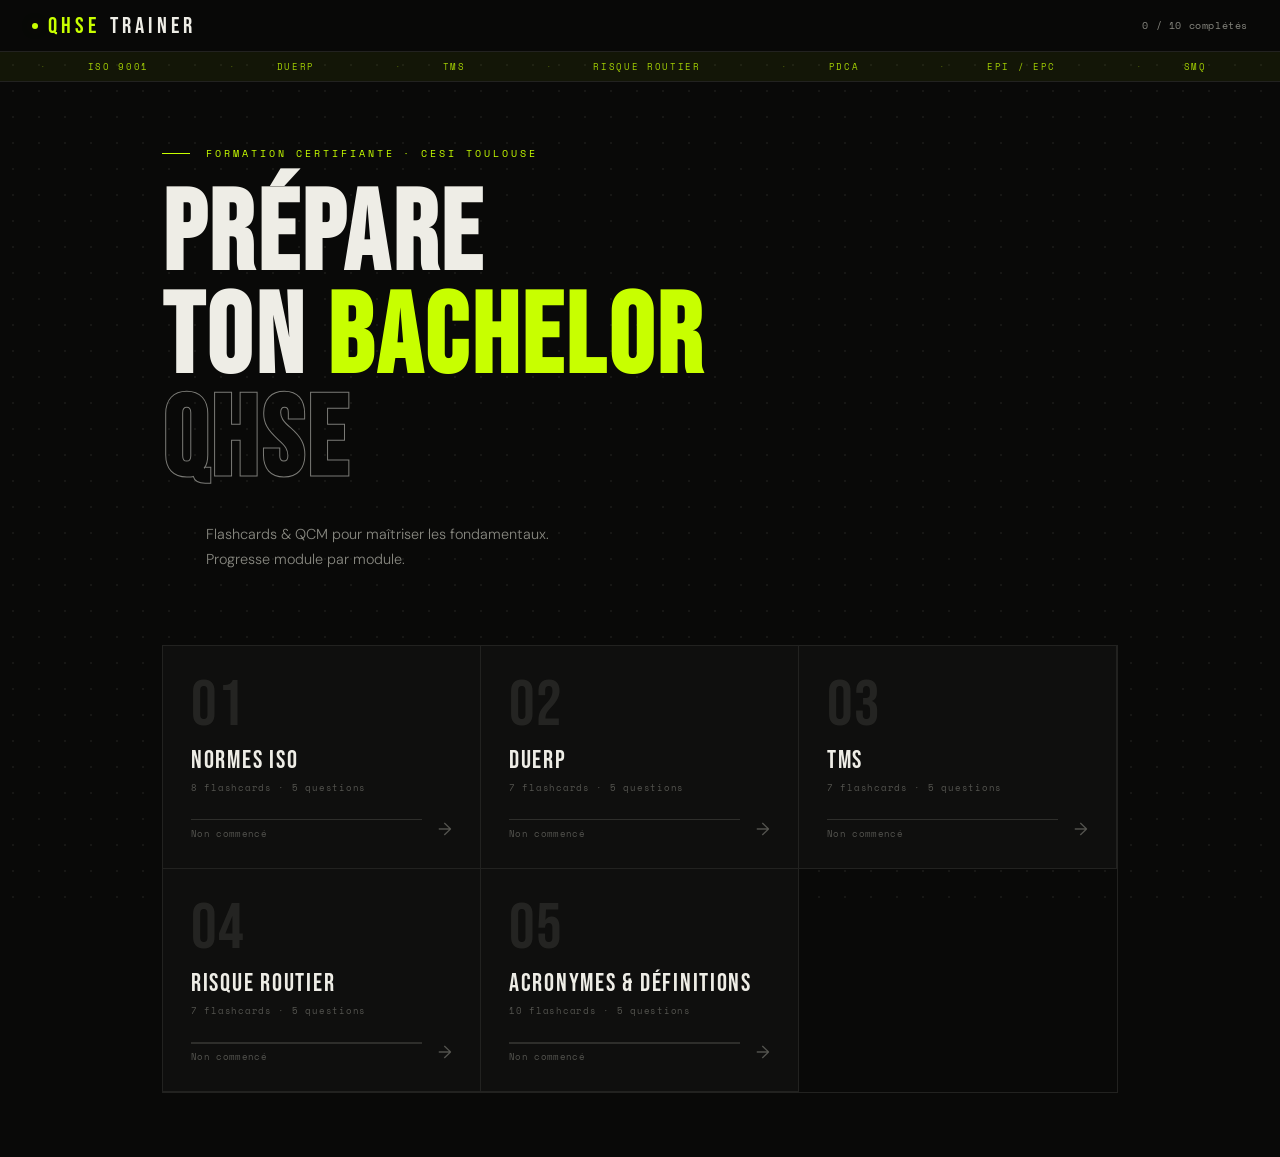
<file: index.html>
<!DOCTYPE html>
<html lang="fr">
<head>
<meta charset="UTF-8">
<meta name="viewport" content="width=device-width, initial-scale=1.0">
<title>QHSE Trainer</title>
<link rel="preconnect" href="https://fonts.googleapis.com">
<link href="https://fonts.googleapis.com/css2?family=Bebas+Neue&family=Space+Mono:ital,wght@0,400;0,700;1,400&family=DM+Sans:opsz,wght@9..40,300;9..40,400;9..40,500&display=swap" rel="stylesheet">
<style>
:root {
  --bg: #090908;
  --surface: #0F0F0E;
  --surface2: #161614;
  --border: #222220;
  --border2: #2E2E2B;
  --lime: #C8FF00;
  --lime-dim: rgba(200,255,0,0.055);
  --lime-glow: 0 0 24px rgba(200,255,0,0.18);
  --white: #EEEDE6;
  --gray: #555550;
  --gray2: #888880;
  --success: #00FF88;
  --error: #FF4422;
}

* { margin:0; padding:0; box-sizing:border-box; }

body {
  font-family:'DM Sans',sans-serif;
  background:var(--bg);
  color:var(--white);
  min-height:100vh;
  position:relative;
}

body::before {
  content:'';
  position:fixed;
  inset:0;
  background-image:radial-gradient(circle, #222220 1px, transparent 1px);
  background-size:26px 26px;
  pointer-events:none;
  z-index:0;
  opacity:0.55;
}

/* ── HEADER ── */
header {
  position:sticky;
  top:0;
  height:52px;
  padding:0 2rem;
  border-bottom:1px solid var(--border);
  display:flex;
  align-items:center;
  justify-content:space-between;
  background:rgba(9,9,8,0.94);
  backdrop-filter:blur(16px);
  z-index:200;
}

.logo {
  font-family:'Bebas Neue',sans-serif;
  font-size:1.45rem;
  letter-spacing:0.18em;
  color:var(--lime);
  display:flex;
  align-items:center;
  gap:0.6rem;
}
.logo::before {
  content:'';
  width:6px;
  height:6px;
  background:var(--lime);
  border-radius:50%;
  box-shadow:var(--lime-glow);
}
.logo span { color:var(--white); }

.header-stats {
  font-family:'Space Mono',monospace;
  font-size:0.62rem;
  color:var(--gray2);
  letter-spacing:0.06em;
}

/* ── TICKER ── */
.ticker-wrap {
  position:relative;
  z-index:1;
  overflow:hidden;
  height:30px;
  display:flex;
  align-items:center;
  border-bottom:1px solid var(--border);
  background:var(--lime-dim);
}

.ticker {
  display:flex;
  gap:0;
  animation:ticker 30s linear infinite;
  white-space:nowrap;
}

.ticker-item {
  font-family:'Space Mono',monospace;
  font-size:0.58rem;
  letter-spacing:0.18em;
  color:var(--lime);
  text-transform:uppercase;
  padding:0 2.5rem;
  opacity:0.8;
}

.ticker-item::before {
  content:'·';
  margin-right:2.5rem;
  opacity:0.4;
}

@keyframes ticker {
  from { transform:translateX(0); }
  to { transform:translateX(-50%); }
}

/* ── HOME ── */
.home {
  position:relative;
  z-index:1;
  max-width:1020px;
  margin:0 auto;
  padding:4rem 2rem;
}

.home-hero {
  margin-bottom:4.5rem;
}

.home-hero-eyebrow {
  font-family:'Space Mono',monospace;
  font-size:0.62rem;
  letter-spacing:0.3em;
  color:var(--lime);
  text-transform:uppercase;
  margin-bottom:1.5rem;
  display:flex;
  align-items:center;
  gap:1rem;
}
.home-hero-eyebrow::before {
  content:'';
  display:block;
  width:28px;
  height:1px;
  background:var(--lime);
}

.home-hero h1 {
  font-family:'Bebas Neue',sans-serif;
  font-size:clamp(3.8rem,9.5vw,7rem);
  line-height:0.92;
  letter-spacing:0.03em;
  margin-bottom:1.75rem;
}
.home-hero h1 em {
  font-style:normal;
  color:var(--lime);
}
.home-hero h1 .stroke {
  -webkit-text-stroke:1px rgba(238,237,230,0.5);
  color:transparent;
}

.home-hero p {
  font-size:0.9rem;
  color:var(--gray2);
  font-weight:300;
  line-height:1.75;
  max-width:360px;
  margin-left:calc(28px + 1rem);
}

/* ── MODULE GRID ── */
.modules-grid {
  display:grid;
  grid-template-columns:repeat(auto-fill, minmax(290px, 1fr));
  border:1px solid var(--border);
}

.module-card {
  background:var(--surface);
  padding:1.75rem;
  cursor:pointer;
  position:relative;
  overflow:hidden;
  border-right:1px solid var(--border);
  border-bottom:1px solid var(--border);
  transition:background 0.22s;
  animation:cardReveal 0.5s ease both;
}

@keyframes cardReveal {
  from { opacity:0; transform:translateY(14px); }
  to { opacity:1; transform:translateY(0); }
}

.module-card:nth-child(1){ animation-delay:0.04s; }
.module-card:nth-child(2){ animation-delay:0.09s; }
.module-card:nth-child(3){ animation-delay:0.14s; }
.module-card:nth-child(4){ animation-delay:0.19s; }
.module-card:nth-child(5){ animation-delay:0.24s; }

.module-card:hover { background:var(--surface2); }
.module-card:hover .module-num { color:var(--lime); opacity:1; }
.module-card:hover .card-go { color:var(--lime); transform:translateX(5px); }

.module-num {
  font-family:'Bebas Neue',sans-serif;
  font-size:4rem;
  line-height:1;
  color:var(--border2);
  opacity:0.7;
  margin-bottom:0.6rem;
  letter-spacing:0.02em;
  transition:color 0.22s, opacity 0.22s;
}

.module-title {
  font-family:'Bebas Neue',sans-serif;
  font-size:1.55rem;
  letter-spacing:0.07em;
  color:var(--white);
  margin-bottom:0.4rem;
  line-height:1.1;
}

.module-meta {
  font-family:'Space Mono',monospace;
  font-size:0.57rem;
  color:var(--gray);
  letter-spacing:0.08em;
  margin-bottom:1.5rem;
}

.module-bottom {
  display:flex;
  align-items:flex-end;
  justify-content:space-between;
}

.module-progress-wrap { flex:1; margin-right:1rem; }

.module-progress {
  height:1.5px;
  background:var(--border2);
  overflow:hidden;
  margin-bottom:0.4rem;
}

.module-progress-bar {
  height:100%;
  background:var(--lime);
  transition:width 0.9s cubic-bezier(0.4,0,0.2,1);
}

.module-score {
  font-family:'Space Mono',monospace;
  font-size:0.54rem;
  color:var(--gray);
  letter-spacing:0.04em;
}

.card-go {
  font-size:1.1rem;
  color:var(--gray);
  transition:color 0.22s, transform 0.22s;
}

/* ── CONTENT WRAPPER ── */
.content-wrap {
  position:relative;
  z-index:1;
  max-width:720px;
  margin:0 auto;
  padding:2.5rem 2rem;
}

/* ── BACK BTN ── */
.back-btn {
  font-family:'Space Mono',monospace;
  font-size:0.62rem;
  letter-spacing:0.18em;
  text-transform:uppercase;
  color:var(--gray2);
  background:none;
  border:none;
  cursor:pointer;
  padding:0;
  margin-bottom:2.75rem;
  display:flex;
  align-items:center;
  gap:0.6rem;
  transition:color 0.15s;
}
.back-btn:hover { color:var(--lime); }

/* ── MODULE HEADER ── */
.module-header {
  padding-bottom:2rem;
  margin-bottom:2.5rem;
  border-bottom:1px solid var(--border);
}

.eyebrow {
  font-family:'Space Mono',monospace;
  font-size:0.58rem;
  letter-spacing:0.28em;
  color:var(--lime);
  text-transform:uppercase;
  margin-bottom:0.75rem;
}

.module-header h2 {
  font-family:'Bebas Neue',sans-serif;
  font-size:2.8rem;
  letter-spacing:0.06em;
  line-height:1;
}

/* ── MODE SELECTOR ── */
.mode-selector {
  display:grid;
  grid-template-columns:1fr 1fr;
  border:1px solid var(--border);
}

.mode-btn {
  background:var(--surface);
  border:none;
  border-right:1px solid var(--border);
  padding:2rem 1.75rem;
  cursor:pointer;
  text-align:left;
  color:var(--white);
  transition:background 0.2s, box-shadow 0.2s;
  position:relative;
  overflow:hidden;
}
.mode-btn:last-child { border-right:none; }

.mode-btn:hover {
  background:var(--surface2);
  box-shadow:inset 0 0 0 1px var(--lime);
}
.mode-btn:hover .mode-arrow { opacity:1; transform:translateX(4px); color:var(--lime); }

.mode-btn-icon { font-size:1.4rem; margin-bottom:1rem; }

.mode-btn h3 {
  font-family:'Bebas Neue',sans-serif;
  font-size:1.45rem;
  letter-spacing:0.08em;
  margin-bottom:0.5rem;
}

.mode-btn p {
  font-size:0.82rem;
  color:var(--gray2);
  font-weight:300;
  line-height:1.55;
}

.mode-arrow {
  position:absolute;
  bottom:1.5rem;
  right:1.5rem;
  font-size:1rem;
  color:var(--lime);
  opacity:0;
  transition:opacity 0.2s, transform 0.2s, color 0.2s;
}

/* ── FLASHCARD ── */
.flashcard-container {
  perspective:1200px;
  margin-bottom:1.75rem;
}

.flashcard {
  width:100%;
  min-height:330px;
  position:relative;
  transform-style:preserve-3d;
  transition:transform 0.58s cubic-bezier(0.4,0,0.2,1);
  cursor:pointer;
}

.flashcard.flipped { transform:rotateY(180deg); }

.flashcard-front, .flashcard-back {
  position:absolute;
  width:100%;
  min-height:330px;
  backface-visibility:hidden;
  -webkit-backface-visibility:hidden;
  padding:2.75rem;
  display:flex;
  flex-direction:column;
  justify-content:center;
  align-items:center;
  text-align:center;
  border:1px solid var(--border);
}

.flashcard-front { background:var(--surface); }

.flashcard-back {
  background:#0C1200;
  border-color:var(--lime);
  transform:rotateY(180deg);
}

.card-label {
  font-family:'Space Mono',monospace;
  font-size:0.58rem;
  letter-spacing:0.28em;
  text-transform:uppercase;
  color:var(--gray);
  margin-bottom:1.5rem;
}
.flashcard-back .card-label { color:var(--lime); }

.card-question {
  font-family:'Bebas Neue',sans-serif;
  font-size:1.65rem;
  letter-spacing:0.04em;
  line-height:1.2;
  color:var(--white);
  max-width:500px;
}

.card-answer {
  font-size:0.88rem;
  line-height:1.85;
  color:var(--white);
  white-space:pre-line;
  text-align:left;
  max-width:480px;
  font-weight:300;
}

.card-hint {
  font-family:'Space Mono',monospace;
  font-size:0.56rem;
  color:var(--border2);
  margin-top:1.5rem;
  letter-spacing:0.12em;
  animation:blink 3s ease-in-out infinite;
}

@keyframes blink {
  0%,100% { opacity:0.35; }
  50% { opacity:0.9; }
}

/* ── FLASHCARD NAV ── */
.flashcard-nav {
  display:flex;
  align-items:center;
  justify-content:space-between;
  gap:1rem;
}

.nav-btn {
  background:var(--surface);
  border:1px solid var(--border);
  color:var(--white);
  padding:0.6rem 1.2rem;
  cursor:pointer;
  font-family:'Space Mono',monospace;
  font-size:0.62rem;
  letter-spacing:0.12em;
  text-transform:uppercase;
  transition:border-color 0.15s, color 0.15s;
}
.nav-btn:hover:not(:disabled) { border-color:var(--lime); color:var(--lime); }
.nav-btn:disabled { opacity:0.18; cursor:not-allowed; }

.card-counter {
  font-family:'Space Mono',monospace;
  font-size:0.72rem;
  color:var(--gray2);
  letter-spacing:0.06em;
}

/* ── QUIZ ── */
.quiz-progress-bar {
  height:2px;
  background:var(--border2);
  margin-bottom:2.5rem;
  overflow:hidden;
}

.quiz-progress-fill {
  height:100%;
  background:var(--lime);
  transition:width 0.5s cubic-bezier(0.4,0,0.2,1);
  box-shadow:0 0 10px rgba(200,255,0,0.5);
}

.quiz-question-text {
  font-family:'Bebas Neue',sans-serif;
  font-size:1.65rem;
  letter-spacing:0.04em;
  line-height:1.22;
  padding:1.75rem;
  background:var(--surface);
  border:1px solid var(--border);
  margin-bottom:1.25rem;
}

.quiz-q-label {
  font-family:'Space Mono',monospace;
  font-size:0.58rem;
  letter-spacing:0.22em;
  color:var(--lime);
  text-transform:uppercase;
  margin-bottom:0.75rem;
}

.quiz-choices { display:grid; gap:0.45rem; margin-bottom:1.5rem; }

.choice-btn {
  background:var(--surface);
  border:1px solid var(--border);
  padding:1rem 1.25rem;
  cursor:pointer;
  text-align:left;
  color:var(--white);
  font-size:0.88rem;
  font-family:'DM Sans',sans-serif;
  font-weight:400;
  transition:border-color 0.15s, background 0.15s;
  display:flex;
  align-items:center;
  gap:1rem;
}
.choice-btn:hover:not(:disabled) {
  border-color:var(--lime);
  background:var(--lime-dim);
}
.choice-btn:disabled { cursor:default; }
.choice-btn.correct { border-color:var(--success); background:rgba(0,255,136,0.06); color:var(--success); }
.choice-btn.wrong { border-color:var(--error); background:rgba(255,68,34,0.06); color:var(--error); }

.choice-letter {
  font-family:'Space Mono',monospace;
  font-size:0.58rem;
  width:22px; height:22px;
  border:1px solid var(--border2);
  display:flex; align-items:center; justify-content:center;
  flex-shrink:0;
  letter-spacing:0;
}
.choice-btn.correct .choice-letter { border-color:var(--success); }
.choice-btn.wrong .choice-letter { border-color:var(--error); }

/* ── RESULT ── */
.quiz-result {
  text-align:center;
  padding:3.5rem 1rem;
}

.result-score {
  font-family:'Bebas Neue',sans-serif;
  font-size:clamp(5rem,18vw,9rem);
  color:var(--lime);
  line-height:1;
  letter-spacing:0.02em;
  text-shadow:0 0 80px rgba(200,255,0,0.25), 0 0 30px rgba(200,255,0,0.18);
  margin-bottom:0.25rem;
}

.result-total {
  font-family:'Space Mono',monospace;
  font-size:0.68rem;
  color:var(--gray2);
  letter-spacing:0.12em;
  margin-bottom:1.25rem;
}

.result-message {
  font-size:0.95rem;
  color:var(--white);
  font-weight:300;
  margin-bottom:2.75rem;
}

.result-btns { display:flex; gap:0.75rem; justify-content:center; flex-wrap:wrap; }

.btn-primary {
  background:var(--lime);
  color:#090908;
  border:none;
  padding:0.9rem 2.25rem;
  cursor:pointer;
  font-family:'Bebas Neue',sans-serif;
  font-size:1.1rem;
  letter-spacing:0.14em;
  transition:box-shadow 0.2s, opacity 0.2s;
}
.btn-primary:hover { box-shadow:0 0 24px rgba(200,255,0,0.4); opacity:0.9; }

.btn-secondary {
  background:none;
  color:var(--white);
  border:1px solid var(--border2);
  padding:0.9rem 2.25rem;
  cursor:pointer;
  font-family:'Bebas Neue',sans-serif;
  font-size:1.1rem;
  letter-spacing:0.14em;
  transition:border-color 0.15s, color 0.15s;
}
.btn-secondary:hover { border-color:var(--gray2); }

/* ── UTILS ── */
@keyframes fadeUp {
  from { opacity:0; transform:translateY(10px); }
  to { opacity:1; transform:translateY(0); }
}
.fade-in { animation:fadeUp 0.3s ease both; }

.view { display:none; }
.view.active { display:block; }

/* ── RESPONSIVE ── */
@media(max-width:600px){
  header { padding:0 1rem; }
  .home { padding:2.25rem 1rem; }
  .content-wrap { padding:1.75rem 1rem; }
  .home-hero h1 { font-size:3.5rem; }
  .mode-selector { grid-template-columns:1fr; }
  .mode-btn { border-right:none; border-bottom:1px solid var(--border); }
  .mode-btn:last-child { border-bottom:none; }
  .flashcard-front,.flashcard-back { padding:2rem; min-height:280px; }
  .card-question { font-size:1.4rem; }
  .quiz-question-text { font-size:1.4rem; padding:1.25rem; }
  .result-score { font-size:5.5rem; }
}
</style>
</head>
<body>

<header>
  <div class="logo">QHSE<span>TRAINER</span></div>
  <div class="header-stats" id="headerStats">—</div>
</header>

<div class="ticker-wrap">
  <div class="ticker" id="ticker"></div>
</div>

<!-- HOME -->
<div id="homeView" class="view active">
  <div class="home">
    <div class="home-hero">
      <div class="home-hero-eyebrow">Formation certifiante · CESI Toulouse</div>
      <h1>Prépare<br>ton <em>Bachelor</em><br><span class="stroke">QHSE</span></h1>
      <p>Flashcards &amp; QCM pour maîtriser les fondamentaux. Progresse module par module.</p>
    </div>
    <div class="modules-grid" id="modulesGrid"></div>
  </div>
</div>

<!-- MODULE -->
<div id="moduleView" class="view">
  <div class="content-wrap">
    <button class="back-btn" onclick="goHome()">← Accueil</button>
    <div class="module-header">
      <div class="eyebrow">Module</div>
      <h2 id="moduleTitle"></h2>
    </div>
    <div class="mode-selector">
      <button class="mode-btn" onclick="startMode('flashcard')">
        <div class="mode-btn-icon">🃏</div>
        <h3>Flashcards</h3>
        <p>Révise les concepts clés. Clique pour révéler la réponse.</p>
        <span class="mode-arrow">→</span>
      </button>
      <button class="mode-btn" onclick="startMode('quiz')">
        <div class="mode-btn-icon">✅</div>
        <h3>Quiz QCM</h3>
        <p>Teste tes connaissances avec 4 choix possibles.</p>
        <span class="mode-arrow">→</span>
      </button>
    </div>
  </div>
</div>

<!-- FLASHCARD -->
<div id="flashcardView" class="view">
  <div class="content-wrap">
    <button class="back-btn" onclick="goModule()">← Module</button>
    <div class="flashcard-container">
      <div class="flashcard" id="flashcard" onclick="flipCard()">
        <div class="flashcard-front">
          <div class="card-label">Question</div>
          <div class="card-question" id="cardQuestion"></div>
          <div class="card-hint">· cliquer pour révéler ·</div>
        </div>
        <div class="flashcard-back">
          <div class="card-label">Réponse</div>
          <div class="card-answer" id="cardAnswer"></div>
        </div>
      </div>
    </div>
    <div class="flashcard-nav">
      <button class="nav-btn" id="prevBtn" onclick="prevCard()">← Préc.</button>
      <span class="card-counter" id="cardCounter"></span>
      <button class="nav-btn" id="nextBtn" onclick="nextCard()">Suiv. →</button>
    </div>
  </div>
</div>

<!-- QUIZ -->
<div id="quizView" class="view">
  <div class="content-wrap">
    <button class="back-btn" onclick="goModule()">← Module</button>
    <div class="quiz-progress-bar"><div class="quiz-progress-fill" id="quizProgressFill"></div></div>
    <div id="quizContent"></div>
  </div>
</div>

<script>
const TICKER_TERMS = ['ISO 9001','DUERP','TMS','Risque Routier','PDCA','EPI / EPC','SMQ','ISO 45001','ISO 14001','Amélioration Continue','Bachelor QHSE · CESI','OHSAS 18001','5S','ATEX','ICPE','KPI','AT / MP','CSE','CARSAT','INRS'];

// Build ticker (double for seamless loop)
const tickerEl = document.getElementById('ticker');
const tickerItems = [...TICKER_TERMS, ...TICKER_TERMS].map(t => `<span class="ticker-item">${t}</span>`).join('');
tickerEl.innerHTML = tickerItems;

const modules = [
  {
    id:'iso', title:'Normes ISO', icon:'📋',
    flashcards:[
      {q:"Qu'est-ce que la norme ISO 9001 ?",a:"Norme internationale de management de la qualité. Elle définit les exigences pour un SMQ basé sur l'amélioration continue et la satisfaction client."},
      {q:"Quels sont les 7 principes du management de la qualité ?",a:"1. Orientation client\n2. Leadership\n3. Implication du personnel\n4. Approche processus\n5. Amélioration\n6. Prise de décision fondée sur des preuves\n7. Management des relations avec les parties intéressées"},
      {q:"Qu'est-ce que la roue de Deming (PDCA) ?",a:"Plan-Do-Check-Act : outil d'amélioration continue.\n• Plan : planifier les actions\n• Do : réaliser\n• Check : vérifier les résultats\n• Act : ajuster et standardiser"},
      {q:"Qu'est-ce que l'ISO 14001 ?",a:"Norme de management environnemental. Aide les organismes à améliorer leurs performances environnementales via un SME (Système de Management Environnemental)."},
      {q:"Qu'est-ce que l'ISO 45001 ?",a:"Norme de management de la santé et sécurité au travail. Remplace l'OHSAS 18001 depuis 2018. Vise à prévenir les accidents et maladies professionnelles."},
      {q:"Différence entre audit interne et externe ?",a:"• Audit interne (1ère partie) : réalisé par l'organisme lui-même\n• Audit externe 2ème partie : réalisé par des clients\n• Audit externe 3ème partie : organisme de certification indépendant"},
      {q:"Qu'est-ce qu'une non-conformité ?",a:"Non-satisfaction d'une exigence. Peut être majeure (absence totale) ou mineure (écart ponctuel ne remettant pas en cause le système)."},
      {q:"Qu'est-ce que l'approche processus (ISO 9001) ?",a:"Voir l'organisme comme un ensemble de processus interconnectés. Chaque processus a des entrées, activités, sorties et indicateurs de performance."},
    ],
    quiz:[
      {q:"Combien de principes de management de la qualité définit l'ISO 9001 ?",choices:["5","6","7","8"],answer:2},
      {q:"Que signifie PDCA ?",choices:["Plan-Do-Check-Act","Process-Design-Control-Audit","Plan-Deploy-Control-Assess","Process-Do-Check-Adjust"],answer:0},
      {q:"L'ISO 45001 concerne :",choices:["La qualité","L'environnement","La santé et sécurité au travail","La logistique"],answer:2},
      {q:"Un audit de certification est réalisé par :",choices:["L'entreprise elle-même","Un client","Un organisme tiers indépendant","L'inspection du travail"],answer:2},
      {q:"L'ISO 45001 remplace quelle norme ?",choices:["ISO 9001","OHSAS 18001","ISO 14001","ISO 26000"],answer:1},
    ]
  },
  {
    id:'duerp', title:'DUERP', icon:'⚠️',
    flashcards:[
      {q:"Que signifie DUERP ?",a:"Document Unique d'Évaluation des Risques Professionnels. Obligatoire depuis le décret du 5 novembre 2001 pour toute entreprise ayant au moins 1 salarié."},
      {q:"Qui est responsable du DUERP ?",a:"L'employeur est responsable de son élaboration et de sa mise à jour. Il peut déléguer sa réalisation mais reste responsable juridiquement."},
      {q:"Quelle est la fréquence de mise à jour du DUERP ?",a:"• Au minimum une fois par an\n• Lors de toute décision d'aménagement important\n• Lors d'un accident du travail\n• Lors de l'apparition d'un nouveau risque"},
      {q:"Quelles sont les étapes d'élaboration du DUERP ?",a:"1. Identifier les unités de travail\n2. Identifier les dangers\n3. Analyser les risques (fréquence × gravité)\n4. Hiérarchiser les risques\n5. Définir un plan d'actions\n6. Mettre à jour et suivre"},
      {q:"Quels sont les 9 principes généraux de prévention ?",a:"1. Éviter les risques\n2. Évaluer les risques\n3. Combattre à la source\n4. Adapter le travail à l'homme\n5. Tenir compte de l'évolution technique\n6. Remplacer le dangereux\n7. Planifier la prévention\n8. Protection collective avant individuelle\n9. Donner les instructions appropriées"},
      {q:"Quelle est la sanction en cas d'absence de DUERP ?",a:"Amende de 1 500 € (3 000 € en récidive). L'absence du DUERP peut être retenue comme faute inexcusable de l'employeur en cas d'accident du travail."},
      {q:"Comment se calcule la cotation d'un risque ?",a:"Cotation = Fréquence × Gravité\nCertaines méthodes ajoutent la Détectabilité (F × G × D).\nCela permet de hiérarchiser les risques et prioriser les actions de prévention."},
    ],
    quiz:[
      {q:"Le DUERP est obligatoire pour les entreprises ayant :",choices:["Au moins 10 salariés","Au moins 1 salarié","Au moins 50 salariés","Au moins 5 salariés"],answer:1},
      {q:"Quelle est la fréquence minimale de mise à jour du DUERP ?",choices:["Tous les 3 ans","Tous les 2 ans","Une fois par an","Tous les 6 mois"],answer:2},
      {q:"Parmi les 9 principes de prévention, quelle mesure est prioritaire ?",choices:["EPI","Protection individuelle","Protection collective","Formation"],answer:2},
      {q:"Qui est juridiquement responsable du DUERP ?",choices:["Le responsable HSE","Le CSE","L'employeur","Le médecin du travail"],answer:2},
      {q:"L'amende pour absence de DUERP est de :",choices:["500 €","1 000 €","1 500 €","3 000 €"],answer:2},
    ]
  },
  {
    id:'tms', title:'TMS', icon:'🦴',
    flashcards:[
      {q:"Que signifie TMS ?",a:"Troubles Musculo-Squelettiques. Affections touchant les muscles, tendons, nerfs et articulations, principalement liées aux conditions de travail."},
      {q:"Quelles zones du corps sont les plus touchées par les TMS ?",a:"• Membres supérieurs (épaules, coudes, poignets, mains) : ~80% des TMS\n• Membres inférieurs (genoux, hanches, pieds)\n• Rachis (lombalgies)"},
      {q:"Quels sont les facteurs de risque des TMS ?",a:"• Biomécaniques : postures contraignantes, efforts répétitifs, port de charges\n• Organisationnels : cadence élevée, manque de pauses\n• Psychosociaux : stress, manque d'autonomie\n• Environnementaux : froid, vibrations"},
      {q:"Quelle est la place des TMS parmi les maladies professionnelles ?",a:"1ère cause de maladie professionnelle en France. Représentent environ 87% des maladies professionnelles indemnisées."},
      {q:"Qu'est-ce que l'outil RULA ?",a:"Rapid Upper Limb Assessment : outil d'évaluation ergonomique des membres supérieurs. Évalue les postures de travail et identifie les risques de TMS par un score."},
      {q:"Quelles sont les mesures de prévention des TMS ?",a:"• Technique : améliorer les postes, outillage adapté, réduire les charges\n• Organisationnelle : rotation des postes, pauses, variation des tâches\n• Humaine : formation aux gestes et postures\n• Médicale : surveillance, déclaration précoce"},
      {q:"Seuil de manutention manuelle de charges",a:"Au-delà de 25 kg, une aide mécanique est recommandée pour un homme (15 kg pour une femme). La charge max réglementaire est de 55 kg pour les hommes."},
    ],
    quiz:[
      {q:"Les TMS représentent quelle proportion des MP en France ?",choices:["Environ 50%","Environ 65%","Environ 87%","Environ 95%"],answer:2},
      {q:"Quelle zone du corps est la plus touchée par les TMS ?",choices:["Membres inférieurs","Membres supérieurs","Rachis cervical","Tête"],answer:1},
      {q:"RULA est un outil qui permet d'évaluer :",choices:["Les risques chimiques","Les postures de travail","Le niveau de bruit","Le risque incendie"],answer:1},
      {q:"Seuil recommandé pour aide mécanique (homme) :",choices:["15 kg","20 kg","25 kg","30 kg"],answer:2},
      {q:"Lequel est un facteur psychosocial de TMS ?",choices:["Port de charges lourdes","Vibrations","Stress au travail","Températures basses"],answer:2},
    ]
  },
  {
    id:'routier', title:'Risque Routier', icon:'🚗',
    flashcards:[
      {q:"Qu'est-ce que le risque routier professionnel ?",a:"Risque d'accident de la circulation lors de déplacements effectués dans le cadre du travail : trajets domicile-travail et déplacements de mission."},
      {q:"Différence entre accident de mission et accident de trajet ?",a:"• Mission : lors d'un déplacement professionnel (salarié à disposition de l'employeur). Considéré comme AT.\n• Trajet : sur le parcours domicile-travail habituel. Régime intermédiaire entre AT et droit commun."},
      {q:"Le risque routier en chiffres",a:"1ère cause de mortalité au travail en France. Représente environ 40% des accidents mortels du travail. Plus de 400 décès par an en contexte professionnel."},
      {q:"Principales causes d'accidents de la route professionnels",a:"• Vitesse excessive\n• Alcool et stupéfiants\n• Fatigue et somnolence\n• Téléphone au volant\n• Mauvais entretien du véhicule\n• Non-respect du code de la route"},
      {q:"Qu'est-ce qu'un Plan de Déplacement Entreprise (PDE) ?",a:"Document définissant la politique de déplacements de l'entreprise. Vise à réduire les déplacements solo, favoriser les modes alternatifs, et sécuriser les déplacements professionnels."},
      {q:"Obligations de l'employeur face au risque routier",a:"• Intégrer le risque routier dans le DUERP\n• Vérifier la validité des permis\n• S'assurer de l'entretien des véhicules\n• Former et sensibiliser les conducteurs\n• Mettre en place une politique de déplacements"},
      {q:"Qu'est-ce que l'éco-conduite ?",a:"Style de conduite réduisant consommation et émissions tout en améliorant la sécurité : anticipation, vitesse modérée, entretien régulier du véhicule, gonflement correct des pneus."},
    ],
    quiz:[
      {q:"Le risque routier représente quelle proportion des accidents mortels du travail ?",choices:["Environ 20%","Environ 30%","Environ 40%","Environ 50%"],answer:2},
      {q:"Un accident lors d'un déplacement professionnel est :",choices:["Un accident de trajet","Un accident de mission (AT)","Un accident bénin","Pas un accident du travail"],answer:1},
      {q:"Quelle est la 1ère cause de mortalité au travail en France ?",choices:["Les chutes de hauteur","Les risques chimiques","Le risque routier","Les TMS"],answer:2},
      {q:"PDE signifie :",choices:["Plan de Déplacement Entreprise","Plan de Développement Environnemental","Programme de Déplacement Écologique","Plan de Déchets Entreprise"],answer:0},
      {q:"Le risque routier doit être intégré dans :",choices:["Le règlement intérieur uniquement","Le DUERP","Seulement la charte conducteur","Le bilan social"],answer:1},
    ]
  },
  {
    id:'acronymes', title:'Acronymes & Définitions', icon:'📚',
    flashcards:[
      {q:"QHSE",a:"Qualité, Hygiène, Sécurité, Environnement"},
      {q:"SMQ / SME / SMSST",a:"• SMQ : Système de Management de la Qualité\n• SME : Système de Management de l'Environnement\n• SMSST : Système de Management de la Santé et Sécurité au Travail"},
      {q:"AT / MP",a:"• AT : Accident du Travail\n• MP : Maladie Professionnelle"},
      {q:"EPI / EPC",a:"• EPI : Équipements de Protection Individuelle (casque, gants, lunettes...)\n• EPC : Équipements de Protection Collective (garde-corps, filets, aspiration...)"},
      {q:"CSE / CHSCT",a:"• CHSCT : Comité d'Hygiène, de Sécurité et des Conditions de Travail (ancien)\n• CSE : Comité Social et Économique (remplace CHSCT, CE et DP depuis 2018)"},
      {q:"CARSAT / INRS / DREAL",a:"• CARSAT : Caisse d'Assurance Retraite et de la Santé au Travail\n• INRS : Institut National de Recherche et de Sécurité\n• DREAL : Direction Régionale de l'Environnement, de l'Aménagement et du Logement"},
      {q:"TFf / TGf",a:"• TFf (Taux de Fréquence) = AT avec arrêt × 10⁶ / heures travaillées\n• TGf (Taux de Gravité) = Journées perdues × 10³ / heures travaillées"},
      {q:"ICPE / ATEX",a:"• ICPE : Installation Classée pour la Protection de l'Environnement\n• ATEX : ATmosphère EXplosible — zone à risque d'explosion"},
      {q:"5S",a:"Méthode japonaise d'organisation :\n• Seiri = Trier\n• Seiton = Ranger\n• Seiso = Nettoyer\n• Seiketsu = Standardiser\n• Shitsuke = Maintenir"},
      {q:"PDCA / KPI",a:"• PDCA : Plan-Do-Check-Act (roue de Deming, amélioration continue)\n• KPI : Key Performance Indicator (indicateur clé de performance)"},
    ],
    quiz:[
      {q:"Que signifie EPI ?",choices:["Équipements Prioritaires Industriels","Équipements de Protection Individuelle","Évaluation des Performances Internes","Équipements de Prévention des Incidents"],answer:1},
      {q:"Le CSE a remplacé quel organisme en 2018 ?",choices:["La CARSAT","L'INRS","Le CHSCT","La DREAL"],answer:2},
      {q:"Le Taux de Fréquence se calcule avec quel multiplicateur ?",choices:["10²","10³","10⁶","10⁹"],answer:2},
      {q:"ICPE signifie :",choices:["Installation Classée pour la Protection de l'Environnement","Indicateur de Conformité des Processus Environnementaux","Inspection des Conditions de Protection des Employés","Instance de Contrôle des Procédures Environnementales"],answer:0},
      {q:"La méthode 5S vient de :",choices:["France","États-Unis","Allemagne","Japon"],answer:3},
    ]
  }
];

let state = {
  moduleId:null, cardIndex:0, isFlipped:false,
  quizIndex:0, quizScore:0, quizAnswered:false,
  progress: JSON.parse(localStorage.getItem('qhse_progress')||'{}')
};

const getModule = () => modules.find(m => m.id === state.moduleId);

function saveProgress(id, mode, score, total){
  if(!state.progress[id]) state.progress[id] = {};
  state.progress[id][mode] = { score, total, date: new Date().toISOString() };
  localStorage.setItem('qhse_progress', JSON.stringify(state.progress));
  updateHeader();
}

function updateHeader(){
  let total = modules.length * 2, done = 0;
  modules.forEach(m => {
    if(state.progress[m.id]?.quiz) done++;
    if(state.progress[m.id]?.flashcard) done++;
  });
  document.getElementById('headerStats').textContent = `${done} / ${total} complétés`;
}

function getScore(id){
  const p = state.progress[id];
  if(!p?.quiz) return null;
  return Math.round((p.quiz.score / p.quiz.total) * 100);
}

function showView(id){
  document.querySelectorAll('.view').forEach(v => v.classList.remove('active'));
  document.getElementById(id).classList.add('active');
  window.scrollTo(0, 0);
}

function renderHome(){
  document.getElementById('modulesGrid').innerHTML = modules.map((m, i) => {
    const sc = getScore(m.id);
    const hasF = !!state.progress[m.id]?.flashcard;
    return `<div class="module-card" onclick="openModule('${m.id}')">
      <div class="module-num">${String(i+1).padStart(2,'0')}</div>
      <div class="module-title">${m.title}</div>
      <div class="module-meta">${m.flashcards.length} flashcards · ${m.quiz.length} questions</div>
      <div class="module-bottom">
        <div class="module-progress-wrap">
          <div class="module-progress"><div class="module-progress-bar" style="width:${sc ?? 0}%"></div></div>
          <div class="module-score">${sc !== null ? `Quiz ${sc}% · FC ${hasF ? '✓' : '—'}` : 'Non commencé'}</div>
        </div>
        <span class="card-go">→</span>
      </div>
    </div>`;
  }).join('');
  updateHeader();
  showView('homeView');
}

function openModule(id){
  state.moduleId = id;
  const m = getModule();
  document.getElementById('moduleTitle').textContent = m.title;
  showView('moduleView');
}

function goHome(){ renderHome(); }
function goModule(){ openModule(state.moduleId); }

function startMode(mode){
  const m = getModule();
  if(mode === 'flashcard'){
    state.cardIndex = 0; state.isFlipped = false;
    renderFlashcard();
    showView('flashcardView');
    saveProgress(m.id, 'flashcard', 1, 1);
  } else {
    state.quizIndex = 0; state.quizScore = 0; state.quizAnswered = false;
    renderQuizQuestion();
    showView('quizView');
  }
}

function renderFlashcard(){
  const m = getModule();
  const card = m.flashcards[state.cardIndex];
  document.getElementById('flashcard').classList.remove('flipped');
  state.isFlipped = false;
  document.getElementById('cardQuestion').textContent = card.q;
  document.getElementById('cardAnswer').textContent = card.a;
  document.getElementById('cardCounter').textContent = `${state.cardIndex + 1} / ${m.flashcards.length}`;
  document.getElementById('prevBtn').disabled = state.cardIndex === 0;
  document.getElementById('nextBtn').disabled = state.cardIndex === m.flashcards.length - 1;
}

function flipCard(){
  state.isFlipped = !state.isFlipped;
  document.getElementById('flashcard').classList.toggle('flipped');
}

function prevCard(){ if(state.cardIndex > 0){ state.cardIndex--; renderFlashcard(); } }
function nextCard(){ const m = getModule(); if(state.cardIndex < m.flashcards.length - 1){ state.cardIndex++; renderFlashcard(); } }

function renderQuizQuestion(){
  const m = getModule(); const total = m.quiz.length;
  if(state.quizIndex >= total){ renderQuizResult(); return; }
  const q = m.quiz[state.quizIndex];
  document.getElementById('quizProgressFill').style.width = (state.quizIndex / total * 100) + '%';
  document.getElementById('quizContent').innerHTML = `
    <div class="quiz-question-text fade-in">
      <div class="quiz-q-label">Question ${state.quizIndex + 1} / ${total}</div>
      ${q.q}
    </div>
    <div class="quiz-choices">
      ${q.choices.map((c,i) => `<button class="choice-btn" onclick="answerQuiz(${i})">
        <span class="choice-letter">${['A','B','C','D'][i]}</span>${c}
      </button>`).join('')}
    </div>`;
  state.quizAnswered = false;
}

function answerQuiz(chosen){
  if(state.quizAnswered) return;
  state.quizAnswered = true;
  const q = getModule().quiz[state.quizIndex];
  document.querySelectorAll('.choice-btn').forEach((btn,i) => {
    btn.disabled = true;
    if(i === q.answer) btn.classList.add('correct');
    else if(i === chosen && chosen !== q.answer) btn.classList.add('wrong');
  });
  if(chosen === q.answer) state.quizScore++;
  setTimeout(() => { state.quizIndex++; renderQuizQuestion(); }, 1300);
}

function renderQuizResult(){
  const m = getModule(); const total = m.quiz.length;
  const pct = Math.round(state.quizScore / total * 100);
  document.getElementById('quizProgressFill').style.width = '100%';
  const msg = pct >= 80 ? '🎯 Excellent — tu maîtrises ce module.' : pct >= 60 ? '👍 Bien — quelques points à revoir encore.' : '📖 Continue à réviser, tu vas y arriver !';
  saveProgress(m.id, 'quiz', state.quizScore, total);
  document.getElementById('quizContent').innerHTML = `
    <div class="quiz-result fade-in">
      <div class="result-score">${pct}%</div>
      <div class="result-total">${state.quizScore} / ${total} bonnes réponses</div>
      <div class="result-message">${msg}</div>
      <div class="result-btns">
        <button class="btn-primary" onclick="startMode('quiz')">Recommencer</button>
        <button class="btn-secondary" onclick="goModule()">Retour au module</button>
      </div>
    </div>`;
}

renderHome();
</script>
</body>
</html>
</file>
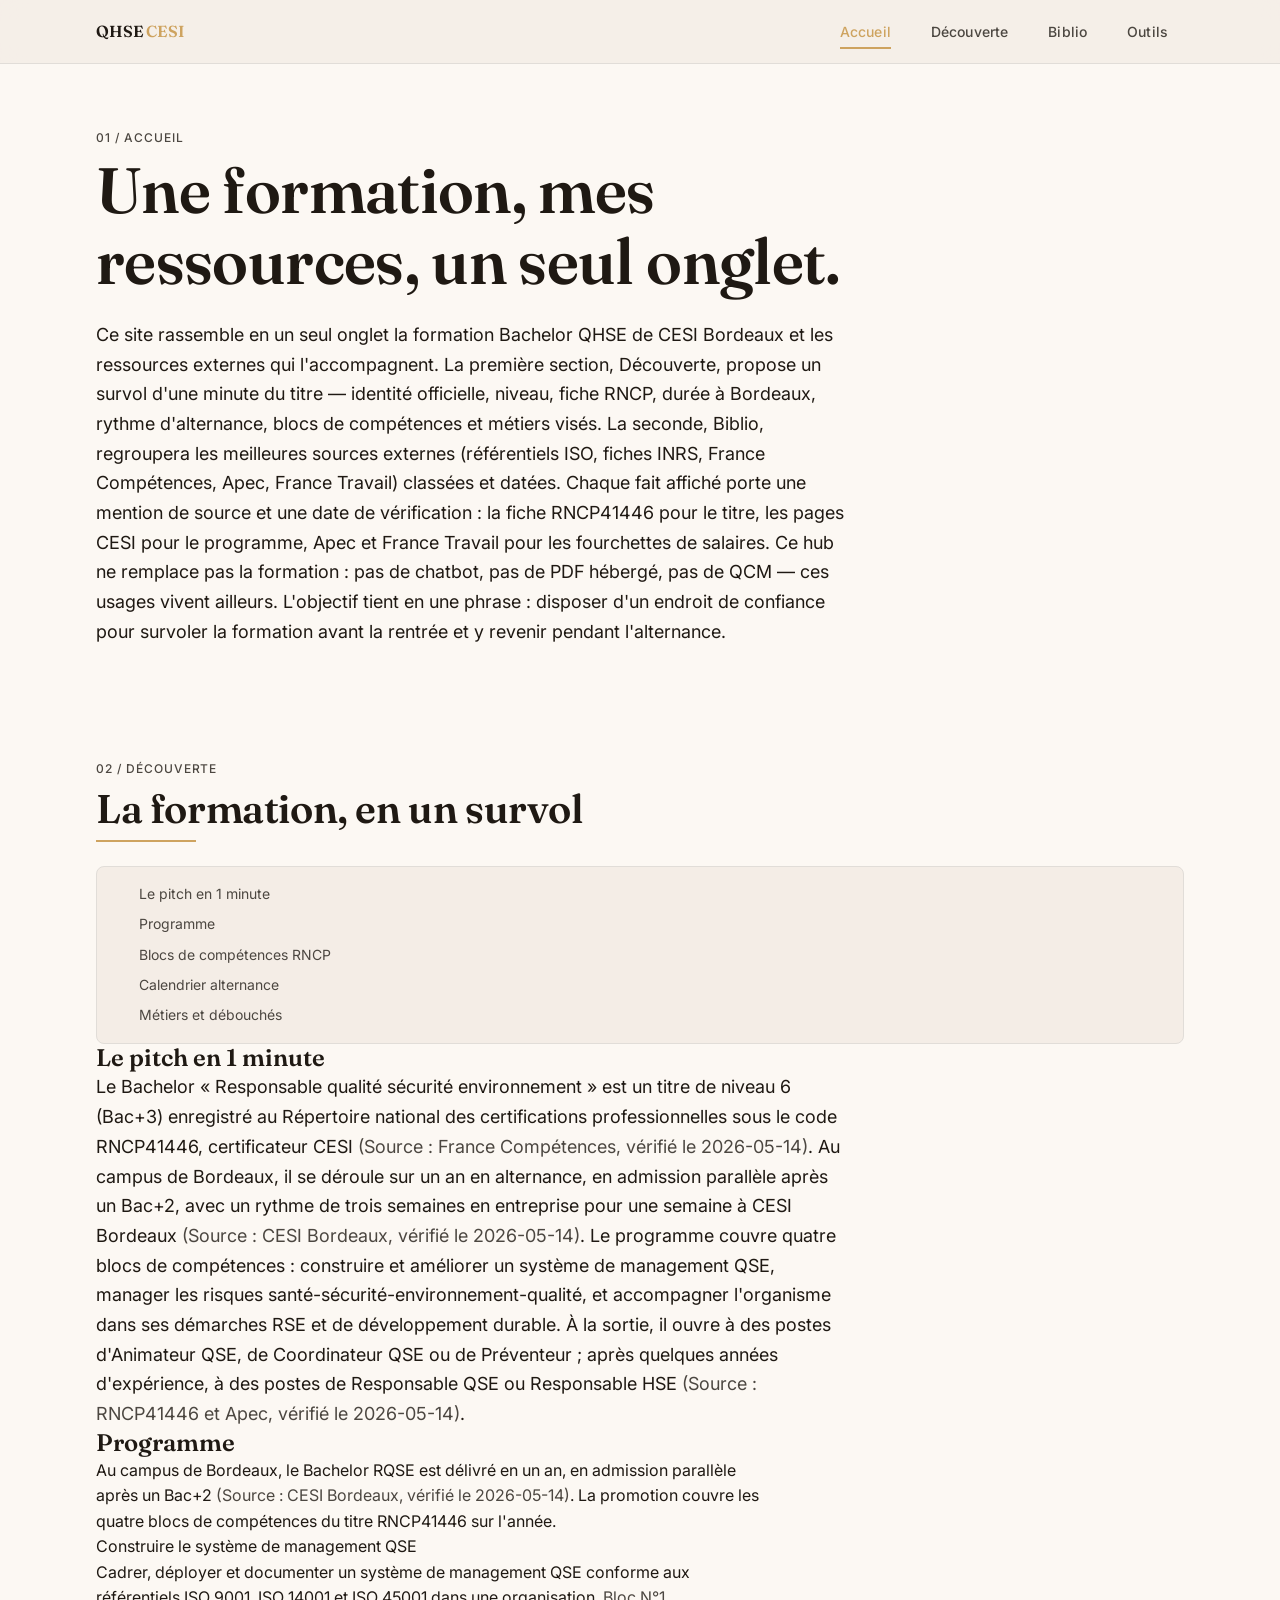
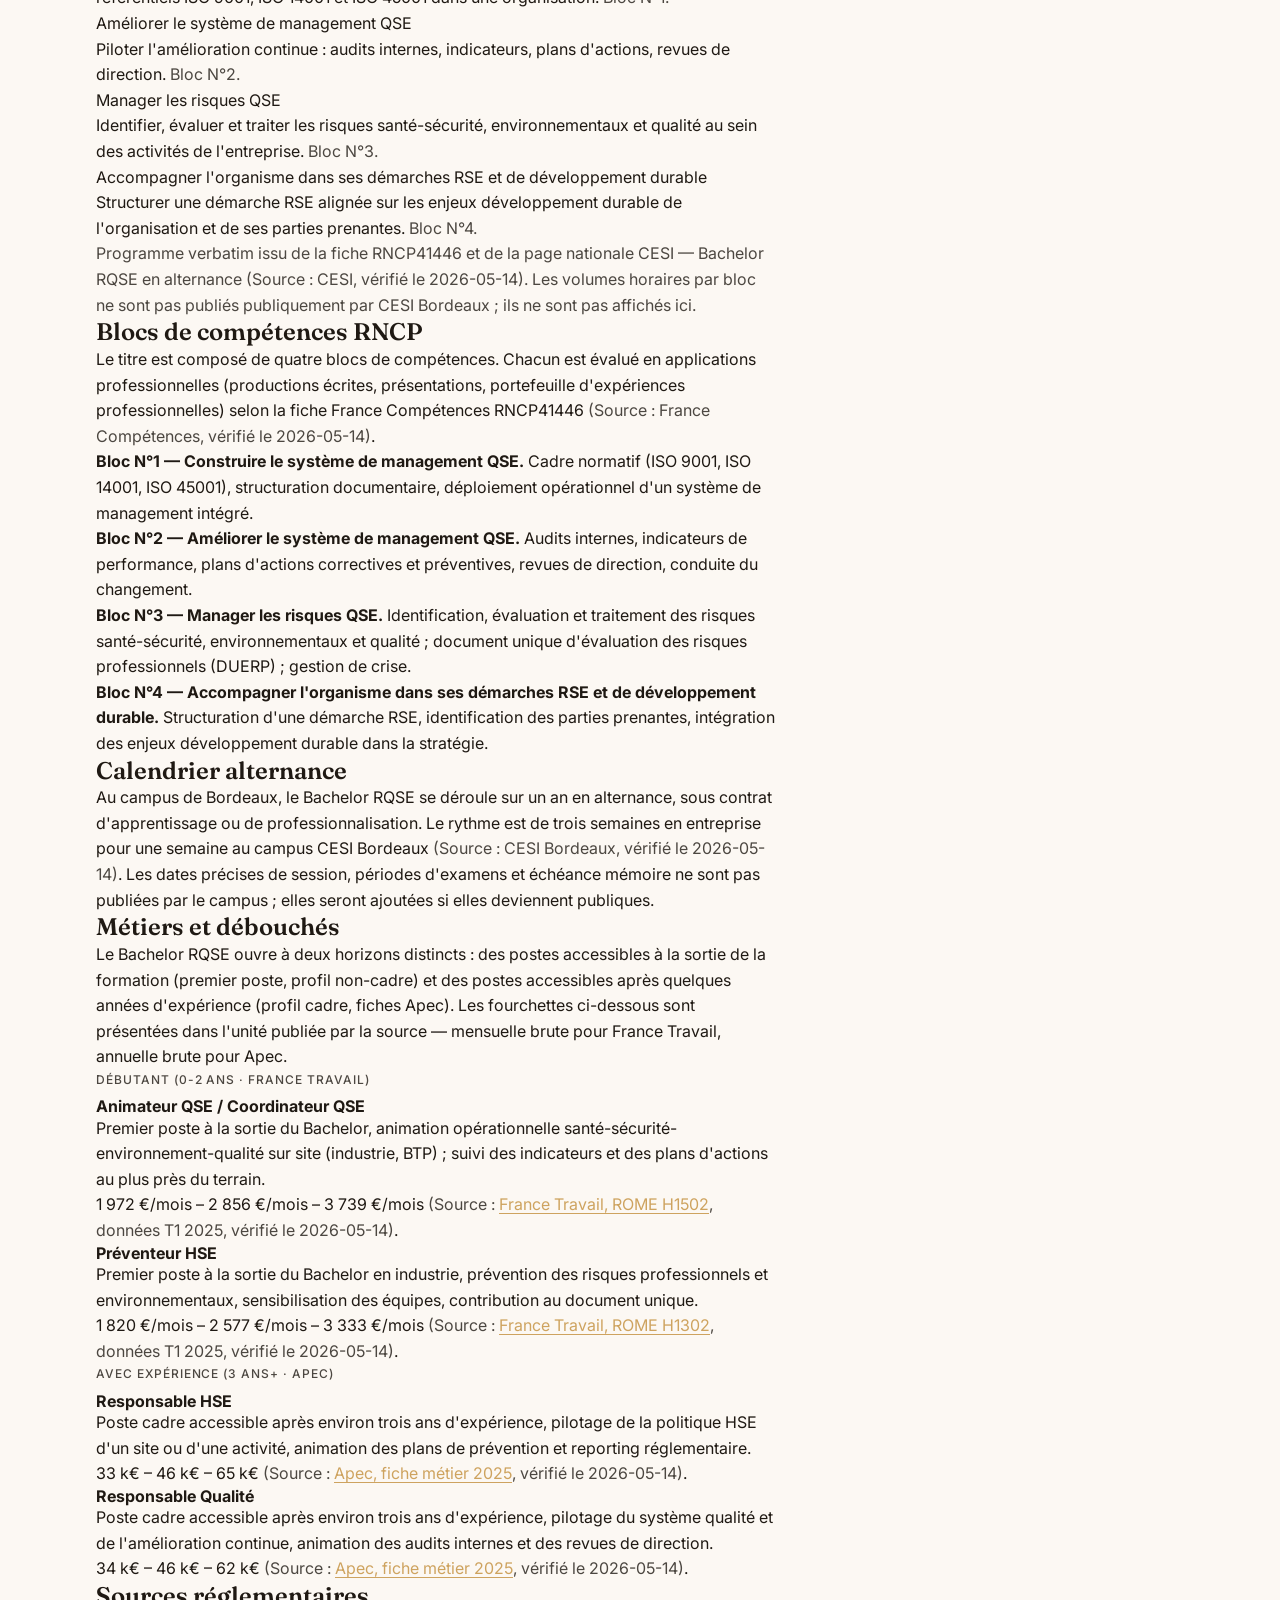
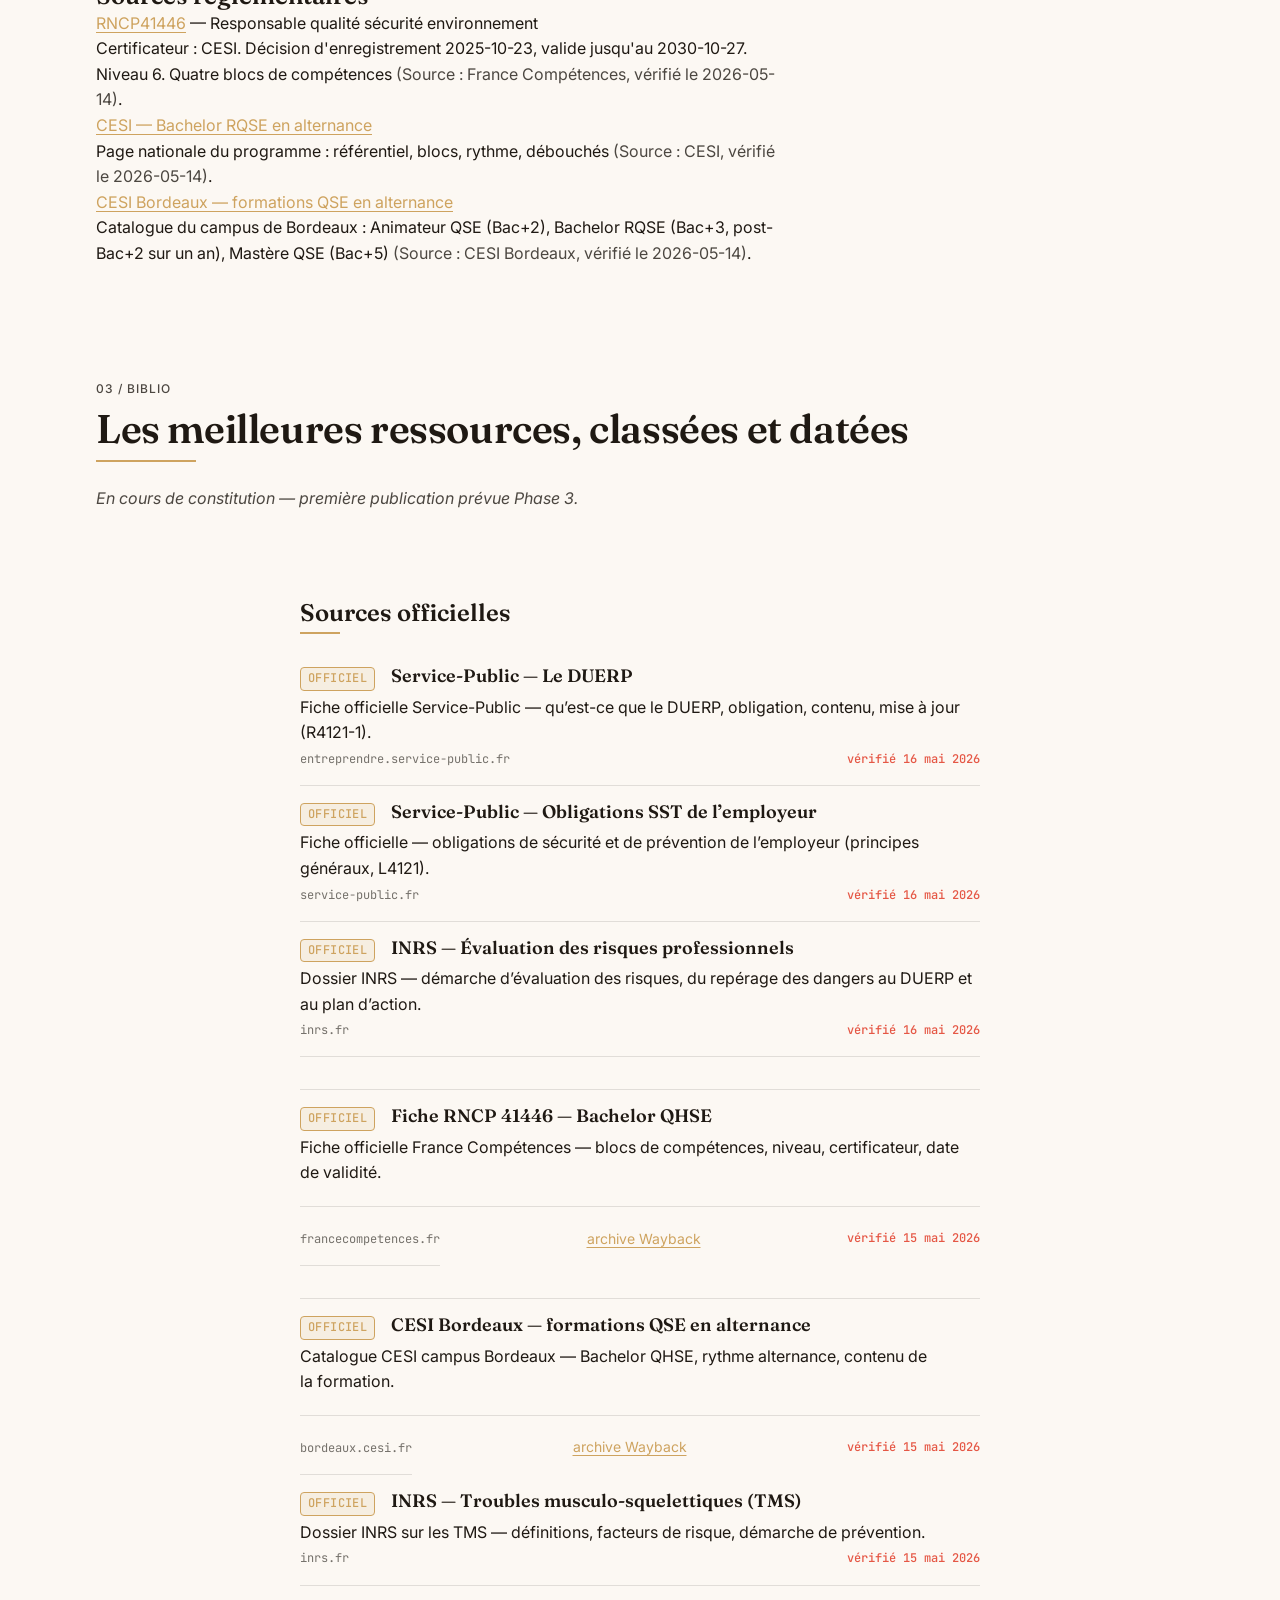
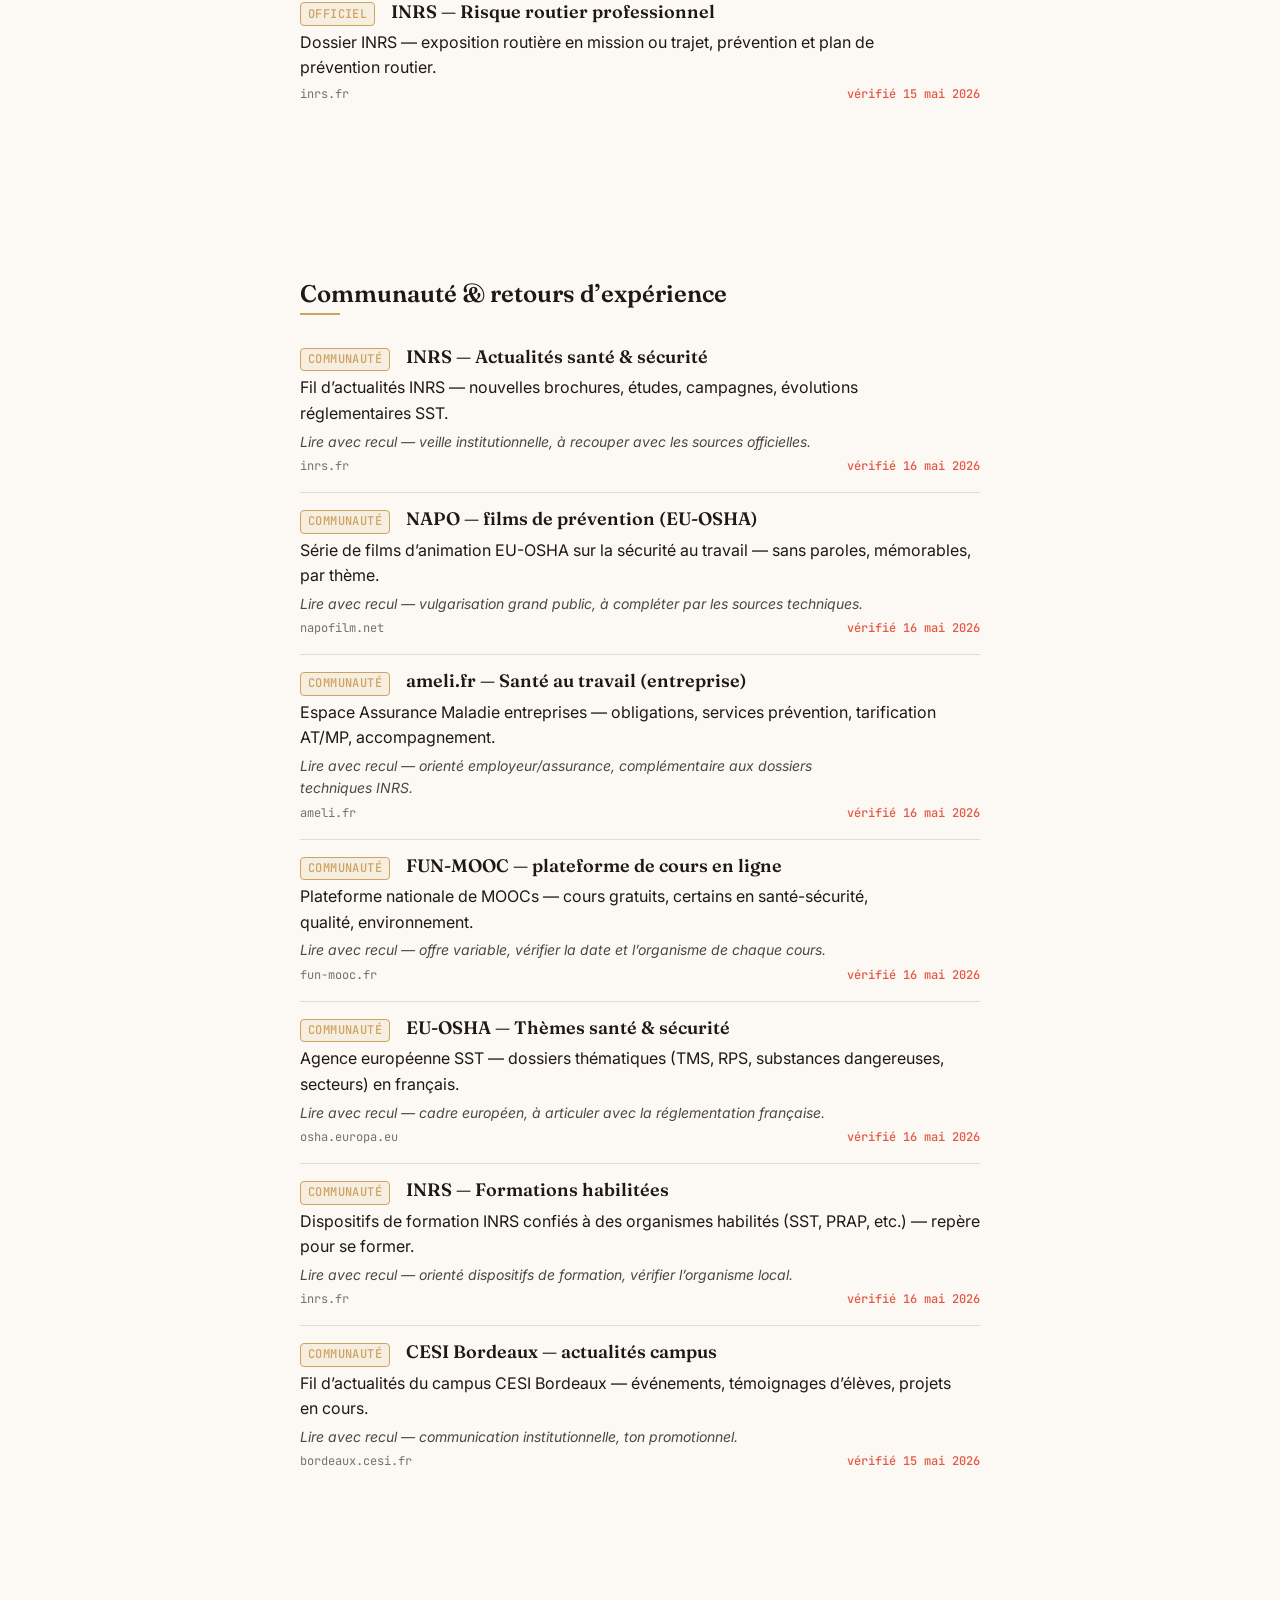
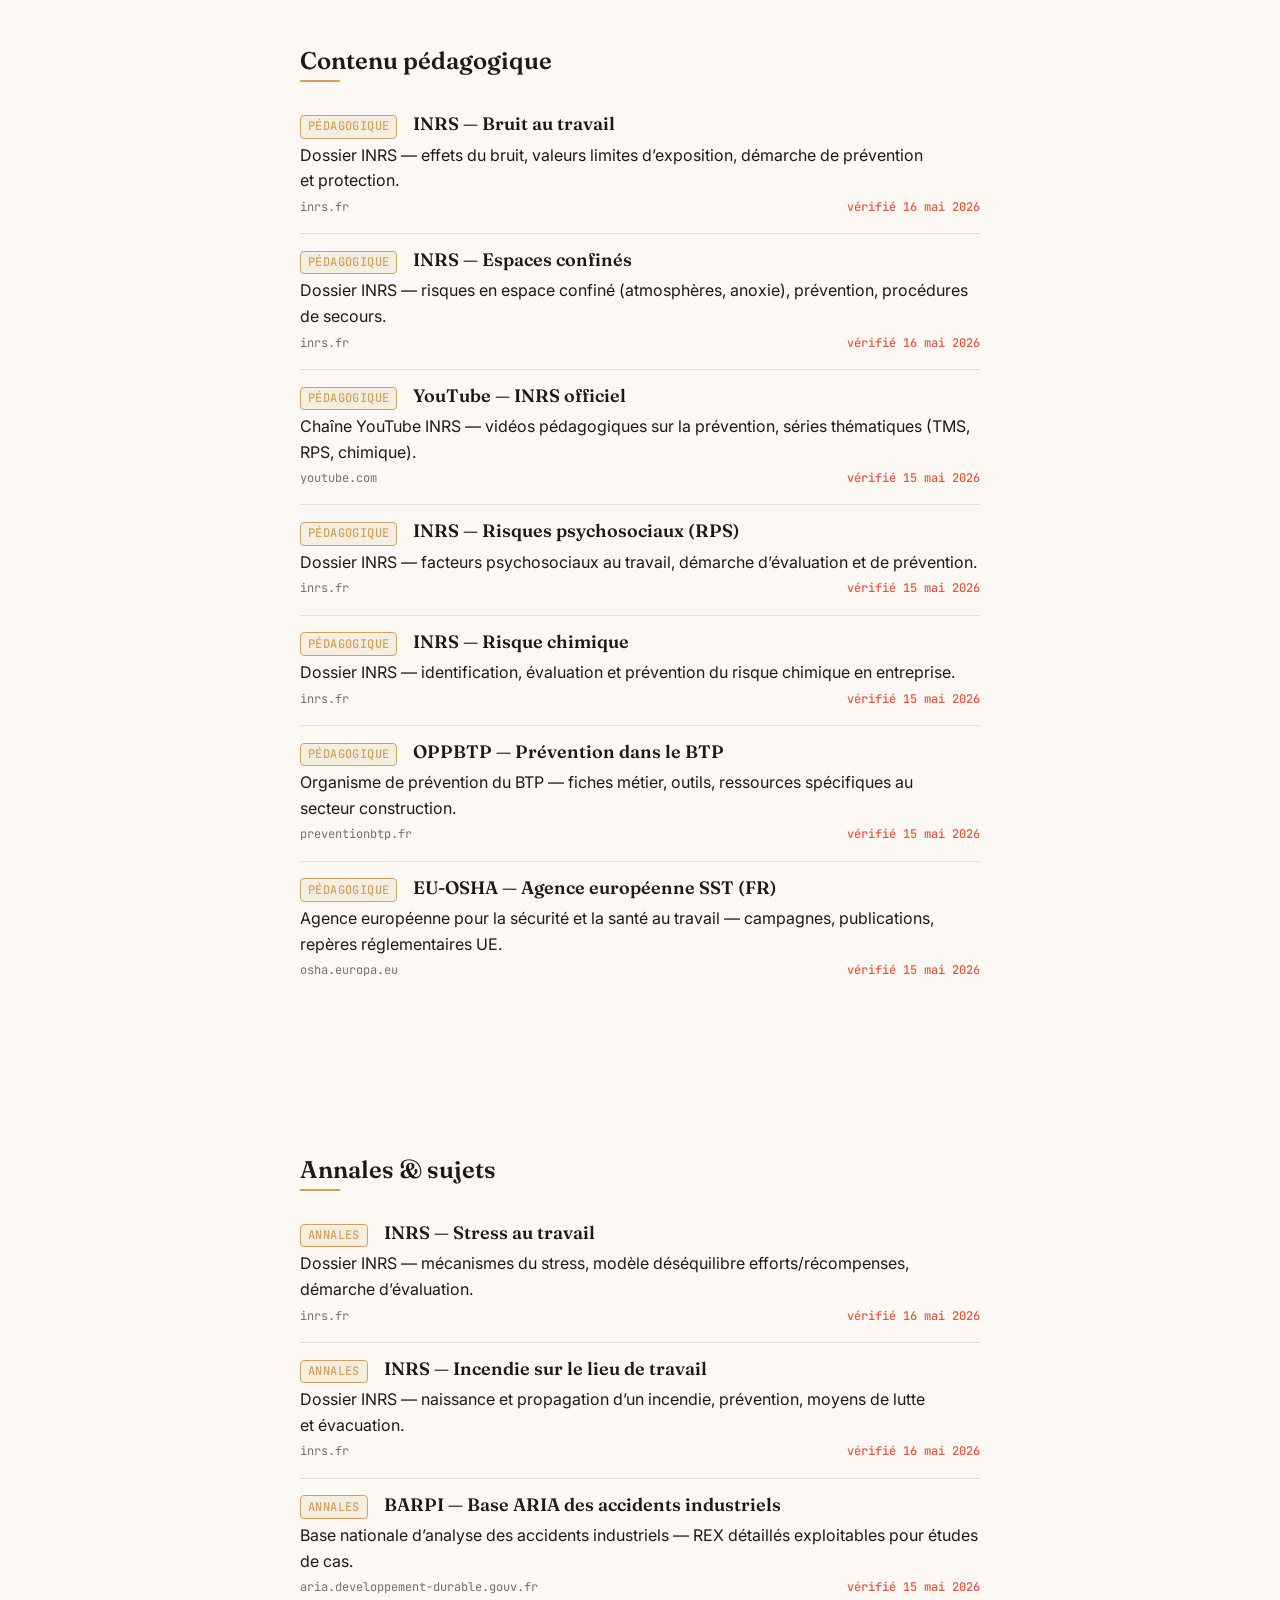
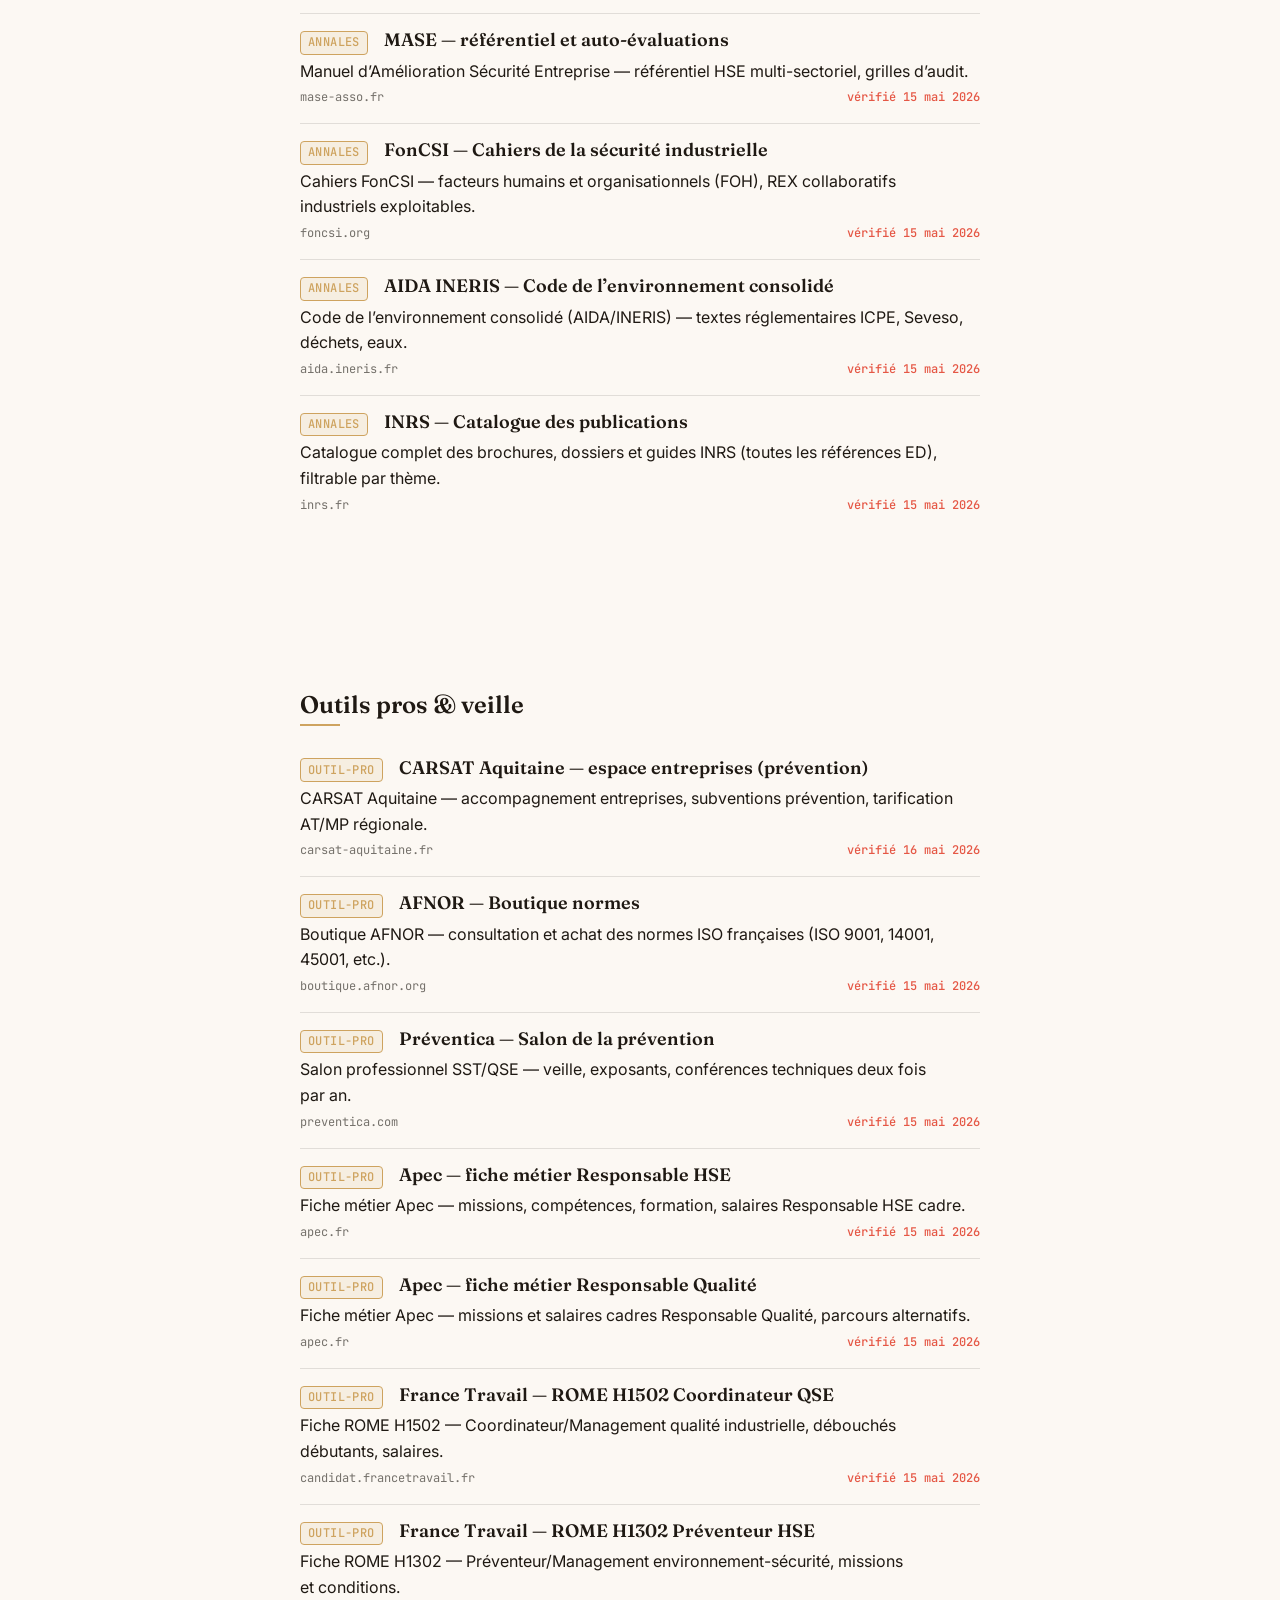
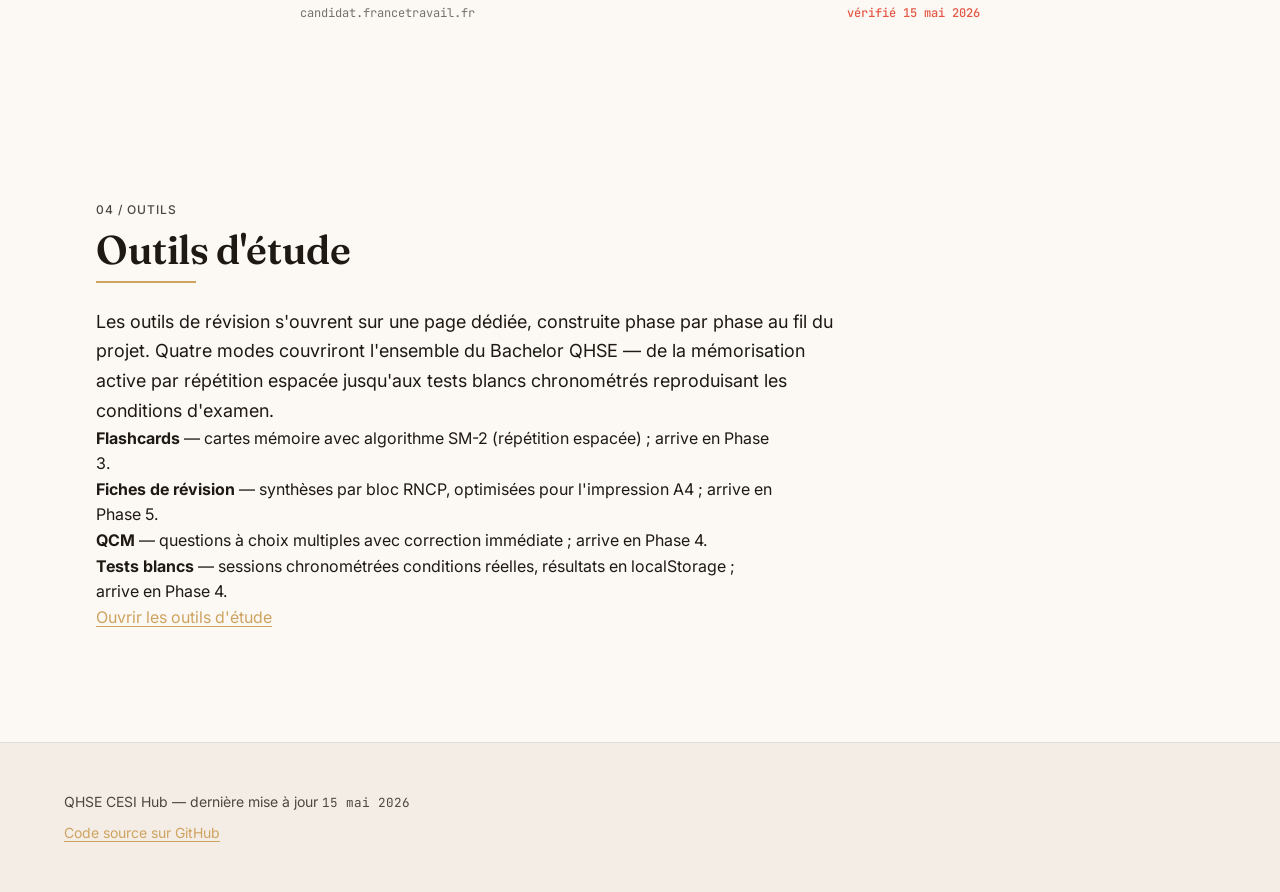
<file: qhse-cesi/index.html>
<!DOCTYPE html>
<html lang="fr">
<head>
  <meta charset="UTF-8">
  <meta name="viewport" content="width=device-width, initial-scale=1">
  <meta name="color-scheme" content="dark light">
  <meta name="description" content="QHSE CESI Hub — point d'entrée personnel pour le Bachelor QHSE de CESI Bordeaux : formation et ressources externes regroupées.">
  <title>QHSE CESI Hub — Bachelor QHSE CESI Bordeaux</title>

  <!-- Google Fonts: dual preconnect + single CSS2 stylesheet request (Fraunces + Inter + JetBrains Mono) -->
  <link rel="preconnect" href="https://fonts.googleapis.com">
  <link rel="preconnect" href="https://fonts.gstatic.com" crossorigin>
  <link href="https://fonts.googleapis.com/css2?family=Fraunces:opsz,wght@9..144,400;9..144,600;9..144,700&family=Inter:wght@400;500;600;700&family=JetBrains+Mono:wght@400;500&display=swap" rel="stylesheet">

  <link rel="stylesheet" href="chassis.css">
</head>
<body>
  <!-- Skip-link: must be the very first focusable element in <body>. -->
  <a class="skip-link" href="#main">Aller au contenu principal</a>

  <header role="banner">
    <div class="header__inner">
      <a class="brand" href="#accueil">QHSE&nbsp;<em>CESI</em></a>

      <!-- CSS-only burger: hidden checkbox + label. JS only flips checked=false on link tap. -->
      <input type="checkbox" id="nav-toggle" class="nav-toggle" aria-label="Ouvrir le menu">
      <label for="nav-toggle" class="burger">
        <!-- Lucide 'menu' (visible when unchecked) -->
        <svg class="icon-menu" xmlns="http://www.w3.org/2000/svg" width="24" height="24" viewBox="0 0 24 24" fill="none" stroke="currentColor" stroke-width="2" stroke-linecap="round" stroke-linejoin="round" aria-hidden="true">
          <line x1="4" y1="6" x2="20" y2="6"></line>
          <line x1="4" y1="12" x2="20" y2="12"></line>
          <line x1="4" y1="18" x2="20" y2="18"></line>
        </svg>
        <!-- Lucide 'x' (visible when checked) -->
        <svg class="icon-close" xmlns="http://www.w3.org/2000/svg" width="24" height="24" viewBox="0 0 24 24" fill="none" stroke="currentColor" stroke-width="2" stroke-linecap="round" stroke-linejoin="round" aria-hidden="true">
          <line x1="18" y1="6" x2="6" y2="18"></line>
          <line x1="6" y1="6" x2="18" y2="18"></line>
        </svg>
        <!-- Visually-hidden state spans (CSS-only aria-label alternation; NO JS mutation). -->
        <span class="sr-only" data-state="closed">Ouvrir le menu</span>
        <span class="sr-only" data-state="open">Fermer le menu</span>
      </label>

      <nav aria-label="Navigation principale">
        <ul class="nav__list">
          <li id="nav-accueil"><a href="#accueil" data-target="accueil">Accueil</a></li>
          <li id="nav-decouverte"><a href="#decouverte" data-target="decouverte">Découverte</a></li>
          <li id="nav-biblio"><a href="#biblio" data-target="biblio">Biblio</a></li>
          <li id="nav-outils"><a href="#outils" data-target="outils">Outils</a></li>
        </ul>
      </nav>
    </div>
  </header>

  <!-- Sentinel sits between header and main. IntersectionObserver toggles header.is-scrolled. -->
  <div id="header-sentinel" aria-hidden="true" style="height:1px;margin-top:-1px;"></div>

  <main id="main">
    <section id="accueil" aria-labelledby="h-accueil">
      <p class="eyebrow">01 / ACCUEIL</p>
      <h1 id="h-accueil">Une formation, mes ressources, un seul onglet.</h1>
      <p class="lead">Ce site rassemble en un seul onglet la formation Bachelor QHSE de CESI Bordeaux et les ressources externes qui l'accompagnent. La première section, Découverte, propose un survol d'une minute du titre — identité officielle, niveau, fiche RNCP, durée à Bordeaux, rythme d'alternance, blocs de compétences et métiers visés. La seconde, Biblio, regroupera les meilleures sources externes (référentiels ISO, fiches INRS, France Compétences, Apec, France Travail) classées et datées. Chaque fait affiché porte une mention de source et une date de vérification : la fiche <span class="mono">RNCP41446</span> pour le titre, les pages CESI pour le programme, Apec et France Travail pour les fourchettes de salaires. Ce hub ne remplace pas la formation : pas de chatbot, pas de PDF hébergé, pas de QCM — ces usages vivent ailleurs. L'objectif tient en une phrase : disposer d'un endroit de confiance pour survoler la formation avant la rentrée et y revenir pendant l'alternance.</p>
    </section>

    <section id="decouverte" aria-labelledby="h-decouverte">
      <p class="eyebrow">02 / DÉCOUVERTE</p>
      <h2 id="h-decouverte">La formation, en un survol</h2>

      <aside class="toc" aria-label="Sommaire de la section Découverte">
        <ol>
          <li><a href="#dec-pitch">Le pitch en 1 minute</a></li>
          <li><a href="#dec-programme">Programme</a></li>
          <li><a href="#dec-rncp">Blocs de compétences RNCP</a></li>
          <li><a href="#dec-calendrier">Calendrier alternance</a></li>
          <li><a href="#dec-metiers">Métiers et débouchés</a></li>
        </ol>
      </aside>

      <h3 id="dec-pitch" style="scroll-margin-top: var(--header-h)">Le pitch en 1 minute</h3>
      <p class="lead">Le Bachelor « Responsable qualité sécurité environnement » est un titre de niveau 6 (Bac+3) enregistré au Répertoire national des certifications professionnelles sous le code <span class="mono">RNCP41446</span>, certificateur CESI <span style="color: var(--ink-2)">(Source : France Compétences, vérifié le <span class="mono">2026-05-14</span>)</span>. Au campus de Bordeaux, il se déroule sur un an en alternance, en admission parallèle après un Bac+2, avec un rythme de trois semaines en entreprise pour une semaine à CESI Bordeaux <span style="color: var(--ink-2)">(Source : CESI Bordeaux, vérifié le <span class="mono">2026-05-14</span>)</span>. Le programme couvre quatre blocs de compétences : construire et améliorer un système de management QSE, manager les risques santé-sécurité-environnement-qualité, et accompagner l'organisme dans ses démarches RSE et de développement durable. À la sortie, il ouvre à des postes d'Animateur QSE, de Coordinateur QSE ou de Préventeur ; après quelques années d'expérience, à des postes de Responsable QSE ou Responsable HSE <span style="color: var(--ink-2)">(Source : <span class="mono">RNCP41446</span> et Apec, vérifié le <span class="mono">2026-05-14</span>)</span>.</p>

      <h3 id="dec-programme" style="scroll-margin-top: var(--header-h)">Programme</h3>
      <p>Au campus de Bordeaux, le Bachelor RQSE est délivré en un an, en admission parallèle après un Bac+2 <span style="color: var(--ink-2)">(Source : CESI Bordeaux, vérifié le <span class="mono">2026-05-14</span>)</span>. La promotion couvre les quatre blocs de compétences du titre <span class="mono">RNCP41446</span> sur l'année.</p>

      <dl>
        <dt>Construire le système de management QSE</dt>
        <dd>Cadrer, déployer et documenter un système de management QSE conforme aux référentiels ISO 9001, ISO 14001 et ISO 45001 dans une organisation. <span style="color: var(--ink-2)">Bloc N°1.</span></dd>

        <dt>Améliorer le système de management QSE</dt>
        <dd>Piloter l'amélioration continue : audits internes, indicateurs, plans d'actions, revues de direction. <span style="color: var(--ink-2)">Bloc N°2.</span></dd>

        <dt>Manager les risques QSE</dt>
        <dd>Identifier, évaluer et traiter les risques santé-sécurité, environnementaux et qualité au sein des activités de l'entreprise. <span style="color: var(--ink-2)">Bloc N°3.</span></dd>

        <dt>Accompagner l'organisme dans ses démarches RSE et de développement durable</dt>
        <dd>Structurer une démarche RSE alignée sur les enjeux développement durable de l'organisation et de ses parties prenantes. <span style="color: var(--ink-2)">Bloc N°4.</span></dd>
      </dl>

      <p style="color: var(--ink-2)">Programme verbatim issu de la fiche <span class="mono">RNCP41446</span> et de la page nationale CESI — Bachelor RQSE en alternance (Source : CESI, vérifié le <span class="mono">2026-05-14</span>). Les volumes horaires par bloc ne sont pas publiés publiquement par CESI Bordeaux ; ils ne sont pas affichés ici.</p>

      <h3 id="dec-rncp" style="scroll-margin-top: var(--header-h)">Blocs de compétences RNCP</h3>
      <p>Le titre est composé de quatre blocs de compétences. Chacun est évalué en applications professionnelles (productions écrites, présentations, portefeuille d'expériences professionnelles) selon la fiche France Compétences <span class="mono">RNCP41446</span> <span style="color: var(--ink-2)">(Source : France Compétences, vérifié le <span class="mono">2026-05-14</span>)</span>.</p>

      <ol>
        <li><strong>Bloc N°1 — Construire le système de management QSE.</strong> Cadre normatif (ISO 9001, ISO 14001, ISO 45001), structuration documentaire, déploiement opérationnel d'un système de management intégré.</li>

        <li><strong>Bloc N°2 — Améliorer le système de management QSE.</strong> Audits internes, indicateurs de performance, plans d'actions correctives et préventives, revues de direction, conduite du changement.</li>

        <li><strong>Bloc N°3 — Manager les risques QSE.</strong> Identification, évaluation et traitement des risques santé-sécurité, environnementaux et qualité ; document unique d'évaluation des risques professionnels (DUERP) ; gestion de crise.</li>

        <li><strong>Bloc N°4 — Accompagner l'organisme dans ses démarches RSE et de développement durable.</strong> Structuration d'une démarche RSE, identification des parties prenantes, intégration des enjeux développement durable dans la stratégie.</li>
      </ol>

      <h3 id="dec-calendrier" style="scroll-margin-top: var(--header-h)">Calendrier alternance</h3>
      <p>Au campus de Bordeaux, le Bachelor RQSE se déroule sur un an en alternance, sous contrat d'apprentissage ou de professionnalisation. Le rythme est de trois semaines en entreprise pour une semaine au campus CESI Bordeaux <span style="color: var(--ink-2)">(Source : CESI Bordeaux, vérifié le <span class="mono">2026-05-14</span>)</span>. Les dates précises de session, périodes d'examens et échéance mémoire ne sont pas publiées par le campus ; elles seront ajoutées si elles deviennent publiques.</p>

      <h3 id="dec-metiers" style="scroll-margin-top: var(--header-h)">Métiers et débouchés</h3>
      <p>Le Bachelor RQSE ouvre à deux horizons distincts : des postes accessibles à la sortie de la formation (premier poste, profil non-cadre) et des postes accessibles après quelques années d'expérience (profil cadre, fiches Apec). Les fourchettes ci-dessous sont présentées dans l'unité publiée par la source — mensuelle brute pour France Travail, annuelle brute pour Apec.</p>

      <p class="eyebrow">DÉBUTANT (0-2 ans · France Travail)</p>

      <article>
        <h4>Animateur QSE / Coordinateur QSE</h4>
        <p>Premier poste à la sortie du Bachelor, animation opérationnelle santé-sécurité-environnement-qualité sur site (industrie, BTP) ; suivi des indicateurs et des plans d'actions au plus près du terrain.</p>
        <p><span class="mono">1 972 €/mois – 2 856 €/mois – 3 739 €/mois</span> <span style="color: var(--ink-2)">(Source : <a href="https://candidat.francetravail.fr/metierscope/fiche-metier/H1502/management-et-ingenierie-qualite-industrielle" target="_blank" rel="noopener noreferrer">France Travail, ROME <span class="mono">H1502</span></a>, données T1 2025, vérifié le <span class="mono">2026-05-14</span>)</span>.</p>
      </article>

      <article>
        <h4>Préventeur HSE</h4>
        <p>Premier poste à la sortie du Bachelor en industrie, prévention des risques professionnels et environnementaux, sensibilisation des équipes, contribution au document unique.</p>
        <p><span class="mono">1 820 €/mois – 2 577 €/mois – 3 333 €/mois</span> <span style="color: var(--ink-2)">(Source : <a href="https://candidat.francetravail.fr/metierscope/fiche-metier/H1302/responsable-hygiene-securite-environnement-hse-en-industrie" target="_blank" rel="noopener noreferrer">France Travail, ROME <span class="mono">H1302</span></a>, données T1 2025, vérifié le <span class="mono">2026-05-14</span>)</span>.</p>
      </article>

      <p class="eyebrow">AVEC EXPÉRIENCE (3 ans+ · Apec)</p>

      <article>
        <h4>Responsable HSE</h4>
        <p>Poste cadre accessible après environ trois ans d'expérience, pilotage de la politique HSE d'un site ou d'une activité, animation des plans de prévention et reporting réglementaire.</p>
        <p><span class="mono">33 k€ – 46 k€ – 65 k€</span> <span style="color: var(--ink-2)">(Source : <a href="https://www.apec.fr/tous-nos-metiers/services-techniques/responsable-hse.html" target="_blank" rel="noopener noreferrer">Apec, fiche métier 2025</a>, vérifié le <span class="mono">2026-05-14</span>)</span>.</p>
      </article>

      <article>
        <h4>Responsable Qualité</h4>
        <p>Poste cadre accessible après environ trois ans d'expérience, pilotage du système qualité et de l'amélioration continue, animation des audits internes et des revues de direction.</p>
        <p><span class="mono">34 k€ – 46 k€ – 62 k€</span> <span style="color: var(--ink-2)">(Source : <a href="https://www.apec.fr/tous-nos-metiers/services-techniques/responsable-qualite.html" target="_blank" rel="noopener noreferrer">Apec, fiche métier 2025</a>, vérifié le <span class="mono">2026-05-14</span>)</span>.</p>
      </article>

      <h3 id="dec-sources" style="scroll-margin-top: var(--header-h)">Sources réglementaires</h3>
      <dl>
        <dt><a href="https://www.francecompetences.fr/recherche/rncp/41446/" target="_blank" rel="noopener noreferrer"><span class="mono">RNCP41446</span></a> — Responsable qualité sécurité environnement</dt>
        <dd>Certificateur : CESI. Décision d'enregistrement <span class="mono">2025-10-23</span>, valide jusqu'au <span class="mono">2030-10-27</span>. Niveau 6. Quatre blocs de compétences <span style="color: var(--ink-2)">(Source : France Compétences, vérifié le <span class="mono">2026-05-14</span>)</span>.</dd>

        <dt><a href="https://www.cesi.fr/formation/bachelor-responsable-qualite-securite-environnement-en-alternance-2498878/" target="_blank" rel="noopener noreferrer">CESI — Bachelor RQSE en alternance</a></dt>
        <dd>Page nationale du programme : référentiel, blocs, rythme, débouchés <span style="color: var(--ink-2)">(Source : CESI, vérifié le <span class="mono">2026-05-14</span>)</span>.</dd>

        <dt><a href="https://bordeaux.cesi.fr/formations-alternance-qse/" target="_blank" rel="noopener noreferrer">CESI Bordeaux — formations QSE en alternance</a></dt>
        <dd>Catalogue du campus de Bordeaux : Animateur QSE (Bac+2), Bachelor RQSE (Bac+3, post-Bac+2 sur un an), Mastère QSE (Bac+5) <span style="color: var(--ink-2)">(Source : CESI Bordeaux, vérifié le <span class="mono">2026-05-14</span>)</span>.</dd>
      </dl>
    </section>

    <section id="biblio" aria-labelledby="h-biblio">
      <p class="eyebrow">03 / BIBLIO</p>
      <h2 id="h-biblio">Les meilleures ressources, classées et datées</h2>
      <p class="placeholder">En cours de constitution — première publication prévue Phase 3.</p>
      <div id="biblio-grid"><!-- Phase 3 renders cards into this mount point. --></div>
    </section>

    <section id="outils" aria-labelledby="h-outils">
      <p class="eyebrow">04 / OUTILS</p>
      <h2 id="h-outils">Outils d'étude</h2>
      <p class="lead">Les outils de révision s'ouvrent sur une page dédiée, construite phase par phase au fil du projet. Quatre modes couvriront l'ensemble du Bachelor QHSE — de la mémorisation active par répétition espacée jusqu'aux tests blancs chronométrés reproduisant les conditions d'examen.</p>
      <ul>
        <li><strong>Flashcards</strong> — cartes mémoire avec algorithme SM-2 (répétition espacée) ; arrive en Phase 3.</li>
        <li><strong>Fiches de révision</strong> — synthèses par bloc RNCP, optimisées pour l'impression A4 ; arrive en Phase 5.</li>
        <li><strong>QCM</strong> — questions à choix multiples avec correction immédiate ; arrive en Phase 4.</li>
        <li><strong>Tests blancs</strong> — sessions chronométrées conditions réelles, résultats en localStorage ; arrive en Phase 4.</li>
      </ul>
      <p><a href="outils.html">Ouvrir les outils d'étude</a></p>
    </section>
  </main>

  <footer role="contentinfo">
    <div class="footer__inner">
      <p>QHSE CESI Hub — dernière mise à jour <time datetime="2026-05-15">15 mai 2026</time></p>
      <p><a href="https://github.com/Ivyx-hue/mes-apps-claude" target="_blank" rel="noopener noreferrer">Code source sur GitHub</a></p>
    </div>
  </footer>

  <script>
    /* ============ IIFE: sticky-shadow + scrollspy + burger-close-on-tap ============ */
    /* No globals, no inline handlers, no scroll-event listeners. */
    (() => {
      'use strict';

      // (A) Sticky-header shadow on scroll past 16px. IntersectionObserver on sentinel.
      const sentinel = document.getElementById('header-sentinel');
      const header = document.querySelector('header[role="banner"]');
      if (sentinel && header) {
        new IntersectionObserver(
          ([entry]) => header.classList.toggle('is-scrolled', !entry.isIntersecting),
          { rootMargin: '-16px 0px 0px 0px', threshold: 0 }
        ).observe(sentinel);
      }

      // (B) Scrollspy — active-nav highlight via aria-current. ≤ 15 LOC inner block.
      const navLinks = document.querySelectorAll('.nav__list a[data-target]');
      const sections = document.querySelectorAll('main > section[id]:not([hidden])');
      if (navLinks.length && sections.length) {
        const setActive = (id) => navLinks.forEach(a =>
          a.dataset.target === id
            ? a.setAttribute('aria-current', 'location')
            : a.removeAttribute('aria-current')
        );
        const spy = new IntersectionObserver(
          (entries) => entries.forEach(e => e.isIntersecting && setActive(e.target.id)),
          { rootMargin: '-64px 0px -60% 0px', threshold: 0 }
        );
        sections.forEach(s => spy.observe(s));
      }

      // (C) Burger close-on-link-tap. Delegated listener; closes synchronously BEFORE
      // the native anchor scroll fires (no preventDefault).
      const navList = document.querySelector('.nav__list');
      const toggle = document.getElementById('nav-toggle');
      if (navList && toggle) {
        navList.addEventListener('click', (e) => {
          if (e.target.closest('a[data-target]')) toggle.checked = false;
        });
      }

      // (D) Biblio render — Phase 3. Data-driven, single innerHTML mount (BIBLIO-02).
      //     Sort BIBLIO[] by lastChecked desc (D-04), group by category, render to #biblio-grid.
      const BIBLIO_CATEGORIES = [
        { slug: 'officiel',   heading: 'Sources officielles' },
        { slug: 'communaute', heading: 'Communauté & retours d’expérience' },
        { slug: 'pedago',     heading: 'Contenu pédagogique' },
        { slug: 'annales',    heading: 'Annales & sujets' },
        { slug: 'pro',        heading: 'Outils pros & veille' }
      ];

      const BIBLIO = [
        { id:'officiel-rncp-41446', title:'Fiche RNCP 41446 — Bachelor QHSE', url:'https://www.francecompetences.fr/recherche/rncp/41446/', description:'Fiche officielle France Compétences — blocs de compétences, niveau, certificateur, date de validité.', category:'officiel', source_type:'officiel', tags:['RNCP','fiche','officiel','francecompetences'], priority:1, lastChecked:'2026-05-15', archive_url:'https://web.archive.org/web/*/https://www.francecompetences.fr/recherche/rncp/41446/' },
        { id:'officiel-cesi-bordeaux-qse', title:'CESI Bordeaux — formations QSE en alternance', url:'https://bordeaux.cesi.fr/formations-alternance-qse/', description:'Catalogue CESI campus Bordeaux — Bachelor QHSE, rythme alternance, contenu de la formation.', category:'officiel', source_type:'officiel', tags:['CESI','Bordeaux','catalogue','alternance'], priority:1, lastChecked:'2026-05-15', archive_url:'https://web.archive.org/web/20260211102433/https://bordeaux.cesi.fr/formations-alternance-qse/' },
        { id:'officiel-service-public-duerp', title:'Service-Public — Le DUERP', url:'https://entreprendre.service-public.fr/vosdroits/F35360', description:'Fiche officielle Service-Public — qu’est-ce que le DUERP, obligation, contenu, mise à jour (R4121-1).', category:'officiel', source_type:'officiel', tags:['Service-Public','DUERP','obligation','R4121-1'], priority:1, lastChecked:'2026-05-16' },
        { id:'officiel-service-public-obligations', title:'Service-Public — Obligations SST de l’employeur', url:'https://www.service-public.fr/particuliers/vosdroits/F2210', description:'Fiche officielle — obligations de sécurité et de prévention de l’employeur (principes généraux, L4121).', category:'officiel', source_type:'officiel', tags:['Service-Public','prévention','L4121','employeur'], priority:1, lastChecked:'2026-05-16' },
        { id:'officiel-inrs-evaluation-risques', title:'INRS — Évaluation des risques professionnels', url:'https://www.inrs.fr/demarche/evaluation-risques-professionnels/ce-qu-il-faut-retenir.html', description:'Dossier INRS — démarche d’évaluation des risques, du repérage des dangers au DUERP et au plan d’action.', category:'officiel', source_type:'officiel', tags:['INRS','évaluation-risques','DUERP','démarche'], priority:1, lastChecked:'2026-05-16' },
        { id:'officiel-inrs-tms', title:'INRS — Troubles musculo-squelettiques (TMS)', url:'https://www.inrs.fr/risques/tms-troubles-musculosquelettiques/ce-qu-il-faut-retenir.html', description:'Dossier INRS sur les TMS — définitions, facteurs de risque, démarche de prévention.', category:'officiel', source_type:'officiel', tags:['INRS','TMS','prévention','dossier'], priority:2, lastChecked:'2026-05-15' },
        { id:'officiel-inrs-risque-routier', title:'INRS — Risque routier professionnel', url:'https://www.inrs.fr/risques/routiers/ce-qu-il-faut-retenir.html', description:'Dossier INRS — exposition routière en mission ou trajet, prévention et plan de prévention routier.', category:'officiel', source_type:'officiel', tags:['INRS','routier','PPRR','dossier'], priority:2, lastChecked:'2026-05-15' },

        { id:'communaute-inrs-actualites', title:'INRS — Actualités santé & sécurité', url:'https://www.inrs.fr/actualites.html', description:'Fil d’actualités INRS — nouvelles brochures, études, campagnes, évolutions réglementaires SST.', category:'communaute', source_type:'communauté', tags:['INRS','actualités','veille','SST'], priority:2, lastChecked:'2026-05-16', note:'Lire avec recul — veille institutionnelle, à recouper avec les sources officielles.' },
        { id:'communaute-cesi-bordeaux-actualites', title:'CESI Bordeaux — actualités campus', url:'https://bordeaux.cesi.fr/actualites/', description:'Fil d’actualités du campus CESI Bordeaux — événements, témoignages d’élèves, projets en cours.', category:'communaute', source_type:'communauté', tags:['CESI','Bordeaux','actualités','témoignages'], priority:2, lastChecked:'2026-05-15', note:'Lire avec recul — communication institutionnelle, ton promotionnel.' },
        { id:'communaute-napo-films', title:'NAPO — films de prévention (EU-OSHA)', url:'https://www.napofilm.net/fr', description:'Série de films d’animation EU-OSHA sur la sécurité au travail — sans paroles, mémorables, par thème.', category:'communaute', source_type:'communauté', tags:['NAPO','EU-OSHA','films','pédagogie'], priority:3, lastChecked:'2026-05-16', note:'Lire avec recul — vulgarisation grand public, à compléter par les sources techniques.' },
        { id:'communaute-ameli-sante-travail', title:'ameli.fr — Santé au travail (entreprise)', url:'https://www.ameli.fr/entreprise/sante-travail', description:'Espace Assurance Maladie entreprises — obligations, services prévention, tarification AT/MP, accompagnement.', category:'communaute', source_type:'communauté', tags:['ameli','AT-MP','prévention','entreprise'], priority:2, lastChecked:'2026-05-16', note:'Lire avec recul — orienté employeur/assurance, complémentaire aux dossiers techniques INRS.' },
        { id:'communaute-fun-mooc', title:'FUN-MOOC — plateforme de cours en ligne', url:'https://www.fun-mooc.fr/fr/', description:'Plateforme nationale de MOOCs — cours gratuits, certains en santé-sécurité, qualité, environnement.', category:'communaute', source_type:'communauté', tags:['FUN-MOOC','formation','en-ligne','apprentissage'], priority:3, lastChecked:'2026-05-16', note:'Lire avec recul — offre variable, vérifier la date et l’organisme de chaque cours.' },
        { id:'communaute-euosha-themes', title:'EU-OSHA — Thèmes santé & sécurité', url:'https://osha.europa.eu/fr/themes', description:'Agence européenne SST — dossiers thématiques (TMS, RPS, substances dangereuses, secteurs) en français.', category:'communaute', source_type:'communauté', tags:['EU-OSHA','thèmes','Europe','SST'], priority:2, lastChecked:'2026-05-16', note:'Lire avec recul — cadre européen, à articuler avec la réglementation française.' },
        { id:'communaute-inrs-formations', title:'INRS — Formations habilitées', url:'https://www.inrs.fr/services/formation/demultiplication.html', description:'Dispositifs de formation INRS confiés à des organismes habilités (SST, PRAP, etc.) — repère pour se former.', category:'communaute', source_type:'communauté', tags:['INRS','formation','SST','habilitation'], priority:3, lastChecked:'2026-05-16', note:'Lire avec recul — orienté dispositifs de formation, vérifier l’organisme local.' },

        { id:'pedago-inrs-youtube', title:'YouTube — INRS officiel', url:'https://www.youtube.com/@inrsfrance', description:'Chaîne YouTube INRS — vidéos pédagogiques sur la prévention, séries thématiques (TMS, RPS, chimique).', category:'pedago', source_type:'pédagogique', tags:['INRS','YouTube','pédagogie','vidéo'], priority:1, lastChecked:'2026-05-15' },
        { id:'pedago-inrs-bruit', title:'INRS — Bruit au travail', url:'https://www.inrs.fr/risques/bruit/ce-qu-il-faut-retenir.html', description:'Dossier INRS — effets du bruit, valeurs limites d’exposition, démarche de prévention et protection.', category:'pedago', source_type:'pédagogique', tags:['INRS','bruit','exposition','prévention'], priority:1, lastChecked:'2026-05-16' },
        { id:'pedago-inrs-espaces-confines', title:'INRS — Espaces confinés', url:'https://www.inrs.fr/risques/espaces-confines/ce-qu-il-faut-retenir.html', description:'Dossier INRS — risques en espace confiné (atmosphères, anoxie), prévention, procédures de secours.', category:'pedago', source_type:'pédagogique', tags:['INRS','espaces-confinés','atmosphère','prévention'], priority:2, lastChecked:'2026-05-16' },
        { id:'pedago-inrs-rps', title:'INRS — Risques psychosociaux (RPS)', url:'https://www.inrs.fr/risques/psychosociaux/ce-qu-il-faut-retenir.html', description:'Dossier INRS — facteurs psychosociaux au travail, démarche d’évaluation et de prévention.', category:'pedago', source_type:'pédagogique', tags:['INRS','RPS','psychosocial','prévention'], priority:1, lastChecked:'2026-05-15' },
        { id:'pedago-inrs-risque-chimique', title:'INRS — Risque chimique', url:'https://www.inrs.fr/risques/chimiques/ce-qu-il-faut-retenir.html', description:'Dossier INRS — identification, évaluation et prévention du risque chimique en entreprise.', category:'pedago', source_type:'pédagogique', tags:['INRS','chimique','CMR','prévention'], priority:2, lastChecked:'2026-05-15' },
        { id:'pedago-oppbtp', title:'OPPBTP — Prévention dans le BTP', url:'https://www.preventionbtp.fr/', description:'Organisme de prévention du BTP — fiches métier, outils, ressources spécifiques au secteur construction.', category:'pedago', source_type:'pédagogique', tags:['OPPBTP','BTP','construction','prévention'], priority:2, lastChecked:'2026-05-15' },
        { id:'pedago-eu-osha-fr', title:'EU-OSHA — Agence européenne SST (FR)', url:'https://osha.europa.eu/fr', description:'Agence européenne pour la sécurité et la santé au travail — campagnes, publications, repères réglementaires UE.', category:'pedago', source_type:'pédagogique', tags:['EU-OSHA','Europe','SST','réglementation'], priority:2, lastChecked:'2026-05-15' },

        { id:'annales-barpi-aria', title:'BARPI — Base ARIA des accidents industriels', url:'https://www.aria.developpement-durable.gouv.fr/', description:'Base nationale d’analyse des accidents industriels — REX détaillés exploitables pour études de cas.', category:'annales', source_type:'annales', tags:['BARPI','ARIA','REX','accidents'], priority:1, lastChecked:'2026-05-15' },
        { id:'annales-mase-referentiel', title:'MASE — référentiel et auto-évaluations', url:'https://www.mase-asso.fr/', description:'Manuel d’Amélioration Sécurité Entreprise — référentiel HSE multi-sectoriel, grilles d’audit.', category:'annales', source_type:'annales', tags:['MASE','audit','référentiel','HSE'], priority:2, lastChecked:'2026-05-15' },
        { id:'annales-foncsi-cahiers', title:'FonCSI — Cahiers de la sécurité industrielle', url:'https://www.foncsi.org/fr/publications/cahiers-securite-industrielle', description:'Cahiers FonCSI — facteurs humains et organisationnels (FOH), REX collaboratifs industriels exploitables.', category:'annales', source_type:'annales', tags:['FonCSI','FOH','REX','cahiers'], priority:2, lastChecked:'2026-05-15' },
        { id:'annales-aida-ineris-code-env', title:'AIDA INERIS — Code de l’environnement consolidé', url:'https://aida.ineris.fr/consultation_document/3553', description:'Code de l’environnement consolidé (AIDA/INERIS) — textes réglementaires ICPE, Seveso, déchets, eaux.', category:'annales', source_type:'annales', tags:['AIDA','INERIS','ICPE','Seveso','réglementation'], priority:2, lastChecked:'2026-05-15' },
        { id:'annales-inrs-publications', title:'INRS — Catalogue des publications', url:'https://www.inrs.fr/publications.html', description:'Catalogue complet des brochures, dossiers et guides INRS (toutes les références ED), filtrable par thème.', category:'annales', source_type:'annales', tags:['INRS','catalogue','ED','brochures'], priority:2, lastChecked:'2026-05-15' },
        { id:'annales-inrs-stress', title:'INRS — Stress au travail', url:'https://www.inrs.fr/risques/stress/ce-qu-il-faut-retenir.html', description:'Dossier INRS — mécanismes du stress, modèle déséquilibre efforts/récompenses, démarche d’évaluation.', category:'annales', source_type:'annales', tags:['INRS','stress','évaluation','RPS'], priority:3, lastChecked:'2026-05-16' },
        { id:'annales-inrs-incendie', title:'INRS — Incendie sur le lieu de travail', url:'https://www.inrs.fr/risques/incendie-lieu-travail/ce-qu-il-faut-retenir.html', description:'Dossier INRS — naissance et propagation d’un incendie, prévention, moyens de lutte et évacuation.', category:'annales', source_type:'annales', tags:['INRS','incendie','évacuation','prévention'], priority:3, lastChecked:'2026-05-16' },

        { id:'pro-afnor-boutique', title:'AFNOR — Boutique normes', url:'https://www.boutique.afnor.org/', description:'Boutique AFNOR — consultation et achat des normes ISO françaises (ISO 9001, 14001, 45001, etc.).', category:'pro', source_type:'outil-pro', tags:['AFNOR','normes','ISO','référentiel'], priority:1, lastChecked:'2026-05-15' },
        { id:'pro-preventica', title:'Préventica — Salon de la prévention', url:'https://www.preventica.com/', description:'Salon professionnel SST/QSE — veille, exposants, conférences techniques deux fois par an.', category:'pro', source_type:'outil-pro', tags:['Préventica','salon','SST','veille'], priority:1, lastChecked:'2026-05-15' },
        { id:'pro-apec-responsable-hse', title:'Apec — fiche métier Responsable HSE', url:'https://www.apec.fr/tous-nos-metiers/services-techniques/responsable-hse.html', description:'Fiche métier Apec — missions, compétences, formation, salaires Responsable HSE cadre.', category:'pro', source_type:'outil-pro', tags:['Apec','métier','HSE','salaire'], priority:1, lastChecked:'2026-05-15' },
        { id:'pro-apec-responsable-qualite', title:'Apec — fiche métier Responsable Qualité', url:'https://www.apec.fr/tous-nos-metiers/services-techniques/responsable-qualite.html', description:'Fiche métier Apec — missions et salaires cadres Responsable Qualité, parcours alternatifs.', category:'pro', source_type:'outil-pro', tags:['Apec','métier','Qualité','salaire'], priority:1, lastChecked:'2026-05-15' },
        { id:'pro-france-travail-h1502', title:'France Travail — ROME H1502 Coordinateur QSE', url:'https://candidat.francetravail.fr/metierscope/fiche-metier/H1502', description:'Fiche ROME H1502 — Coordinateur/Management qualité industrielle, débouchés débutants, salaires.', category:'pro', source_type:'outil-pro', tags:['France-Travail','ROME','H1502','débutant'], priority:1, lastChecked:'2026-05-15' },
        { id:'pro-france-travail-h1302', title:'France Travail — ROME H1302 Préventeur HSE', url:'https://candidat.francetravail.fr/metierscope/fiche-metier/H1302', description:'Fiche ROME H1302 — Préventeur/Management environnement-sécurité, missions et conditions.', category:'pro', source_type:'outil-pro', tags:['France-Travail','ROME','H1302','prévention'], priority:1, lastChecked:'2026-05-15' },
        { id:'pro-carsat-aquitaine', title:'CARSAT Aquitaine — espace entreprises (prévention)', url:'https://www.carsat-aquitaine.fr/home/entreprise.html', description:'CARSAT Aquitaine — accompagnement entreprises, subventions prévention, tarification AT/MP régionale.', category:'pro', source_type:'outil-pro', tags:['CARSAT','Aquitaine','AT-MP','régional'], priority:2, lastChecked:'2026-05-16' }
      ];

      const SOURCE_TYPE_LABEL = {
        'officiel': 'OFFICIEL',
        'communauté': 'COMMUNAUTÉ',
        'pédagogique': 'PÉDAGOGIQUE',
        'annales': 'ANNALES',
        'outil-pro': 'OUTIL-PRO'
      };
      const FR_MONTHS = ['janv.','févr.','mars','avr.','mai','juin','juil.','août','sept.','oct.','nov.','déc.'];

      const freshnessClass = (iso) => {
        const days = Math.floor((Date.now() - Date.parse(iso)) / 86400000);
        return days <= 90 ? 'fresh' : days <= 180 ? 'warning' : 'alert';
      };
      const formatDateFR = (iso) => {
        const d = new Date(iso + 'T00:00:00');
        return `vérifié ${d.getDate()} ${FR_MONTHS[d.getMonth()]} ${d.getFullYear()}`;
      };
      const getDomain = (url) => {
        try { return new URL(url).hostname.replace(/^www\./, ''); }
        catch { return url; }
      };
      const esc = (s) => String(s).replace(/[&<>"']/g, c =>
        ({'&':'&amp;','<':'&lt;','>':'&gt;','"':'&quot;',"'":'&#39;'}[c]));

      const sorted = BIBLIO.slice().sort((a, b) => b.lastChecked.localeCompare(a.lastChecked));

      const sectionsHTML = BIBLIO_CATEGORIES.map(cat => {
        const items = sorted.filter(c => c.category === cat.slug).map(c => {
          const fresh = freshnessClass(c.lastChecked);
          const note = c.note ? `<p class="biblio-card__note">${esc(c.note)}</p>` : '';
          const archive = c.archive_url
            ? `<span class="biblio-card__archive"><a href="${esc(c.archive_url)}" target="_blank" rel="noopener noreferrer">archive Wayback</a></span>`
            : '';
          return `<li><a class="biblio-card__link" href="${esc(c.url)}" target="_blank" rel="noopener noreferrer"><article><div class="biblio-card__head"><span class="biblio-card__badge">${SOURCE_TYPE_LABEL[c.source_type] || esc(c.source_type)}</span><h4 class="biblio-card__title">${esc(c.title)}</h4></div><p class="biblio-card__desc">${esc(c.description)}</p>${note}<div class="biblio-card__foot"><span class="biblio-card__domain">${esc(getDomain(c.url))}</span>${archive}<time class="biblio-card__date biblio-card__date--${fresh}" datetime="${esc(c.lastChecked)}">${esc(formatDateFR(c.lastChecked))}</time></div></article></a></li>`;
        }).join('');
        return `<section class="biblio-section" id="biblio-${cat.slug}" aria-labelledby="h-biblio-${cat.slug}"><h3 id="h-biblio-${cat.slug}">${esc(cat.heading)}</h3><ul class="biblio-list" role="list">${items}</ul></section>`;
      }).join('');

      const mount = document.getElementById('biblio-grid');
      if (mount) mount.innerHTML = sectionsHTML;
    })();
  </script>
</body>
</html>
</file>
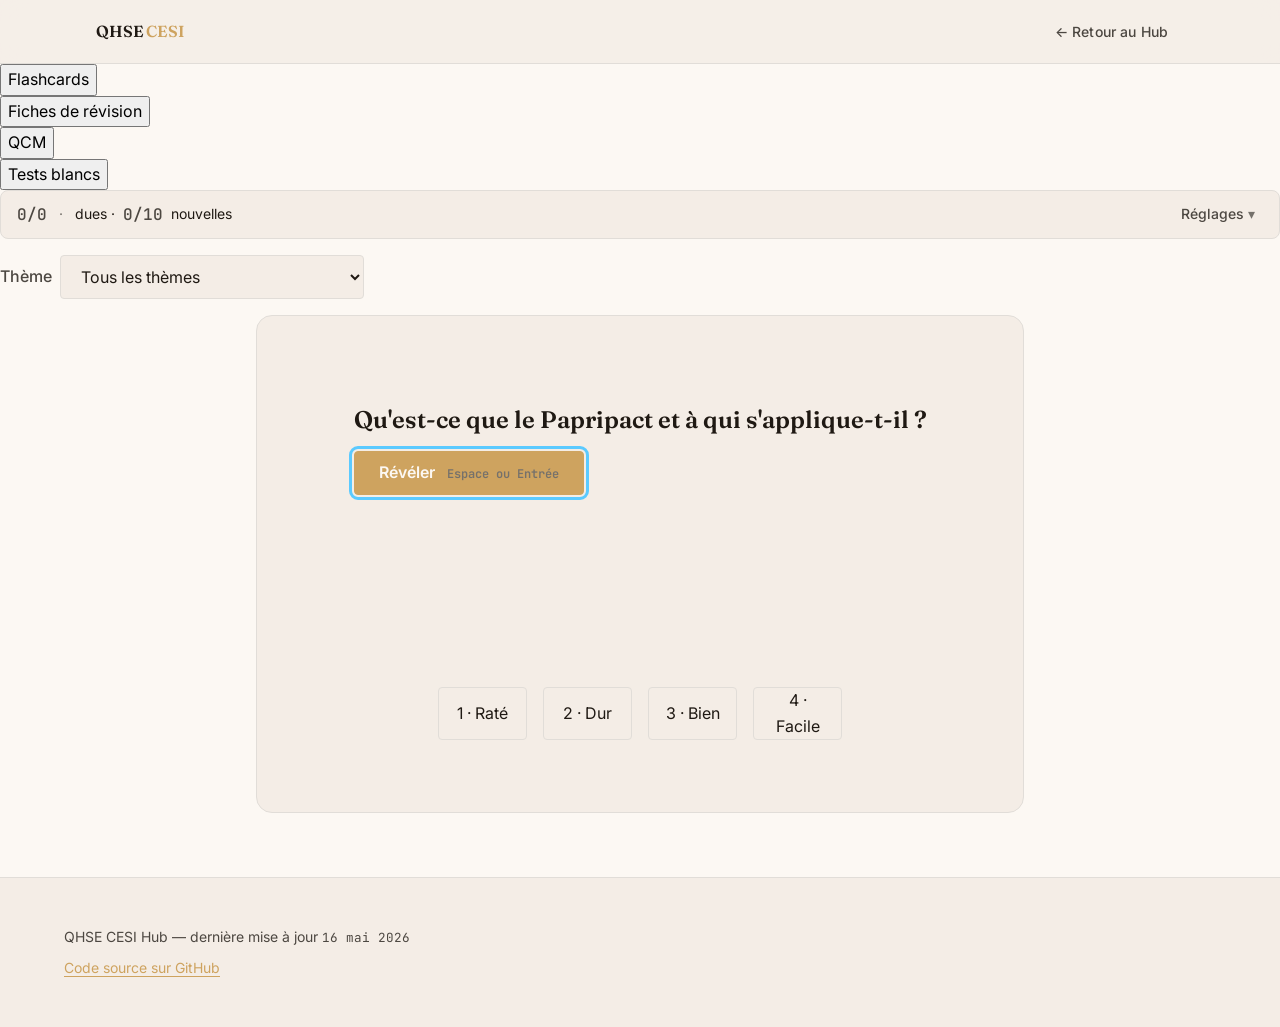
<file: qhse-cesi/outils.html>
<!DOCTYPE html>
<html lang="fr">
<head>
  <meta charset="UTF-8">
  <meta name="viewport" content="width=device-width, initial-scale=1">
  <meta name="color-scheme" content="dark light">
  <meta name="description" content="Outils d'étude QHSE CESI — quatre modes de révision pour préparer le Bachelor QHSE de CESI Bordeaux : cartes mémoire, fiches synthétiques, quiz, tests chronométrés.">
  <title>Outils d'étude — QHSE CESI Hub</title>

  <!-- Google Fonts: dual preconnect + single CSS2 stylesheet request (Fraunces + Inter + JetBrains Mono) -->
  <link rel="preconnect" href="https://fonts.googleapis.com">
  <link rel="preconnect" href="https://fonts.gstatic.com" crossorigin>
  <link href="https://fonts.googleapis.com/css2?family=Fraunces:opsz,wght@9..144,400;9..144,600;9..144,700&family=Inter:wght@400;500;600;700&family=JetBrains+Mono:wght@400;500&display=swap" rel="stylesheet">

  <link rel="stylesheet" href="chassis.css">
  <script src="outils-data.js" defer></script>
  <script src="srs.js" defer></script>
  <script src="fiches-data.js" defer></script>
</head>
<body>
  <!-- Skip-link: must be the very first focusable element in <body>. -->
  <a class="skip-link" href="#main">Aller au contenu principal</a>

  <header role="banner">
    <div class="header__inner">
      <a class="brand" href="index.html">QHSE&nbsp;<em>CESI</em></a>

      <nav aria-label="Navigation principale">
        <ul class="nav__list">
          <li><a href="index.html" data-target="">← Retour au Hub</a></li>
        </ul>
      </nav>
    </div>
  </header>

  <main id="main">
    <div class="tab-shell">
      <ul role="tablist" aria-label="Modes d'étude" class="tab-list">
        <li role="presentation">
          <button type="button" role="tab" id="tab-flashcards" aria-selected="true" aria-controls="panel-flashcards">
            Flashcards
          </button>
        </li>
        <li role="presentation">
          <button type="button" role="tab" id="tab-fiches" aria-selected="false" aria-controls="panel-fiches" tabindex="-1">
            Fiches de révision
          </button>
        </li>
        <li role="presentation">
          <button type="button" role="tab" id="tab-qcm" aria-selected="false" aria-controls="panel-qcm" tabindex="-1">
            QCM
          </button>
        </li>
        <li role="presentation">
          <button type="button" role="tab" id="tab-tests" aria-selected="false" aria-controls="panel-tests" tabindex="-1">
            Tests blancs
          </button>
        </li>
      </ul>

      <div role="tabpanel" id="panel-flashcards" aria-labelledby="tab-flashcards" tabindex="0">
        <h2 class="sr-only">Cartes mémoire avec répétition espacée</h2>

        <header class="fc-bandeau" role="status" aria-live="off">
          <span class="fc-bandeau__dues" data-fc-dues data-state="zero">0/0</span>
          <span class="fc-bandeau__sep">·</span>
          dues ·
          <span class="fc-bandeau__new" data-fc-new>0/10</span>
          nouvelles
          <details class="fc-settings">
            <summary>Réglages</summary>
            <div class="fc-settings__panel">
              <label>Cartes nouvelles par jour
                <input type="number" min="1" max="50" step="1" inputmode="numeric" data-fc-cap>
              </label>
              <small>Entre 1 et 50. Par défaut : 10.</small>
            </div>
          </details>
        </header>
        <span class="sr-only" data-fc-aria-live aria-live="polite"></span>

        <nav class="fc-theme">
          <label for="fc-theme-select">Thème</label>
          <select id="fc-theme-select" data-fc-theme>
            <option value="all">Tous les thèmes</option>
            <option value="duerp">DUERP</option>
            <option value="principes-generaux">Principes généraux de prévention</option>
            <option value="iso-9001">ISO 9001</option>
            <option value="iso-14001">ISO 14001</option>
            <option value="iso-45001">ISO 45001</option>
            <option value="tms">TMS</option>
            <option value="risque-routier">Risque routier</option>
            <option value="risque-chimique">Risque chimique</option>
            <option value="rps">RPS</option>
            <option value="espaces-confines">Espaces confinés</option>
            <option value="acronymes">Acronymes</option>
            <option value="metiers">Métiers</option>
            <option value="calendrier">Calendrier alternance</option>
            <option value="icpe-seveso">ICPE / Seveso</option>
            <option value="rncp">RNCP / Blocs de compétences</option>
          </select>
        </nav>

        <article class="fc-card" data-fc-card>
          <section class="fc-recto" data-fc-recto>
            <h3 data-fc-question></h3>
            <button type="button" data-fc-reveal>Révéler <small data-fc-reveal-hint>Espace ou Entrée</small></button>
          </section>
          <section class="fc-verso" data-fc-verso hidden>
            <p><span class="sr-only">Réponse :</span> <span data-fc-answer></span></p>
            <p><span class="sr-only">Explication :</span> <span data-fc-explanation></span></p>
            <p data-fc-source><span class="sr-only">Source :</span> </p>
            <div class="fc-grades">
              <button type="button" data-fc-grade="rate" aria-label="Noter cette carte : Raté (raccourci : 1)">1 · Raté</button>
              <button type="button" data-fc-grade="dur" aria-label="Noter cette carte : Dur (raccourci : 2)">2 · Dur</button>
              <button type="button" data-fc-grade="bien" aria-label="Noter cette carte : Bien (raccourci : 3)">3 · Bien</button>
              <button type="button" data-fc-grade="facile" aria-label="Noter cette carte : Facile (raccourci : 4)">4 · Facile</button>
            </div>
          </section>
        </article>

        <div class="fc-empty" data-fc-empty hidden>
          <h3>Bravo — file vide pour aujourd'hui.</h3>
          <p>Prochaine carte due le <time data-fc-next-due></time>. (<span data-fc-stats-good>0</span> validées · <span data-fc-stats-bad>0</span> à retravailler.)</p>
          <button type="button" data-fc-free-revision>Continuer en révision libre</button>
        </div>
      </div>

      <div role="tabpanel" id="panel-fiches" aria-labelledby="tab-fiches" tabindex="0" hidden>
        <h2 class="sr-only">Fiches de révision</h2>

        <nav class="fi-theme" aria-label="Choisir un thème">
          <label for="fi-theme-select">Thème</label>
          <select id="fi-theme-select" data-fi-theme>
            <option value="duerp" selected>DUERP</option>
            <option value="principes-generaux">Principes généraux de prévention</option>
            <option value="iso-9001">ISO 9001</option>
            <option value="iso-14001">ISO 14001</option>
            <option value="iso-45001">ISO 45001</option>
            <option value="tms">TMS</option>
            <option value="risque-routier">Risque routier</option>
            <option value="risque-chimique">Risque chimique</option>
            <option value="rps">RPS</option>
            <option value="espaces-confines">Espaces confinés</option>
            <option value="acronymes">Acronymes</option>
            <option value="metiers">Métiers</option>
            <option value="calendrier">Calendrier alternance</option>
            <option value="icpe-seveso">ICPE / Seveso</option>
            <option value="rncp">RNCP / Blocs de compétences</option>
          </select>
        </nav>

        <nav class="fi-toc" aria-label="Sommaire de la fiche" data-fi-toc>
          <h3 class="sr-only">Dans cette fiche</h3>
          <ol></ol>
        </nav>

        <article class="fi-fiche" data-fi-active-fiche></article>

        <!-- Phase 5 Fiches engine — IIFE appended after Tests blancs IIFE; see outils.html#fiches-iife -->
      </div>

      <div role="tabpanel" id="panel-qcm" aria-labelledby="tab-qcm" tabindex="0" hidden>
        <h2 class="sr-only">QCM — révision rapide</h2>

        <nav class="qz-theme" aria-label="Choisir un thème">
          <label for="qz-qcm-theme-select">Thème</label>
          <select id="qz-qcm-theme-select" data-qz-qcm-theme>
            <option value="all">Tous les thèmes</option>
            <option value="duerp">DUERP</option>
            <option value="principes-generaux">Principes généraux de prévention</option>
            <option value="iso-9001">ISO 9001</option>
            <option value="iso-14001">ISO 14001</option>
            <option value="iso-45001">ISO 45001</option>
            <option value="tms">TMS</option>
            <option value="risque-routier">Risque routier</option>
            <option value="risque-chimique">Risque chimique</option>
            <option value="rps">RPS</option>
            <option value="espaces-confines">Espaces confinés</option>
            <option value="acronymes">Acronymes</option>
            <option value="metiers">Métiers</option>
            <option value="calendrier">Calendrier alternance</option>
            <option value="icpe-seveso">ICPE / Seveso</option>
            <option value="rncp">RNCP / Blocs de compétences</option>
          </select>
        </nav>

        <article class="qz-card" data-qz-card>
          <h3 id="qz-qcm-question" data-qz-question></h3>
          <div class="qz-choices" role="group" aria-labelledby="qz-qcm-question" data-qz-choices>
            <!-- 4 <button type="button" data-qz-choice data-qz-choice-idx="0..3"> nodes injected by IIFE -->
          </div>
          <div class="qz-reveal" data-qz-reveal hidden>
            <p class="qz-reveal__badge" data-qz-badge></p>
            <p data-qz-answer><span class="sr-only">Réponse correcte : </span><span data-qz-answer-text></span></p>
            <p data-qz-explanation><span class="sr-only">Explication : </span><span data-qz-explanation-text></span></p>
            <p data-qz-source><span class="sr-only">Source : </span></p>
          </div>
          <button type="button" data-qz-next hidden>Suivant<span data-qz-next-hint> Espace ou Entrée</span></button>
        </article>

        <!-- Phase 4 QCM engine — IIFE appended after Flashcards IIFE; see outils.html#qcm-iife -->
      </div>

      <div role="tabpanel" id="panel-tests" aria-labelledby="tab-tests" tabindex="0" hidden>
        <h2 class="sr-only">Tests blancs chronométrés</h2>

        <section class="qz-start" data-qz-start-screen>
          <h3>Démarrer un test blanc</h3>
          <p>20 questions tirées au hasard · 20 minutes · navigation libre. Le test ne modifie pas tes flashcards.</p>
          <nav class="qz-theme" aria-label="Choisir un thème">
            <label for="qz-test-theme-select">Thème</label>
            <select id="qz-test-theme-select" data-qz-test-theme>
              <option value="all">Tous les thèmes</option>
              <option value="duerp">DUERP</option>
              <option value="principes-generaux">Principes généraux de prévention</option>
              <option value="iso-9001">ISO 9001</option>
              <option value="iso-14001">ISO 14001</option>
              <option value="iso-45001">ISO 45001</option>
              <option value="tms">TMS</option>
              <option value="risque-routier">Risque routier</option>
              <option value="risque-chimique">Risque chimique</option>
              <option value="rps">RPS</option>
              <option value="espaces-confines">Espaces confinés</option>
              <option value="acronymes">Acronymes</option>
              <option value="metiers">Métiers</option>
              <option value="calendrier">Calendrier alternance</option>
              <option value="icpe-seveso">ICPE / Seveso</option>
              <option value="rncp">RNCP / Blocs de compétences</option>
            </select>
          </nav>
          <p class="qz-pool-small" data-qz-pool-warning hidden></p>
          <button type="button" data-qz-start>Démarrer un test</button>
        </section>

        <section class="qz-running" data-qz-running-screen hidden>
          <p class="qz-timer-banner" data-qz-timer-banner role="status" aria-live="polite" hidden>Temps écoulé — tu peux continuer.</p>
          <div class="qz-timer-row">
            <span class="sr-only">Temps restant</span>
            <span data-qz-timer role="timer" aria-live="off">20:00</span>
            <span data-qz-progress aria-label="Question 1 sur 20">1/20</span>
          </div>
          <article class="qz-card" data-qz-test-card>
            <h3 id="qz-test-question" data-qz-question></h3>
            <div class="qz-choices" role="group" aria-labelledby="qz-test-question" data-qz-test-choices>
              <!-- 4 <button data-qz-choice data-qz-choice-idx="0..3"> injected by IIFE -->
            </div>
          </article>
          <div class="qz-test-controls">
            <button type="button" data-qz-prev>Précédent</button>
            <button type="button" data-qz-abandon>Abandonner</button>
            <button type="button" data-qz-next>Suivant</button>
          </div>
        </section>

        <section class="qz-results" data-qz-results-screen hidden>
          <div class="qz-results__hero">
            <p class="qz-results__heading"><span data-qz-results-prefix></span> — <strong data-qz-score data-qz-score-tier="mid">0/20</strong>.</p>
            <p class="qz-results__subheading">Thème : <span data-qz-results-theme></span></p>
          </div>
          <h3>Corrections</h3>
          <ol class="qz-corrections" data-qz-corrections>
            <!-- 20 <li> children injected by IIFE -->
          </ol>
          <button type="button" data-qz-restart>Nouveau test</button>
        </section>

        <section class="qz-history-section" data-qz-history-section>
          <h3>Historique des tests</h3>
          <table class="qz-history" data-qz-history>
            <caption class="sr-only">Historique des tests</caption>
            <thead>
              <tr><th scope="col">Date</th><th scope="col">Thème</th><th scope="col">Score</th></tr>
            </thead>
            <tbody data-qz-history-body>
              <!-- <tr> rows injected by IIFE -->
            </tbody>
          </table>
          <p class="qz-history__empty" data-qz-history-empty hidden>Aucun test terminé pour le moment. Lance ton premier test ci-dessus.</p>
          <p class="qz-history__announce sr-only" data-qz-history-announce aria-live="polite"></p>
        </section>

        <!-- Phase 4 Tests blancs engine — IIFE appended after QCM IIFE; see outils.html#tests-iife -->
      </div>
    </div>
  </main>

  <footer role="contentinfo">
    <div class="footer__inner">
      <p>QHSE CESI Hub — dernière mise à jour <time datetime="2026-05-16">16 mai 2026</time></p>
      <p><a href="https://github.com/Ivyx-hue/mes-apps-claude" target="_blank" rel="noopener noreferrer">Code source sur GitHub</a></p>
    </div>
  </footer>

  <script>
    /* ============ IIFE: ARIA tablist — arrow-key nav, aria-selected, [hidden] toggle, hash sync ============ */
    /* No globals, no inline on* handlers. D-05 / project convention. */
    (() => {
      'use strict';

      const tabs = Array.from(document.querySelectorAll('[role="tab"]'));
      const panels = Array.from(document.querySelectorAll('[role="tabpanel"]'));

      // opts.setFocus / opts.syncHash default to false so the initial
      // load is side-effect-free: visiting the page must not steal focus,
      // scroll, or push a history entry (code review WR-01 / WR-02).
      function activate(tab, opts) {
        const setFocus = !!(opts && opts.setFocus);
        const syncHash = !!(opts && opts.syncHash);
        tabs.forEach(t => {
          const active = t === tab;
          t.setAttribute('aria-selected', String(active));
          t.tabIndex = active ? 0 : -1;
        });
        panels.forEach(p => {
          p.hidden = p.id !== tab.getAttribute('aria-controls');
        });
        if (syncHash) {
          // replaceState (not `location.hash =`) avoids polluting history
          // and avoids the browser scroll-jump to the matching id.
          history.replaceState(null, '', '#' + tab.id);
        }
        if (setFocus) {
          tab.focus();
        }
      }

      const userOpts = { setFocus: true, syncHash: true };

      tabs.forEach(tab => {
        tab.addEventListener('click', () => activate(tab, userOpts));
        tab.addEventListener('keydown', e => {
          const idx = tabs.indexOf(e.currentTarget);
          if (e.key === 'ArrowRight') { e.preventDefault(); activate(tabs[(idx + 1) % tabs.length], userOpts); }
          if (e.key === 'ArrowLeft')  { e.preventDefault(); activate(tabs[(idx - 1 + tabs.length) % tabs.length], userOpts); }
          if (e.key === 'Home')       { e.preventDefault(); activate(tabs[0], userOpts); }
          if (e.key === 'End')        { e.preventDefault(); activate(tabs[tabs.length - 1], userOpts); }
        });
      });

      // Restore active tab from hash on load (or fall back to first tab).
      // No focus, no hash write on initial load (WR-01 / WR-02).
      const hash = location.hash.slice(1);
      const initial = tabs.find(t => t.id === hash) || tabs[0];
      activate(initial);
    })();
  </script>

  <script>
    /* ============ IIFE: Flashcards view — SM-2 SRS, theme picker, grading, free-revision ============ */
    /* No globals, no inline on* handlers, no document-level keydown. Phase 3 / Plan 03-03. */
    (() => {
      'use strict';

      // Double-load guard — prevent re-running if script tag is somehow duplicated
      if (window.__fcViewBooted) return;
      window.__fcViewBooted = true;

      // Inline scripts execute during HTML parsing — BEFORE deferred external
      // scripts (outils-data.js, srs.js) finish evaluating. Defer the IIFE body
      // until DOMContentLoaded (which fires after all defer scripts complete),
      // so window.BANK and window.SRS are guaranteed populated.
      function boot() {
      // ----------------------------------------------------------------
      // Pre-flight: require window.BANK and window.SRS before touching DOM
      // ----------------------------------------------------------------
      const panel = document.getElementById('panel-flashcards');

      if (!window.BANK || !Array.isArray(window.BANK) || !window.SRS || typeof window.SRS.schedule !== 'function') {
        // Graceful degradation — render an inline error inside the card
        const card = panel && panel.querySelector('[data-fc-card]');
        if (card) {
          const errEl = document.createElement('p');
          errEl.className = 'fc-error';
          errEl.textContent = 'Impossible de charger la banque de cartes. Recharge la page ou vérifie que outils-data.js est bien servi.';
          card.appendChild(errEl);
        }
        console.error('[Flashcards] BANK or SRS missing — cannot boot view.', { BANK: !!window.BANK, SRS: !!window.SRS });
        return;
      }

      // ----------------------------------------------------------------
      // Constants
      // ----------------------------------------------------------------
      const THEME_SLUGS = [
        'duerp', 'principes-generaux', 'iso-9001', 'iso-14001', 'iso-45001',
        'tms', 'risque-routier', 'risque-chimique', 'rps', 'espaces-confines',
        'acronymes', 'metiers', 'calendrier', 'icpe-seveso', 'rncp'
      ];

      const DEFAULT_PREFS = {
        lastTheme: 'all',
        lastMode: 'flashcards',
        newCardsPerDay: 10
      };

      // ----------------------------------------------------------------
      // localStorage — only 4 functions touch it (PATTERNS.md constraint)
      // ----------------------------------------------------------------
      function readPrefs() {
        try {
          const raw = localStorage.getItem('qhse-prefs-v1');
          if (!raw) return Object.assign({}, DEFAULT_PREFS);
          const parsed = JSON.parse(raw);
          return {
            lastTheme: (typeof parsed.lastTheme === 'string') ? parsed.lastTheme : DEFAULT_PREFS.lastTheme,
            lastMode:  (typeof parsed.lastMode  === 'string') ? parsed.lastMode  : DEFAULT_PREFS.lastMode,
            newCardsPerDay: (typeof parsed.newCardsPerDay === 'number' &&
                             parsed.newCardsPerDay >= 1 && parsed.newCardsPerDay <= 50)
                            ? Math.floor(parsed.newCardsPerDay)
                            : DEFAULT_PREFS.newCardsPerDay
          };
        } catch (e) {
          console.warn('[Flashcards] readPrefs failed:', e.message);
          return Object.assign({}, DEFAULT_PREFS);
        }
      }

      function writePrefs(partial) {
        try {
          const raw = localStorage.getItem('qhse-prefs-v1');
          const existing = raw ? JSON.parse(raw) : {};
          const merged = Object.assign({}, existing, partial);
          localStorage.setItem('qhse-prefs-v1', JSON.stringify(merged));
        } catch (e) {
          console.warn('[Flashcards] writePrefs failed:', e.message);
        }
      }

      function readStore() {
        try {
          const raw = localStorage.getItem('qhse-srs-v1');
          if (!raw) return {};
          const parsed = JSON.parse(raw);
          return (parsed && typeof parsed === 'object' && !Array.isArray(parsed)) ? parsed : {};
        } catch (e) {
          console.warn('[Flashcards] readStore failed (corrupt JSON — starting fresh):', e.message);
          return {};
        }
      }

      function writeStore(store) {
        try {
          localStorage.setItem('qhse-srs-v1', JSON.stringify(store));
        } catch (e) {
          console.warn('[Flashcards] writeStore failed:', e.message);
        }
      }

      // ----------------------------------------------------------------
      // DOM handles (all data-fc-* selectors)
      // ----------------------------------------------------------------
      const elDues       = panel.querySelector('[data-fc-dues]');
      const elNew        = panel.querySelector('[data-fc-new]');
      const elCap        = panel.querySelector('[data-fc-cap]');
      const elAriaLive   = panel.querySelector('[data-fc-aria-live]');
      const elTheme      = panel.querySelector('[data-fc-theme]');
      const elCard       = panel.querySelector('[data-fc-card]');
      const elRecto      = panel.querySelector('[data-fc-recto]');
      const elVerso      = panel.querySelector('[data-fc-verso]');
      const elQuestion   = panel.querySelector('[data-fc-question]');
      const elReveal     = panel.querySelector('[data-fc-reveal]');
      const elAnswer     = panel.querySelector('[data-fc-answer]');
      const elExplanation = panel.querySelector('[data-fc-explanation]');
      const elSource     = panel.querySelector('[data-fc-source]');
      const elGrades     = panel.querySelector('.fc-grades');
      const elEmpty      = panel.querySelector('[data-fc-empty]');
      const elNextDue    = panel.querySelector('[data-fc-next-due]');
      const elStatsGood  = panel.querySelector('[data-fc-stats-good]');
      const elStatsBad   = panel.querySelector('[data-fc-stats-bad]');
      const elFreeRevBtn = panel.querySelector('[data-fc-free-revision]');

      // ----------------------------------------------------------------
      // State
      // ----------------------------------------------------------------
      let prefs = readPrefs();
      let store = readStore();
      let queue = [];
      let currentCard = null;
      let freePool = [];
      let freeRevision = false;
      let session = { dues: 0, total: 0, newIntroduced: 0, good: 0, bad: 0 };

      // ----------------------------------------------------------------
      // Fisher-Yates shuffle (inline, no dependency)
      // ----------------------------------------------------------------
      function shuffle(arr) {
        const a = arr.slice();
        for (let i = a.length - 1; i > 0; i--) {
          const j = Math.floor(Math.random() * (i + 1));
          const tmp = a[i]; a[i] = a[j]; a[j] = tmp;
        }
        return a;
      }

      // ----------------------------------------------------------------
      // buildSession(theme) — RESEARCH §7.4
      // Splits bank into seenDue + capped newPool, shuffles, returns queue.
      // Sets session.dues and session.total.
      // ----------------------------------------------------------------
      function buildSession(theme) {
        const today = window.SRS.todayLocal();
        const themedPool = (theme === 'all')
          ? window.BANK
          : window.BANK.filter(c => c.theme === theme);

        const seenDue = [];
        const newPool = [];
        for (let i = 0; i < themedPool.length; i++) {
          const card = themedPool[i];
          const row  = store[card.id];
          if (!row) {
            newPool.push(card);
          } else if (window.SRS.isDue(row, today)) {
            seenDue.push(card);
          }
        }

        // Apply newCardsPerDay cap — subtract cards already introduced today
        const introducedToday = window.SRS.countNew(store, today);
        const newSlots = Math.max(0, prefs.newCardsPerDay - introducedToday);
        const newToShow = newPool.slice(0, newSlots);

        // Session counters — dues = seen-due only (not new)
        session.dues  = seenDue.length;
        session.total = seenDue.length;
        session.newIntroduced = 0;
        session.good  = 0;
        session.bad   = 0;

        // Keep free pool = entire themed pool (for free-revision mode)
        freePool = themedPool.slice();

        // Queue = shuffle(seenDue + capped new)
        queue = shuffle(seenDue.concat(newToShow));

        // Update cap input
        if (elCap) elCap.value = prefs.newCardsPerDay;
      }

      // ----------------------------------------------------------------
      // renderBandeau()
      // ----------------------------------------------------------------
      function renderBandeau() {
        if (elDues) {
          elDues.textContent = session.dues + '/' + session.total;
          elDues.dataset.state = (session.dues > 0) ? 'has-dues' : 'zero';
        }
        if (elNew) {
          elNew.textContent = session.newIntroduced + '/' + prefs.newCardsPerDay;
        }
        if (elAriaLive) {
          elAriaLive.textContent = session.dues + ' cartes dues, ' +
            session.newIntroduced + ' nouvelles introduites sur ' +
            prefs.newCardsPerDay + ' aujourd\'hui';
        }
      }

      // ----------------------------------------------------------------
      // renderCard(card) — XSS-safe: textContent + createElement only (T-03-03-01)
      // ----------------------------------------------------------------
      function renderCard(card) {
        if (!card) {
          renderEmpty();
          return;
        }

        // Show card, hide empty panel
        elCard.hidden  = false;
        elEmpty.hidden = true;

        // Recto
        elQuestion.textContent = card.question;

        // Reset verso to hidden state
        elVerso.hidden = true;

        // Clear verso content
        elAnswer.textContent      = '';
        elExplanation.textContent = '';
        // Clear source node but keep the sr-only span
        while (elSource.childNodes.length > 1) {
          elSource.removeChild(elSource.lastChild);
        }

        // Re-show grade buttons, hide any free-revision controls
        if (elGrades) elGrades.hidden = false;
        const existingFreeControls = panel.querySelector('.fc-free-controls');
        if (existingFreeControls) existingFreeControls.hidden = true;

        // Enable the reveal button
        elReveal.disabled = false;

        // Focus the reveal button (keyboard / accessibility)
        elReveal.focus();
      }

      // ----------------------------------------------------------------
      // revealCard() — populate verso and show it
      // ----------------------------------------------------------------
      function revealCard() {
        if (!currentCard) return;

        // Populate verso — all bank content via textContent (T-03-03-01)
        elAnswer.textContent      = currentCard.answer;
        elExplanation.textContent = currentCard.explanation;

        // Build source line safely via createElement
        // Keep the sr-only span (first child), then append text + elements
        const src = currentCard.source;
        if (src) {
          // Authority text node
          const authorityText = document.createTextNode(src.authority);
          elSource.appendChild(authorityText);

          if (src.ref) {
            // " — " separator
            elSource.appendChild(document.createTextNode(' — '));
            const codeEl = document.createElement('code');
            codeEl.textContent = src.ref;
            elSource.appendChild(codeEl);
          }

          if (src.url && src.url.startsWith('http')) {
            elSource.appendChild(document.createTextNode(' '));
            const a = document.createElement('a');
            a.href = src.url;
            a.textContent = src.url;
            a.rel = 'noopener noreferrer';
            a.target = '_blank';
            elSource.appendChild(a);
          }
        }

        // Show verso
        elVerso.hidden = false;

        // Focus the first grade button
        const firstGrade = elGrades && elGrades.querySelector('button');
        if (firstGrade) firstGrade.focus();
      }

      // ----------------------------------------------------------------
      // gradeCard(grade) — advance SM-2 state and persist
      // ----------------------------------------------------------------
      function gradeCard(grade) {
        if (!currentCard || freeRevision) return;

        const today  = window.SRS.todayLocal();
        const row    = store[currentCard.id] || null;
        const wasNew = !row;
        const newRow = window.SRS.schedule(row, grade, today);

        store[currentCard.id] = newRow;
        writeStore(store);

        // Update session counters
        session.dues -= 1;
        if (wasNew) session.newIntroduced += 1;
        if (grade === 'rate') session.bad += 1;
        else session.good += 1;

        renderBandeau();

        // Advance queue
        currentCard = queue.shift() || null;
        renderCard(currentCard);
      }

      // ----------------------------------------------------------------
      // renderEmpty() — shown when queue is exhausted
      // ----------------------------------------------------------------
      function renderEmpty() {
        elCard.hidden  = true;
        elEmpty.hidden = false;

        // Compute next-due date by scanning store
        const today = window.SRS.todayLocal();
        let nextDue = null;
        const ids = Object.keys(store);
        for (let i = 0; i < ids.length; i++) {
          const row = store[ids[i]];
          if (row && row.due && row.due > today) {
            if (!nextDue || row.due < nextDue) nextDue = row.due;
          }
        }

        if (elNextDue) {
          if (nextDue) {
            // Format as local French date: "24 mai 2026"
            const parts = nextDue.split('-');
            const d = new Date(+parts[0], +parts[1] - 1, +parts[2]);
            const formatted = d.toLocaleDateString('fr-FR', { day: 'numeric', month: 'long', year: 'numeric' });
            elNextDue.textContent   = formatted;
            elNextDue.dateTime      = nextDue;
          } else {
            elNextDue.textContent = 'quand tu commences à étudier';
            elNextDue.dateTime    = '';
          }
        }

        if (elStatsGood) elStatsGood.textContent = session.good;
        if (elStatsBad)  elStatsBad.textContent  = session.bad;

        // Focus free-revision button
        if (elFreeRevBtn) elFreeRevBtn.focus();
      }

      // ----------------------------------------------------------------
      // startFreeRevision() — read-only mode, NO writeStore calls
      // Structurally separate code path (RESEARCH §5.2 / T-03-03-06)
      // ----------------------------------------------------------------
      function startFreeRevision() {
        if (!freePool.length) return;

        freeRevision = true;

        // Hide empty panel, show card
        elEmpty.hidden = false; // keep it hidden below
        elEmpty.hidden = true;
        elCard.hidden  = false;

        // Show/create the free-revision banner above the card
        let banner = panel.querySelector('.fc-free-banner');
        if (!banner) {
          banner = document.createElement('p');
          banner.className = 'fc-free-banner';
          banner.textContent = 'Révision libre — la progression SRS n\'est pas modifiée.';
          elCard.parentNode.insertBefore(banner, elCard);
        }
        banner.hidden = false;

        // Render a random card (recto only)
        renderFreeCard();
      }

      // ----------------------------------------------------------------
      // renderFreeCard() — free-revision card render (NO writeStore)
      // ----------------------------------------------------------------
      function renderFreeCard() {
        if (!freePool.length) return;

        const card = freePool[Math.floor(Math.random() * freePool.length)];
        currentCard = card;

        elCard.hidden  = false;
        elEmpty.hidden = true;

        // Recto
        elQuestion.textContent = card.question;

        // Reset verso to hidden
        elVerso.hidden = true;

        // Clear verso content
        elAnswer.textContent      = '';
        elExplanation.textContent = '';
        while (elSource.childNodes.length > 1) {
          elSource.removeChild(elSource.lastChild);
        }

        // Hide grade buttons — free-revision shows only "Carte suivante" + "Quitter"
        if (elGrades) elGrades.hidden = true;

        // Show or create free-revision controls
        let freeControls = panel.querySelector('.fc-free-controls');
        if (!freeControls) {
          freeControls = document.createElement('div');
          freeControls.className = 'fc-free-controls';

          const nextBtn = document.createElement('button');
          nextBtn.type = 'button';
          nextBtn.dataset.fcNext = '';
          nextBtn.textContent = 'Carte suivante';
          nextBtn.addEventListener('click', renderFreeCard);

          const quitBtn = document.createElement('button');
          quitBtn.type = 'button';
          quitBtn.dataset.fcQuit = '';
          quitBtn.textContent = 'Quitter la révision libre';
          quitBtn.addEventListener('click', quitFreeRevision);

          freeControls.appendChild(nextBtn);
          freeControls.appendChild(quitBtn);
          elVerso.appendChild(freeControls);
        }
        freeControls.hidden = false;

        elReveal.disabled = false;
        elReveal.focus();
      }

      // ----------------------------------------------------------------
      // quitFreeRevision()
      // ----------------------------------------------------------------
      function quitFreeRevision() {
        freeRevision = false;

        // Hide banner
        const banner = panel.querySelector('.fc-free-banner');
        if (banner) banner.hidden = true;

        // Restore grade buttons visibility
        if (elGrades) elGrades.hidden = false;

        // Hide free-revision controls
        const freeControls = panel.querySelector('.fc-free-controls');
        if (freeControls) freeControls.hidden = true;

        // Return to empty panel view and focus theme select
        renderEmpty();
        if (elTheme) elTheme.focus();
      }

      // ----------------------------------------------------------------
      // Event wiring — ALL listeners scoped to panel or descendants
      // (NEVER document — PATTERNS.md anti-pattern)
      // ----------------------------------------------------------------

      // Theme picker change
      elTheme.addEventListener('change', () => {
        const theme = elTheme.value;
        writePrefs({ lastTheme: theme });
        store = readStore(); // re-read in case of external mutation
        buildSession(theme);
        currentCard = queue.shift() || null;
        renderBandeau();
        renderCard(currentCard);
      });

      // Réglages cap input change
      if (elCap) {
        elCap.addEventListener('change', () => {
          let val = parseInt(elCap.value, 10);
          if (isNaN(val) || val < 1) val = 1;
          if (val > 50) val = 50;
          elCap.value = val;
          prefs.newCardsPerDay = val;
          writePrefs({ newCardsPerDay: val });
          // Update denominator in bandeau immediately
          renderBandeau();
        });
      }

      // Reveal button click
      elReveal.addEventListener('click', () => {
        if (elVerso.hidden) revealCard();
      });

      // Reveal button keydown — Space/Enter (defensive for older Safari)
      elReveal.addEventListener('keydown', e => {
        if (e.key === ' ' || e.key === 'Enter') {
          e.preventDefault();
          if (elVerso.hidden) revealCard();
        }
      });

      // Tap-to-reveal on card body (touch parity)
      elCard.addEventListener('click', e => {
        if (elVerso.hidden && !e.target.closest('button')) {
          revealCard();
        }
      });

      // Grade buttons click
      panel.querySelectorAll('[data-fc-grade]').forEach(btn => {
        btn.addEventListener('click', () => {
          gradeCard(btn.dataset.fcGrade);
        });
      });

      // Panel-scoped keydown for digit shortcuts (RESEARCH §3.3)
      panel.addEventListener('keydown', e => {
        // Don't intercept when focus is in form controls
        if (e.target.matches('select, input, textarea')) return;

        if (freeRevision) {
          // Free-revision keyboard: N = next card, Q = quit (verso only)
          if (!elVerso.hidden) {
            if (e.key === 'n' || e.key === 'N') { e.preventDefault(); renderFreeCard(); }
            if (e.key === 'q' || e.key === 'Q') { e.preventDefault(); quitFreeRevision(); }
          }
          return; // no digit grades in free mode
        }

        // Normal mode: digits 1-4 grade only when verso is visible
        if (elVerso.hidden) return;
        switch (e.key) {
          case '1': e.preventDefault(); gradeCard('rate');   break;
          case '2': e.preventDefault(); gradeCard('dur');    break;
          case '3': e.preventDefault(); gradeCard('bien');   break;
          case '4': e.preventDefault(); gradeCard('facile'); break;
        }
      });

      // Empty-queue free-revision button
      if (elFreeRevBtn) {
        elFreeRevBtn.addEventListener('click', startFreeRevision);
      }

      // ----------------------------------------------------------------
      // Boot — restore prefs, build session, render first card
      // ----------------------------------------------------------------

      // Restore select value BEFORE wiring change event would fire spuriously
      // (already wired above — but value restore is safe since change fires on user action only)
      elTheme.value = prefs.lastTheme;
      // Verify theme value is valid (might be a slug that has zero cards — that is OK)
      if (elCap) elCap.value = prefs.newCardsPerDay;

      buildSession(prefs.lastTheme);
      currentCard = queue.shift() || null;

      if (currentCard) {
        renderCard(currentCard);
      } else {
        // Check if theme has any cards at all (not just due ones)
        const themedPool = (prefs.lastTheme === 'all')
          ? window.BANK
          : window.BANK.filter(c => c.theme === prefs.lastTheme);

        if (!themedPool.length) {
          // No cards for this theme at all
          elQuestion.textContent = 'Aucune carte pour ce thème. Choisis un autre thème.';
          elReveal.disabled = true;
        } else {
          renderEmpty();
        }
      }
      renderBandeau();
      } // end boot()

      if (document.readyState === 'loading') {
        document.addEventListener('DOMContentLoaded', boot, { once: true });
      } else {
        boot();
      }
    })();
  </script>

  <script>
    /* ============ IIFE: QCM révision rapide — auto-reveal click → SRS wrong-feed → Suivant advance ============ */
    /* No globals, no inline on* handlers, no document-level keydown. Phase 4 / Plan 04-02. */
    (() => {
      'use strict';

      // Double-load guard — unique guard name per IIFE (never reuse __fcViewBooted)
      if (window.__qzQcmBooted) return;
      window.__qzQcmBooted = true;

      // Inline scripts execute during HTML parsing — BEFORE deferred external
      // scripts (outils-data.js, srs.js) finish evaluating. Defer the IIFE body
      // until DOMContentLoaded so window.BANK and window.SRS are populated.
      // (Same hotfix pattern as Flashcards IIFE — commit 0553899.)
      function boot() {
      // ----------------------------------------------------------------
      // Pre-flight: require window.BANK and window.SRS before touching DOM
      // ----------------------------------------------------------------
      const panel = document.getElementById('panel-qcm');

      if (!panel) {
        console.warn('[QCM] #panel-qcm not found — cannot boot view.');
        return;
      }

      if (!window.BANK || !Array.isArray(window.BANK) || !window.SRS || typeof window.SRS.schedule !== 'function') {
        // Graceful degradation — render an inline error inside the card
        const card = panel.querySelector('[data-qz-card]');
        if (card) {
          const errEl = document.createElement('p');
          errEl.className = 'qz-error';
          errEl.textContent = 'Impossible de charger la banque de questions. Recharge la page ou vérifie que outils-data.js est bien servi.';
          card.appendChild(errEl);
        }
        console.error('[QCM] BANK or SRS missing — cannot boot view.', { BANK: !!window.BANK, SRS: !!window.SRS });
        return;
      }

      // ----------------------------------------------------------------
      // Constants
      // ----------------------------------------------------------------
      const THEME_SLUGS = [
        'duerp', 'principes-generaux', 'iso-9001', 'iso-14001', 'iso-45001',
        'tms', 'risque-routier', 'risque-chimique', 'rps', 'espaces-confines',
        'acronymes', 'metiers', 'calendrier', 'icpe-seveso', 'rncp'
      ];

      // QCM IIFE adds lastQcmTheme; Flashcards keys (lastTheme, lastMode,
      // newCardsPerDay) are preserved by the merge-safe writer (Pattern S2).
      const DEFAULT_PREFS = {
        lastQcmTheme: 'all'
      };

      const CHOICE_LETTERS = ['A', 'B', 'C', 'D'];

      // ----------------------------------------------------------------
      // localStorage — merge-safe pattern S2 (Pitfall 3 protection)
      // ----------------------------------------------------------------
      function readPrefs() {
        try {
          const raw = localStorage.getItem('qhse-prefs-v1');
          if (!raw) return Object.assign({}, DEFAULT_PREFS);
          const parsed = JSON.parse(raw);
          // Type-check lastQcmTheme; fall back to 'all' if absent/wrong type.
          // Phase 3 sibling keys (lastTheme, lastMode, newCardsPerDay) are
          // intentionally NOT consumed here — they belong to the Flashcards
          // IIFE; writePrefs(partial) merges, preserving them on disk.
          return {
            lastQcmTheme: (typeof parsed.lastQcmTheme === 'string') ? parsed.lastQcmTheme : DEFAULT_PREFS.lastQcmTheme
          };
        } catch (e) {
          console.warn('[QCM] readPrefs failed:', e.message);
          return Object.assign({}, DEFAULT_PREFS);
        }
      }

      function writePrefs(partial) {
        try {
          const raw = localStorage.getItem('qhse-prefs-v1');
          const existing = raw ? JSON.parse(raw) : {};
          const merged = Object.assign({}, existing, partial);
          localStorage.setItem('qhse-prefs-v1', JSON.stringify(merged));
        } catch (e) {
          console.warn('[QCM] writePrefs failed:', e.message);
        }
      }

      function readStore() {
        try {
          const raw = localStorage.getItem('qhse-srs-v1');
          if (!raw) return {};
          const parsed = JSON.parse(raw);
          return (parsed && typeof parsed === 'object' && !Array.isArray(parsed)) ? parsed : {};
        } catch (e) {
          console.warn('[QCM] readStore failed (corrupt JSON — starting fresh):', e.message);
          return {};
        }
      }

      function writeStore(store) {
        try {
          localStorage.setItem('qhse-srs-v1', JSON.stringify(store));
        } catch (e) {
          console.warn('[QCM] writeStore failed:', e.message);
        }
      }

      // ----------------------------------------------------------------
      // DOM handles (all data-qz-* selectors inside #panel-qcm)
      // ----------------------------------------------------------------
      const els = {
        themeSelect:     panel.querySelector('[data-qz-qcm-theme]'),
        card:            panel.querySelector('[data-qz-card]'),
        question:        panel.querySelector('[data-qz-question]'),
        choices:         panel.querySelector('[data-qz-choices]'),
        reveal:          panel.querySelector('[data-qz-reveal]'),
        badge:           panel.querySelector('[data-qz-badge]'),
        answerEl:        panel.querySelector('[data-qz-answer]'),
        answerText:      panel.querySelector('[data-qz-answer-text]'),
        explanationEl:   panel.querySelector('[data-qz-explanation]'),
        explanationText: panel.querySelector('[data-qz-explanation-text]'),
        sourceEl:        panel.querySelector('[data-qz-source]'),
        nextBtn:         panel.querySelector('[data-qz-next]'),
        nextHint:        panel.querySelector('[data-qz-next-hint]')
      };

      // Assign id to reveal panel once at boot so picked choices can point
      // aria-describedby at it (UI-SPEC §ARIA contract).
      if (els.reveal && !els.reveal.id) {
        els.reveal.id = 'qz-qcm-reveal-id';
      }

      // ----------------------------------------------------------------
      // State (D-04: srsWrittenThisSession is in-memory only — reset on
      // tab switch / reload because the IIFE re-evaluates from scratch.)
      // ----------------------------------------------------------------
      const state = {
        theme: 'all',
        pool: [],
        cursor: 0,
        currentItem: null,
        picked: null,
        isRevealed: false,
        srsWrittenThisSession: new Set()
      };

      // ----------------------------------------------------------------
      // buildPool(theme) — filter BANK to QCM items for chosen theme.
      // No shuffle of choices[] (D-08 — preserves item.correct index).
      // Pool order = BANK source order; daily variety comes from the
      // natural mix across themes when "Tous les thèmes" is picked.
      // ----------------------------------------------------------------
      function buildPool(theme) {
        return window.BANK.filter(item =>
          item.type === 'qcm' && (theme === 'all' || item.theme === theme)
        );
      }

      // ----------------------------------------------------------------
      // renderEmpty() — empty pool message (UI-SPEC Copywriting)
      // ----------------------------------------------------------------
      function renderEmpty() {
        // Wipe card children (question, choices, reveal, next) and insert
        // the no-pool message. Restore on next theme change via the boot
        // path (state.cursor=0 → renderQuestion repopulates everything).
        while (els.card.firstChild) els.card.removeChild(els.card.firstChild);
        const msg = document.createElement('p');
        msg.className = 'qz-no-pool';
        msg.textContent = 'Aucun QCM pour ce thème. Choisis un autre thème.';
        els.card.appendChild(msg);
        // Focus stays on theme select — no action available in empty card.
        if (els.themeSelect) els.themeSelect.focus();
      }

      // ----------------------------------------------------------------
      // ensureScaffold() — if renderEmpty wiped the card children, restore
      // the original DOM scaffold so renderQuestion can populate it again.
      // ----------------------------------------------------------------
      function ensureScaffold() {
        // Quick test: if the question element is still in the DOM under
        // the card, scaffold is intact. Otherwise rebuild from the cached
        // clone (snapshotted at boot below).
        if (els.card.contains(els.question)) return;

        // Restore from cached clone — re-clone so the cache stays pristine
        // for future restorations.
        const restored = scaffoldClone.cloneNode(true);
        while (els.card.firstChild) els.card.removeChild(els.card.firstChild);
        while (restored.firstChild) els.card.appendChild(restored.firstChild);

        // Re-resolve DOM handles inside the freshly-restored scaffold
        els.question        = els.card.querySelector('[data-qz-question]');
        els.choices         = els.card.querySelector('[data-qz-choices]');
        els.reveal          = els.card.querySelector('[data-qz-reveal]');
        els.badge           = els.card.querySelector('[data-qz-badge]');
        els.answerEl        = els.card.querySelector('[data-qz-answer]');
        els.answerText      = els.card.querySelector('[data-qz-answer-text]');
        els.explanationEl   = els.card.querySelector('[data-qz-explanation]');
        els.explanationText = els.card.querySelector('[data-qz-explanation-text]');
        els.sourceEl        = els.card.querySelector('[data-qz-source]');
        els.nextBtn         = els.card.querySelector('[data-qz-next]');
        els.nextHint        = els.card.querySelector('[data-qz-next-hint]');

        // Re-id the reveal panel + re-wire the choices and next-btn
        // listeners (the originals were on detached nodes).
        if (els.reveal && !els.reveal.id) els.reveal.id = 'qz-qcm-reveal-id';
        els.choices.addEventListener('click', onChoiceClick);
        els.nextBtn.addEventListener('click', onNextClick);
      }

      // ----------------------------------------------------------------
      // renderQuestion(item) — XSS-safe: textContent + createElement only
      // (Pattern S3 / T-04-02-01). Builds 4 choice <button>s.
      // ----------------------------------------------------------------
      function renderQuestion(item) {
        // Reset reveal state
        els.reveal.hidden = true;
        els.nextBtn.hidden = true;
        state.isRevealed = false;
        state.picked = null;

        // Stem — textContent only (NEVER innerHTML on bank fields)
        els.question.textContent = item.question;

        // Clear and rebuild choices container (4 buttons)
        while (els.choices.firstChild) els.choices.removeChild(els.choices.firstChild);
        els.choices.removeAttribute('data-qz-disabled');

        for (let idx = 0; idx < item.choices.length; idx++) {
          const choiceText = item.choices[idx];
          const letter = CHOICE_LETTERS[idx];

          const btn = document.createElement('button');
          btn.type = 'button';
          btn.dataset.qzChoice = '';
          btn.dataset.qzChoiceIdx = String(idx);
          btn.dataset.qzChoiceState = 'idle';
          btn.setAttribute('aria-label', 'Choix ' + letter + ' : ' + choiceText);
          btn.setAttribute('aria-pressed', 'false');

          // Leading letter prefix (mono, ink-3 — chassis rule .qz-choice__letter)
          const letterSpan = document.createElement('span');
          letterSpan.className = 'qz-choice__letter';
          letterSpan.textContent = letter + ' · '; // U+00B7 middle dot
          btn.appendChild(letterSpan);

          // Choice prose — text node (XSS-safe)
          btn.appendChild(document.createTextNode(choiceText));

          els.choices.appendChild(btn);
        }

        // Clear reveal-panel contents (badge, answer, explanation, source)
        els.badge.textContent = '';
        els.badge.removeAttribute('data-qz-badge-state');
        els.answerText.textContent = '';
        els.explanationText.textContent = '';
        // Clear source node but keep the sr-only span (first child)
        while (els.sourceEl.childNodes.length > 1) {
          els.sourceEl.removeChild(els.sourceEl.lastChild);
        }

        // Initial focus: first choice button, only if focus is outside
        // the choices area (avoid stealing focus from the theme select
        // during boot or theme change).
        if (!panel.contains(document.activeElement) ||
            document.activeElement === document.body) {
          const firstChoice = els.choices.firstElementChild;
          if (firstChoice) firstChoice.focus();
        }
      }

      // ----------------------------------------------------------------
      // renderReveal(item, pickedIdx, isCorrect) — populate reveal panel,
      // update choice states, disable further clicks, focus Suivant.
      // ----------------------------------------------------------------
      function renderReveal(item, pickedIdx, isCorrect) {
        const choiceBtns = els.choices.querySelectorAll('[data-qz-choice]');
        for (let i = 0; i < choiceBtns.length; i++) {
          const btn = choiceBtns[i];
          const idx = Number(btn.dataset.qzChoiceIdx);
          const isThisCorrect = (idx === item.correct);
          const isThisPicked  = (idx === pickedIdx);

          let stateName;
          if (isThisPicked && isThisCorrect)  stateName = 'picked-correct';
          else if (isThisPicked)              stateName = 'picked-incorrect';
          else if (isThisCorrect)             stateName = 'unpicked-correct';
          else                                stateName = 'unpicked-distractor';

          btn.dataset.qzChoiceState = stateName;
          btn.setAttribute('aria-pressed', isThisPicked ? 'true' : 'false');

          // The picked button gets aria-describedby pointing at the reveal
          // panel so screen readers announce the badge after the choice text.
          if (isThisPicked && els.reveal && els.reveal.id) {
            btn.setAttribute('aria-describedby', els.reveal.id);
          } else {
            btn.removeAttribute('aria-describedby');
          }
        }

        // Disable further clicks via attribute (chassis rule sets
        // pointer-events: none on children when [data-qz-disabled="true"]).
        els.choices.setAttribute('data-qz-disabled', 'true');

        // Badge
        els.badge.textContent = isCorrect ? '✓ Correct' : '✗ Incorrect';
        els.badge.dataset.qzBadgeState = isCorrect ? 'correct' : 'incorrect';

        // Canonical answer + explanation (textContent — XSS-safe)
        els.answerText.textContent = item.answer;
        els.explanationText.textContent = item.explanation;

        // Source line — verbatim port of Flashcards source builder
        // (createElement + textContent only — Pattern S3 / T-04-02-01)
        while (els.sourceEl.childNodes.length > 1) {
          els.sourceEl.removeChild(els.sourceEl.lastChild);
        }
        const src = item.source;
        if (src) {
          els.sourceEl.appendChild(document.createTextNode(src.authority));
          if (src.ref) {
            els.sourceEl.appendChild(document.createTextNode(' — '));
            const codeEl = document.createElement('code');
            codeEl.textContent = src.ref;
            els.sourceEl.appendChild(codeEl);
          }
          if (src.url && src.url.startsWith('http')) {
            els.sourceEl.appendChild(document.createTextNode(' '));
            const a = document.createElement('a');
            a.href = src.url;
            a.textContent = src.url;
            a.rel = 'noopener noreferrer';
            a.target = '_blank';
            els.sourceEl.appendChild(a);
          }
        }

        // Un-hide reveal + next, then focus Suivant for D-02 keyboard flow
        els.reveal.hidden = false;
        els.nextBtn.hidden = false;
        els.nextBtn.focus();
      }

      // ----------------------------------------------------------------
      // onChoiceClick(event) — event-delegated click handler on .qz-choices
      // ----------------------------------------------------------------
      function onChoiceClick(event) {
        if (state.isRevealed) return; // re-click no-op (D-04 prevents double-write)
        if (!state.currentItem) return;

        const button = event.target.closest('[data-qz-choice]');
        if (!button || !els.choices.contains(button)) return;

        const pickedIdx = Number(button.dataset.qzChoiceIdx);
        if (Number.isNaN(pickedIdx)) return;

        const isCorrect = (pickedIdx === state.currentItem.correct);
        state.picked = pickedIdx;
        state.isRevealed = true;

        renderReveal(state.currentItem, pickedIdx, isCorrect);

        // D-03 + D-04: one 'rate' write per (panel-session, item); SM-2 math
        // owned by window.SRS.schedule, never re-implemented.
        if (!isCorrect && !state.srsWrittenThisSession.has(state.currentItem.id)) {
          const today = window.SRS.todayLocal();
          const store = readStore();
          const existingRow = store[state.currentItem.id] || null;
          const newRow = window.SRS.schedule(existingRow, 'rate', today);
          store[state.currentItem.id] = newRow;
          writeStore(store);
          state.srsWrittenThisSession.add(state.currentItem.id);
        }
      }

      // ----------------------------------------------------------------
      // onNextClick() — advance to next pool item (wraps to start so
      // daily revision can loop indefinitely)
      // ----------------------------------------------------------------
      function onNextClick() {
        if (!state.pool.length) return;
        state.cursor = (state.cursor + 1) % state.pool.length;
        state.currentItem = state.pool[state.cursor];
        renderQuestion(state.currentItem);
      }

      // ----------------------------------------------------------------
      // onThemeChange() — fires on <select> change
      // ----------------------------------------------------------------
      function onThemeChange() {
        state.theme = els.themeSelect.value;
        // Merge-safe write — preserves Phase 3 sibling keys (Pattern S2)
        writePrefs({ lastQcmTheme: state.theme });

        // Reset srsWrittenThisSession on theme change — switching theme
        // starts a fresh sub-session (generous reading of D-04 "panel
        // session"; less surprising for the owner than carrying the Set
        // across theme switches).
        state.srsWrittenThisSession = new Set();

        // Rebuild pool — if empty, show inline no-pool message; otherwise
        // restore the scaffold (in case renderEmpty wiped it) and render
        // the first item.
        state.pool = buildPool(state.theme);
        if (state.pool.length === 0) {
          renderEmpty();
          return;
        }
        ensureScaffold();
        state.cursor = 0;
        state.currentItem = state.pool[0];
        renderQuestion(state.currentItem);
      }

      // ----------------------------------------------------------------
      // Snapshot a clone of the empty scaffold (children of .qz-card)
      // BEFORE any render runs, so renderEmpty can be reversed cleanly.
      // ----------------------------------------------------------------
      const scaffoldClone = document.createDocumentFragment();
      for (let i = 0; i < els.card.children.length; i++) {
        scaffoldClone.appendChild(els.card.children[i].cloneNode(true));
      }

      // ----------------------------------------------------------------
      // Event wiring — panel-scoped only (Pattern S4)
      // NEVER document.addEventListener('keydown', ...) — choices and
      // Suivant are native <button>s; Enter/Space work via browser default.
      // Arrow keys pass through to browser default (D-keyboard discipline).
      // ----------------------------------------------------------------
      els.themeSelect.addEventListener('change', onThemeChange);
      els.choices.addEventListener('click', onChoiceClick);
      els.nextBtn.addEventListener('click', onNextClick);

      // ----------------------------------------------------------------
      // Boot — restore prefs, build pool, render first item
      // ----------------------------------------------------------------
      const prefs = readPrefs();
      state.theme = prefs.lastQcmTheme || 'all';

      // Restore picker value; if the slug is unknown (theme removed from
      // bank, garbage prefs), the <select> silently falls back to its
      // first option ("Tous les thèmes") — graceful degradation.
      els.themeSelect.value = state.theme;
      if (els.themeSelect.value !== state.theme) {
        state.theme = 'all';
      }

      state.pool = buildPool(state.theme);
      if (state.pool.length === 0) {
        renderEmpty();
      } else {
        state.cursor = 0;
        state.currentItem = state.pool[0];
        renderQuestion(state.currentItem);
      }
      } // end boot()

      if (document.readyState === 'loading') {
        document.addEventListener('DOMContentLoaded', boot, { once: true });
      } else {
        boot();
      }
    })();
  </script>

  <script>
    /* ============ IIFE: Tests blancs chronométrés — tri-state, 20Q/20min, free-nav, score history ============ */
    /* No globals, no inline on* handlers, no document-level keydown, no SRS.schedule (D-V2-03 invariant). */
    (() => {
      'use strict';

      if (window.__qzTestsBooted) return;
      window.__qzTestsBooted = true;

      const TEST_SIZE          = 20;
      const DURATION_MS        = 20 * 60 * 1000;
      const ALERT_THRESHOLD_MS = 5  * 60 * 1000;
      const TICK_MS            = 1000;
      const STATE              = { START: 'A', RUNNING: 'B', RESULTS: 'C' };
      const SCORES_KEY         = 'qhse-scores-v1';
      const PREFS_KEY          = 'qhse-prefs-v1';
      const DEFAULT_PREFS      = {
        lastTheme: 'all',
        lastMode: 'libre',
        newCardsPerDay: 10,
        lastQcmTheme: 'all',
        lastTestTheme: 'all'
      };

      function boot() {
        const panel = document.getElementById('panel-tests');
        if (!panel) {
          console.warn('[Tests] #panel-tests not found — cannot boot view.');
          return;
        }

        if (!window.BANK || !Array.isArray(window.BANK)) {
          const startScreen = panel.querySelector('[data-qz-start-screen]');
          if (startScreen) {
            const errEl = document.createElement('p');
            errEl.className = 'qz-error';
            errEl.textContent = 'Impossible de charger la banque de questions. Recharge la page ou vérifie que outils-data.js est bien servi.';
            startScreen.appendChild(errEl);
          }
          console.error('[Tests] BANK missing — cannot boot view.', { BANK: !!window.BANK });
          return;
        }

        // Tests IIFE only needs SRS.todayLocal() (pure helper). Graceful fallback
        // to a local date stamp if Phase 3 srs.js fails to load — the test still works.
        function todayLocal() {
          if (window.SRS && typeof window.SRS.todayLocal === 'function') {
            return window.SRS.todayLocal();
          }
          return new Date().toLocaleDateString('sv-SE');
        }

        // ----------------------------------------------------------------
        // DOM handles — distinct cache from Plan 02 QCM IIFE
        // ----------------------------------------------------------------
        const els = {
          panel:           panel,
          startScreen:     panel.querySelector('[data-qz-start-screen]'),
          runningScreen:   panel.querySelector('[data-qz-running-screen]'),
          resultsScreen:   panel.querySelector('[data-qz-results-screen]'),
          historySection:  panel.querySelector('[data-qz-history-section]'),
          themeSelect:     panel.querySelector('[data-qz-test-theme]'),
          poolWarning:     panel.querySelector('[data-qz-pool-warning]'),
          startBtn:        panel.querySelector('[data-qz-start]'),
          banner:          panel.querySelector('[data-qz-timer-banner]'),
          timer:           panel.querySelector('[data-qz-timer]'),
          progress:        panel.querySelector('[data-qz-progress]'),
          question:        panel.querySelector('#qz-test-question'),
          testChoices:     panel.querySelector('[data-qz-test-choices]'),
          prevBtn:         panel.querySelector('[data-qz-prev]'),
          abandonBtn:      panel.querySelector('[data-qz-abandon]'),
          nextBtn:         panel.querySelector('[data-qz-running-screen] [data-qz-next]'),
          resultsPrefix:   panel.querySelector('[data-qz-results-prefix]'),
          scoreEl:         panel.querySelector('[data-qz-score]'),
          resultsTheme:    panel.querySelector('[data-qz-results-theme]'),
          corrections:     panel.querySelector('[data-qz-corrections]'),
          restartBtn:      panel.querySelector('[data-qz-restart]'),
          historyTable:    panel.querySelector('[data-qz-history]'),
          historyBody:     panel.querySelector('[data-qz-history-body]'),
          historyEmpty:    panel.querySelector('[data-qz-history-empty]'),
          historyAnnounce: panel.querySelector('[data-qz-history-announce]')
        };

        // ----------------------------------------------------------------
        // In-memory state — D-14 + D-16: never persisted mid-test.
        // ----------------------------------------------------------------
        const sessionState = {
          mode: STATE.START,
          theme: 'all',
          queue: [],
          currentIdx: 0,
          picks: [],
          timer: { startedAt: 0, intervalId: null, bannerShown: false }
        };

        // Build theme slug → French label map from the picker options (UI-SPEC
        // copywriting: results screen + history table show the human label, not the slug).
        const themeLabels = (() => {
          const map = {};
          for (const opt of els.themeSelect.options) {
            map[opt.value] = opt.textContent;
          }
          return map;
        })();
        function themeDisplayName(slug) {
          return themeLabels[slug] || slug;
        }

        // ----------------------------------------------------------------
        // localStorage helpers — Pattern S5 (try/catch) + Pattern S2 (merge-safe)
        // ----------------------------------------------------------------
        function readPrefs() {
          try {
            const raw = localStorage.getItem(PREFS_KEY);
            if (!raw) return Object.assign({}, DEFAULT_PREFS);
            const parsed = JSON.parse(raw);
            if (!parsed || typeof parsed !== 'object') return Object.assign({}, DEFAULT_PREFS);
            return Object.assign({}, DEFAULT_PREFS, parsed);
          } catch (e) {
            console.warn('[Tests] readPrefs failed (corrupt — using defaults):', e.message);
            return Object.assign({}, DEFAULT_PREFS);
          }
        }
        function writePrefs(partial) {
          try {
            const existing = readPrefs();
            const merged = Object.assign({}, existing, partial);
            localStorage.setItem(PREFS_KEY, JSON.stringify(merged));
            return merged;
          } catch (e) {
            console.warn('[Tests] writePrefs failed:', e.message);
            return readPrefs();
          }
        }
        function readScores() {
          try {
            const raw = localStorage.getItem(SCORES_KEY);
            if (!raw) return [];
            const parsed = JSON.parse(raw);
            return Array.isArray(parsed) ? parsed : [];
          } catch (e) {
            console.warn('[Tests] readScores failed (corrupt — starting fresh):', e.message);
            return [];
          }
        }
        function appendScore(row) {
          try {
            const scores = readScores();
            scores.unshift(row);                    // newest-first — D-12
            const capped = scores.slice(0, 50);     // FIFO cap — D-11
            localStorage.setItem(SCORES_KEY, JSON.stringify(capped));
            return capped;
          } catch (e) {
            console.warn('[Tests] appendScore failed:', e.message);
            return readScores();
          }
        }

        // ----------------------------------------------------------------
        // Fisher-Yates shuffle (D-08 — applied to QUESTION ORDER only; never choices[])
        // ----------------------------------------------------------------
        function shuffle(arr) {
          const a = arr.slice();
          for (let i = a.length - 1; i > 0; i--) {
            const j = Math.floor(Math.random() * (i + 1));
            const tmp = a[i]; a[i] = a[j]; a[j] = tmp;
          }
          return a;
        }

        function poolFor(theme) {
          return window.BANK.filter(i => i.type === 'qcm' && (theme === 'all' || i.theme === theme));
        }

        function buildQueue(theme) {
          const pool = poolFor(theme);
          if (pool.length < TEST_SIZE) return null;
          return shuffle(pool).slice(0, TEST_SIZE);
        }

        // ----------------------------------------------------------------
        // State machine
        // ----------------------------------------------------------------
        function transitionTo(target) {
          els.startScreen.hidden    = (target !== STATE.START);
          els.runningScreen.hidden  = (target !== STATE.RUNNING);
          els.resultsScreen.hidden  = (target !== STATE.RESULTS);
          els.historySection.hidden = (target === STATE.RUNNING);

          if (target !== STATE.RUNNING) {
            stopTimer();
          }

          sessionState.mode = target;

          if (target === STATE.START) {
            if (els.themeSelect) els.themeSelect.focus();
          } else if (target === STATE.RESULTS) {
            if (els.restartBtn) els.restartBtn.focus();
          }
        }

        // ----------------------------------------------------------------
        // Pool-too-small warning + Démarrer enable/disable
        // ----------------------------------------------------------------
        function updatePoolWarning() {
          const pool = poolFor(els.themeSelect.value);
          if (pool.length < TEST_SIZE) {
            els.poolWarning.textContent = 'Pool insuffisant pour ce thème (' + pool.length + ' QCM disponibles, ' + TEST_SIZE + ' requis). Choisis "Tous les thèmes" ou un autre thème.';
            els.poolWarning.hidden = false;
            els.startBtn.disabled = true;
          } else {
            els.poolWarning.hidden = true;
            els.startBtn.disabled = false;
          }
        }

        // ----------------------------------------------------------------
        // Drift-resistant timer — Pattern 3 / Pitfall 2 defense.
        // Wall-clock (Date.now() delta) is source of truth; setInterval is paint-only.
        // Survives backgrounded-tab throttling: next tick recomputes elapsed correctly.
        // ----------------------------------------------------------------
        function startTimer() {
          sessionState.timer.startedAt = Date.now();
          tickTimer();
          sessionState.timer.intervalId = setInterval(tickTimer, TICK_MS);
        }
        function tickTimer() {
          const elapsed = Date.now() - sessionState.timer.startedAt;
          const remaining = DURATION_MS - elapsed;
          if (remaining <= 0) {
            els.timer.textContent = '00:00';
            els.timer.dataset.qzTimerState = 'expired';
            if (!sessionState.timer.bannerShown) {
              els.banner.hidden = false;
              sessionState.timer.bannerShown = true;
            }
            // Do NOT clearInterval — D-13: banner only, test continues; idempotent paint.
            return;
          }
          const totalSec = Math.floor(remaining / 1000);
          const mm = String(Math.floor(totalSec / 60)).padStart(2, '0');
          const ss = String(totalSec % 60).padStart(2, '0');
          els.timer.textContent = mm + ':' + ss;
          els.timer.dataset.qzTimerState = (remaining <= ALERT_THRESHOLD_MS) ? 'alert' : 'normal';
        }
        function stopTimer() {
          if (sessionState.timer.intervalId !== null) {
            clearInterval(sessionState.timer.intervalId);
            sessionState.timer.intervalId = null;
          }
        }

        // ----------------------------------------------------------------
        // Render running question — XSS-safe (Pattern S3)
        // ----------------------------------------------------------------
        function renderTestQuestion(idx) {
          if (idx < 0 || idx >= sessionState.queue.length) return;
          sessionState.currentIdx = idx;
          const item = sessionState.queue[idx];

          els.question.textContent = item.question;

          while (els.testChoices.firstChild) els.testChoices.removeChild(els.testChoices.firstChild);
          const letters = ['A', 'B', 'C', 'D'];
          for (let i = 0; i < item.choices.length; i++) {
            const btn = document.createElement('button');
            btn.type = 'button';
            btn.setAttribute('data-qz-choice', '');
            btn.setAttribute('data-qz-choice-idx', String(i));
            btn.setAttribute('aria-label', 'Choix ' + letters[i] + ' : ' + item.choices[i]);
            const isSelected = (sessionState.picks[idx] === i);
            btn.dataset.qzChoiceState = isSelected ? 'selected' : 'idle';
            btn.setAttribute('aria-pressed', isSelected ? 'true' : 'false');
            const letterSpan = document.createElement('span');
            letterSpan.className = 'qz-choice__letter';
            letterSpan.textContent = letters[i] + ' · ';
            btn.appendChild(letterSpan);
            btn.appendChild(document.createTextNode(item.choices[i]));
            els.testChoices.appendChild(btn);
          }

          els.progress.textContent = (idx + 1) + '/' + sessionState.queue.length;
          els.progress.setAttribute('aria-label', 'Question ' + (idx + 1) + ' sur ' + sessionState.queue.length);

          els.prevBtn.disabled = (idx === 0);
          els.nextBtn.textContent = (idx === sessionState.queue.length - 1) ? 'Terminer le test' : 'Suivant';

          if (els.runningScreen.contains(document.activeElement) && els.testChoices.firstElementChild) {
            els.testChoices.firstElementChild.focus();
          }
        }

        // ----------------------------------------------------------------
        // Choice click — toggle if same, replace if different. NO SRS write.
        // ----------------------------------------------------------------
        function onTestChoiceClick(event) {
          const btn = event.target.closest('[data-qz-choice]');
          if (!btn || !els.testChoices.contains(btn)) return;
          const idx = Number(btn.dataset.qzChoiceIdx);
          const cur = sessionState.picks[sessionState.currentIdx];
          sessionState.picks[sessionState.currentIdx] = (cur === idx) ? null : idx;
          renderTestQuestion(sessionState.currentIdx);
          // D-V2-03: zero SRS.schedule calls in this IIFE — Tests blancs is pure simulation.
        }

        function onPrevClick() {
          if (sessionState.currentIdx > 0) renderTestQuestion(sessionState.currentIdx - 1);
        }
        function onNextClick() {
          if (sessionState.currentIdx === sessionState.queue.length - 1) {
            finishTest();
          } else {
            renderTestQuestion(sessionState.currentIdx + 1);
          }
        }

        function onAbandonClick() {
          const ok = window.confirm('Es-tu sûr de vouloir abandonner ? Tes réponses seront perdues.');
          if (!ok) return;
          stopTimer();
          // D-15 + D-14: NO write to qhse-scores-v1. Return to start.
          transitionTo(STATE.START);
        }

        function onStartClick() {
          sessionState.theme = els.themeSelect.value;
          writePrefs({ lastTestTheme: sessionState.theme });
          const queue = buildQueue(sessionState.theme);
          if (queue === null) return; // defensive — Démarrer should already be disabled.
          sessionState.queue = queue;
          sessionState.currentIdx = 0;
          sessionState.picks = new Array(TEST_SIZE).fill(null);
          sessionState.timer.bannerShown = false;
          els.banner.hidden = true;
          els.timer.dataset.qzTimerState = 'normal';
          startTimer();
          transitionTo(STATE.RUNNING);
          renderTestQuestion(0);
          if (els.testChoices.firstElementChild) els.testChoices.firstElementChild.focus();
        }

        function onRestartClick() {
          sessionState.queue = [];
          sessionState.picks = [];
          sessionState.currentIdx = 0;
          sessionState.timer.bannerShown = false;
          transitionTo(STATE.START);
        }

        function onTestThemeChange() {
          sessionState.theme = els.themeSelect.value;
          writePrefs({ lastTestTheme: sessionState.theme });
          updatePoolWarning();
        }

        // ----------------------------------------------------------------
        // Source line builder (Pattern S3) — XSS-safe; mirrors Plan 02.
        // ----------------------------------------------------------------
        function buildSourceLine(targetP, source) {
          // Preserve the sr-only prefix span (first child); clear the rest.
          while (targetP.childNodes.length > 1) targetP.removeChild(targetP.lastChild);
          if (!source) return;
          if (source.authority) targetP.appendChild(document.createTextNode(source.authority));
          if (source.ref) {
            targetP.appendChild(document.createTextNode(' — '));
            const codeEl = document.createElement('code');
            codeEl.textContent = source.ref;
            targetP.appendChild(codeEl);
          }
          if (source.url) {
            targetP.appendChild(document.createTextNode(' '));
            const a = document.createElement('a');
            a.href = source.url;
            a.target = '_blank';
            a.rel = 'noopener noreferrer';
            a.textContent = source.url;
            targetP.appendChild(a);
          }
        }

        // ----------------------------------------------------------------
        // Build one correction <li> — pure DOM, no innerHTML on bank fields
        // ----------------------------------------------------------------
        function buildCorrectionLi(item, picked, position) {
          const li = document.createElement('li');

          const badge = document.createElement('p');
          badge.className = 'qz-reveal__badge';
          if (picked === null) {
            badge.classList.add('qz-correction__noanswer');
            badge.textContent = '— Non répondu';
          } else if (picked === item.correct) {
            badge.dataset.qzBadgeState = 'correct';
            badge.textContent = '✓ Correct';
          } else {
            badge.dataset.qzBadgeState = 'incorrect';
            badge.textContent = '✗ Incorrect';
          }
          li.appendChild(badge);

          const h4 = document.createElement('h4');
          h4.className = 'qz-correction__question';
          h4.textContent = 'Q' + position + '. ' + item.question;
          li.appendChild(h4);

          const choicesWrap = document.createElement('div');
          choicesWrap.className = 'qz-choices';
          choicesWrap.setAttribute('data-qz-disabled', 'true');
          const letters = ['A', 'B', 'C', 'D'];
          for (let i = 0; i < item.choices.length; i++) {
            const pill = document.createElement('button');
            pill.type = 'button';
            pill.disabled = true;
            pill.setAttribute('data-qz-choice', '');
            let s;
            if (picked === i && i === item.correct) s = 'picked-correct';
            else if (picked === i && i !== item.correct) s = 'picked-incorrect';
            else if (i === item.correct) s = 'unpicked-correct';
            else s = 'unpicked-distractor';
            pill.dataset.qzChoiceState = s;
            const letterSpan = document.createElement('span');
            letterSpan.className = 'qz-choice__letter';
            letterSpan.textContent = letters[i] + ' · ';
            pill.appendChild(letterSpan);
            pill.appendChild(document.createTextNode(item.choices[i]));
            choicesWrap.appendChild(pill);
          }
          li.appendChild(choicesWrap);

          const answerP = document.createElement('p');
          answerP.setAttribute('data-qz-answer', '');
          const aPrefix = document.createElement('span');
          aPrefix.className = 'sr-only';
          aPrefix.textContent = 'Réponse correcte : ';
          answerP.appendChild(aPrefix);
          answerP.appendChild(document.createTextNode(item.answer || ''));
          li.appendChild(answerP);

          const explP = document.createElement('p');
          explP.setAttribute('data-qz-explanation', '');
          const ePrefix = document.createElement('span');
          ePrefix.className = 'sr-only';
          ePrefix.textContent = 'Explication : ';
          explP.appendChild(ePrefix);
          explP.appendChild(document.createTextNode(item.explanation || ''));
          li.appendChild(explP);

          const srcP = document.createElement('p');
          srcP.setAttribute('data-qz-source', '');
          const sPrefix = document.createElement('span');
          sPrefix.className = 'sr-only';
          sPrefix.textContent = 'Source : ';
          srcP.appendChild(sPrefix);
          buildSourceLine(srcP, item.source);
          li.appendChild(srcP);

          return li;
        }

        // ----------------------------------------------------------------
        // Render results — 4-tier prefix + 3-tier score color + 20 corrections
        // ----------------------------------------------------------------
        function renderResults(correctCount, total, themeSlug, queue, picks) {
          const ratio = correctCount / total;
          let tier, prefix;
          if (correctCount === total) {
            tier = 'high'; prefix = 'Sans faute';
          } else if (ratio >= 0.75) {
            tier = 'high'; prefix = 'Bravo';
          } else if (ratio >= 0.50) {
            tier = 'mid';  prefix = 'À retravailler';
          } else {
            tier = 'low';  prefix = 'Beaucoup à revoir';
          }
          els.resultsPrefix.textContent = prefix;
          els.scoreEl.textContent = correctCount + '/' + total;
          els.scoreEl.dataset.qzScoreTier = tier;
          els.resultsTheme.textContent = themeDisplayName(themeSlug);

          while (els.corrections.firstChild) els.corrections.removeChild(els.corrections.firstChild);
          for (let i = 0; i < queue.length; i++) {
            els.corrections.appendChild(buildCorrectionLi(queue[i], picks[i], i + 1));
          }
        }

        // ----------------------------------------------------------------
        // Render history table
        // ----------------------------------------------------------------
        function renderHistory(rows) {
          while (els.historyBody.firstChild) els.historyBody.removeChild(els.historyBody.firstChild);
          if (!rows || rows.length === 0) {
            els.historyTable.hidden = true;
            els.historyEmpty.hidden = false;
            return;
          }
          els.historyTable.hidden = false;
          els.historyEmpty.hidden = true;
          for (const row of rows) {
            const tr = document.createElement('tr');

            const tdDate = document.createElement('td');
            tdDate.className = 'qz-history__date';
            const timeEl = document.createElement('time');
            timeEl.setAttribute('datetime', row.dateISO || '');
            timeEl.textContent = row.dateISO || '';
            tdDate.appendChild(timeEl);
            tr.appendChild(tdDate);

            const tdTheme = document.createElement('td');
            tdTheme.className = 'qz-history__theme';
            tdTheme.textContent = themeDisplayName(row.theme);
            tr.appendChild(tdTheme);

            const tdScore = document.createElement('td');
            tdScore.className = 'qz-history__score';
            tdScore.textContent = (row.score != null ? row.score : '?') + '/' + (row.total != null ? row.total : TEST_SIZE);
            tr.appendChild(tdScore);

            els.historyBody.appendChild(tr);
          }
        }

        function finishTest() {
          stopTimer();
          let correctCount = 0;
          for (let i = 0; i < sessionState.queue.length; i++) {
            const pick = sessionState.picks[i];
            if (pick !== null && pick === sessionState.queue[i].correct) correctCount++;
          }
          const row = {
            id:      'test-' + Date.now(),
            dateISO: todayLocal(),
            theme:   sessionState.theme,
            score:   correctCount,
            total:   TEST_SIZE
          };
          const capped = appendScore(row);
          renderResults(correctCount, TEST_SIZE, sessionState.theme, sessionState.queue, sessionState.picks);
          renderHistory(capped);
          els.historyAnnounce.textContent = capped.length + ' tests enregistrés.';
          transitionTo(STATE.RESULTS);
        }

        // ----------------------------------------------------------------
        // Event wiring — panel-scoped only (Pattern S4).
        // NEVER document.addEventListener('keydown', ...) — Escape is a no-op
        // (UI-SPEC); only the Abandonner button triggers the confirm() flow.
        // ----------------------------------------------------------------
        els.themeSelect.addEventListener('change', onTestThemeChange);
        els.startBtn.addEventListener('click', onStartClick);
        els.testChoices.addEventListener('click', onTestChoiceClick);
        els.prevBtn.addEventListener('click', onPrevClick);
        els.nextBtn.addEventListener('click', onNextClick);
        els.abandonBtn.addEventListener('click', onAbandonClick);
        els.restartBtn.addEventListener('click', onRestartClick);

        // ----------------------------------------------------------------
        // Boot — restore prefs, paint history, stay in STATE.START
        // ----------------------------------------------------------------
        const prefs = readPrefs();
        sessionState.theme = (typeof prefs.lastTestTheme === 'string') ? prefs.lastTestTheme : 'all';
        els.themeSelect.value = sessionState.theme;
        if (els.themeSelect.value !== sessionState.theme) {
          sessionState.theme = 'all';
          els.themeSelect.value = 'all';
        }
        updatePoolWarning();
        renderHistory(readScores());
      } // end boot()

      if (document.readyState === 'loading') {
        document.addEventListener('DOMContentLoaded', boot, { once: true });
      } else {
        boot();
      }
    })();
  </script>

  <script>
    /* ============ IIFE: Fiches de révision — read-only fiche reader ============ */
    /* No globals, no inline on* handlers, no document-level keydown. Phase 5 / Plan 05-02 (content + renderer). */
    (() => {
      'use strict';

      // Double-load guard — distinct from __fcViewBooted / __qzQcmBooted / __qzTestsBooted
      if (window.__fiBooted) return;
      window.__fiBooted = true;

      // Inline scripts execute during HTML parsing — BEFORE deferred external
      // scripts (outils-data.js, srs.js, fiches-data.js) finish evaluating. Defer
      // the IIFE body until DOMContentLoaded so window.BANK and window.FICHES are
      // populated. (Same hotfix pattern as Flashcards IIFE — commit 0553899.)
      function boot() {
      // ----------------------------------------------------------------
      // Pre-flight: require window.BANK and window.FICHES before touching DOM
      // ----------------------------------------------------------------
      const panel = document.getElementById('panel-fiches');

      if (!panel) {
        console.warn('[Fiches] #panel-fiches not found — cannot boot view.');
        return;
      }

      if (!window.BANK || !Array.isArray(window.BANK) || !window.FICHES || !Array.isArray(window.FICHES)) {
        // Graceful degradation — render an inline error inside the panel
        const errEl = document.createElement('p');
        errEl.className = 'fi-error';
        errEl.textContent = 'Impossible de charger les données. Recharge la page ou vérifie que outils-data.js et fiches-data.js sont bien servis.';
        panel.appendChild(errEl);
        console.error('[Fiches] BANK or FICHES missing — cannot boot view.', { BANK: !!window.BANK, FICHES: !!window.FICHES });
        return;
      }

      // ----------------------------------------------------------------
      // Preferences — merge-safe read/write (Pattern S2 / P4)
      // Fiches adds lastFicheTheme; Phase 3 + Phase 4 keys are preserved by
      // the merge-safe writer — a naive setItem would clobber sibling keys.
      // ----------------------------------------------------------------
      const DEFAULT_PREFS = {
        lastFicheTheme: 'duerp'
      };

      function readPrefs() {
        try {
          const raw = localStorage.getItem('qhse-prefs-v1');
          if (!raw) return Object.assign({}, DEFAULT_PREFS);
          const parsed = JSON.parse(raw);
          return {
            lastFicheTheme: (typeof parsed.lastFicheTheme === 'string') ? parsed.lastFicheTheme : DEFAULT_PREFS.lastFicheTheme
          };
        } catch (e) {
          console.warn('[Fiches] readPrefs failed:', e.message);
          return Object.assign({}, DEFAULT_PREFS);
        }
      }

      function writePrefs(partial) {
        try {
          const raw = localStorage.getItem('qhse-prefs-v1');
          const existing = raw ? JSON.parse(raw) : {};
          const merged = Object.assign({}, existing, partial);
          localStorage.setItem('qhse-prefs-v1', JSON.stringify(merged));
        } catch (e) {
          console.warn('[Fiches] writePrefs failed:', e.message);
        }
      }

      // ----------------------------------------------------------------
      // DOM references — panel-scoped only (Pattern S4)
      // ----------------------------------------------------------------
      const themeSelect = panel.querySelector('[data-fi-theme]');

      // ----------------------------------------------------------------
      // safeSetHTML(el, htmlString) — whitelist filter for cadreLegal / demarche.
      // Parses htmlString via DOMParser (inert until appended — no XSS surface),
      // walks the tree, keeps only whitelisted tags + attributes, appends survivors.
      // NEVER assigns raw htmlString to .innerHTML. (T-05-02-01 mitigation)
      // ----------------------------------------------------------------
      const ALLOWED_TAGS = new Set(['p', 'strong', 'em', 'span', 'a', 'code', 'ul', 'li', 'div']);

      function safeSetHTML(el, htmlString) {
        const doc = new DOMParser().parseFromString('<div>' + htmlString + '</div>', 'text/html');
        const root = doc.body.firstChild;
        function cloneAllowed(srcNode) {
          if (srcNode.nodeType === Node.TEXT_NODE) {
            return document.createTextNode(srcNode.nodeValue);
          }
          if (srcNode.nodeType !== Node.ELEMENT_NODE) return null;
          // WR-02 defense-in-depth: reject foreign-namespaced elements (SVG,
          // MathML) wholesale. DOMParser('text/html') allows <svg>/<math>
          // inline, and for those nodes tagName is case-sensitive and may
          // carry a namespace prefix — tagName.toLowerCase() would not
          // reliably match the lowercase entries in ALLOWED_TAGS. Use
          // localName (always lowercase for HTML) and namespace-check first.
          if (srcNode.namespaceURI && srcNode.namespaceURI !== 'http://www.w3.org/1999/xhtml') {
            return null;
          }
          const tag = srcNode.localName;
          if (!ALLOWED_TAGS.has(tag)) {
            // Tag not allowed — inline its children instead (drop the tag itself)
            const frag = document.createDocumentFragment();
            srcNode.childNodes.forEach(function(child) {
              const cloned = cloneAllowed(child);
              if (cloned) frag.appendChild(cloned);
            });
            return frag;
          }
          const out = document.createElement(tag);
          // Attribute whitelist per tag
          if (tag === 'span') {
            if (srcNode.getAttribute('class') === 'fi-cite') out.className = 'fi-cite';
          } else if (tag === 'a') {
            const href = srcNode.getAttribute('href') || '';
            if (/^https?:\/\//.test(href)) out.href = href;
            out.target = '_blank';
            out.rel = 'noopener noreferrer';
          }
          // All other allowed tags: no attributes preserved
          srcNode.childNodes.forEach(function(child) {
            const cloned = cloneAllowed(child);
            if (cloned) out.appendChild(cloned);
          });
          return out;
        }
        root.childNodes.forEach(function(child) {
          const cloned = cloneAllowed(child);
          if (cloned) el.appendChild(cloned);
        });
      }

      // ----------------------------------------------------------------
      // appendSourceLine(targetEl, src) — verbatim port of QCM source-line builder.
      // (Pattern P3 — createElement + textContent only, XSS-safe)
      // ----------------------------------------------------------------
      function appendSourceLine(targetEl, src) {
        if (!src) return;
        targetEl.appendChild(document.createTextNode(src.authority));
        if (src.ref) {
          targetEl.appendChild(document.createTextNode(' — '));
          const codeEl = document.createElement('code');
          codeEl.textContent = src.ref;
          targetEl.appendChild(codeEl);
        }
        // WR-04: require well-formed http(s) URL — same regex safeSetHTML uses
        // for anchor hrefs. startsWith('http') was too permissive (matched
        // 'httpx://…', 'http:no-slashes', or even literal 'http').
        if (src.url && /^https?:\/\//.test(src.url)) {
          targetEl.appendChild(document.createTextNode(' '));
          const a = document.createElement('a');
          a.href = src.url;
          a.textContent = src.url;
          a.rel = 'noopener noreferrer';
          a.target = '_blank';
          targetEl.appendChild(a);
        }
      }

      // ----------------------------------------------------------------
      // buildToc() — static <ol> of 6 section anchor links
      // ----------------------------------------------------------------
      function buildToc() {
        const tocItems = [
          { href: '#fi-s-tldr',     label: 'TL;DR' },
          { href: '#fi-s-defs',     label: 'Définitions' },
          { href: '#fi-s-cadre',    label: 'Cadre légal' },
          { href: '#fi-s-demarche', label: 'Démarche' },
          { href: '#fi-s-pieges',   label: 'Pièges fréquents' },
          { href: '#fi-s-sources',  label: 'Sources' }
        ];
        const ol = document.createElement('ol');
        tocItems.forEach(function(item) {
          const li = document.createElement('li');
          const a = document.createElement('a');
          a.href = item.href;
          a.textContent = item.label;
          li.appendChild(a);
          ol.appendChild(li);
        });
        return ol;
      }

      // ----------------------------------------------------------------
      // buildHeader(fiche) — <header> with title + meta line
      // ----------------------------------------------------------------
      function buildHeader(fiche) {
        const header = document.createElement('header');
        header.className = 'fi-fiche-header';

        const h2 = document.createElement('h2');
        h2.className = 'fi-title';
        h2.setAttribute('tabindex', '-1');
        h2.textContent = fiche.title;
        header.appendChild(h2);

        const meta = document.createElement('p');
        meta.className = 'fi-meta';
        meta.textContent = fiche.title + ' · ' + fiche.selectedIds.length + ' questions clés';
        header.appendChild(meta);

        return header;
      }

      // ----------------------------------------------------------------
      // buildTldrSection(tldr)
      // ----------------------------------------------------------------
      function buildTldrSection(tldr) {
        const section = document.createElement('section');
        section.className = 'fi-section';
        section.id = 'fi-s-tldr';
        section.dataset.fiSection = 'tldr';

        const h3 = document.createElement('h3');
        h3.textContent = 'TL;DR';
        section.appendChild(h3);

        const p = document.createElement('p');
        p.textContent = tldr;
        section.appendChild(p);

        return section;
      }

      // ----------------------------------------------------------------
      // buildDefinitionsSection(definitions)
      // ----------------------------------------------------------------
      function buildDefinitionsSection(definitions) {
        const section = document.createElement('section');
        section.className = 'fi-section';
        section.id = 'fi-s-defs';
        section.dataset.fiSection = 'definitions';

        const h3 = document.createElement('h3');
        h3.textContent = 'Définitions';
        section.appendChild(h3);

        const dl = document.createElement('dl');
        definitions.forEach(function(entry) {
          const dt = document.createElement('dt');
          dt.textContent = entry.term;
          dl.appendChild(dt);
          const dd = document.createElement('dd');
          dd.textContent = entry.value;
          dl.appendChild(dd);
        });
        section.appendChild(dl);

        return section;
      }

      // ----------------------------------------------------------------
      // buildCadreLegalSection(htmlString)
      // ----------------------------------------------------------------
      function buildCadreLegalSection(htmlString) {
        const section = document.createElement('section');
        section.className = 'fi-section';
        section.id = 'fi-s-cadre';
        section.dataset.fiSection = 'cadre-legal';

        const h3 = document.createElement('h3');
        h3.textContent = 'Cadre légal et normatif';
        section.appendChild(h3);

        const div = document.createElement('div');
        safeSetHTML(div, htmlString);
        section.appendChild(div);

        return section;
      }

      // ----------------------------------------------------------------
      // buildQuestionsCles(selectedIds) — resolves each id against window.BANK
      // ----------------------------------------------------------------
      function buildQuestionsCles(selectedIds) {
        const container = document.createElement('div');
        container.className = 'fi-qa-list';

        selectedIds.forEach(function(id) {
          const item = window.BANK.find(function(b) { return b.id === id; });
          if (!item) {
            console.warn('[Fiches] selectedIds entry not in BANK — skipping:', id);
            return;
          }

          const details = document.createElement('details');
          details.className = 'fi-qa';

          const summary = document.createElement('summary');
          summary.textContent = item.question;
          details.appendChild(summary);

          const answer = document.createElement('p');
          answer.className = 'fi-qa-answer';
          answer.textContent = item.answer;
          details.appendChild(answer);

          const explanation = document.createElement('p');
          explanation.className = 'fi-qa-explanation';
          explanation.textContent = item.explanation;
          details.appendChild(explanation);

          const sourceP = document.createElement('p');
          sourceP.className = 'fi-qa-source';
          appendSourceLine(sourceP, item.source);
          details.appendChild(sourceP);

          container.appendChild(details);
        });

        return container;
      }

      // ----------------------------------------------------------------
      // buildDemarcheSection(htmlString, selectedIds)
      // ----------------------------------------------------------------
      function buildDemarcheSection(htmlString, selectedIds) {
        const section = document.createElement('section');
        section.className = 'fi-section';
        section.id = 'fi-s-demarche';
        section.dataset.fiSection = 'demarche';

        const h3 = document.createElement('h3');
        h3.textContent = 'Démarche et méthode';
        section.appendChild(h3);

        const div = document.createElement('div');
        safeSetHTML(div, htmlString);
        section.appendChild(div);

        const h4 = document.createElement('h4');
        h4.textContent = 'Questions clés';
        section.appendChild(h4);

        section.appendChild(buildQuestionsCles(selectedIds));

        return section;
      }

      // ----------------------------------------------------------------
      // buildPiegesSection(pieges)
      // ----------------------------------------------------------------
      function buildPiegesSection(pieges) {
        const section = document.createElement('section');
        section.className = 'fi-section';
        section.id = 'fi-s-pieges';
        section.dataset.fiSection = 'pieges';

        const h3 = document.createElement('h3');
        h3.textContent = 'Pièges fréquents';
        section.appendChild(h3);

        const ul = document.createElement('ul');
        pieges.forEach(function(piege) {
          const li = document.createElement('li');
          li.textContent = piege;
          ul.appendChild(li);
        });
        section.appendChild(ul);

        return section;
      }

      // ----------------------------------------------------------------
      // buildSourcesSection(sources)
      // ----------------------------------------------------------------
      function buildSourcesSection(sources) {
        const section = document.createElement('section');
        section.className = 'fi-section';
        section.id = 'fi-s-sources';
        section.dataset.fiSection = 'sources';

        const h3 = document.createElement('h3');
        h3.textContent = 'Sources';
        section.appendChild(h3);

        const ul = document.createElement('ul');
        ul.className = 'fi-sources-list';
        sources.forEach(function(src) {
          const li = document.createElement('li');
          appendSourceLine(li, src);
          ul.appendChild(li);
        });
        section.appendChild(ul);

        return section;
      }

      // ----------------------------------------------------------------
      // buildFiche(fiche) — assembles the full <article> with 6 sections
      // ----------------------------------------------------------------
      function buildFiche(fiche) {
        const article = document.createElement('article');
        article.className = 'fi-fiche';
        article.dataset.fiActiveFiche = '';
        // WR-01: no aria-live on the article. The full <article> is removed and
        // re-appended on every theme switch, so a polite live region would cause
        // AT software to announce the entire fiche (5-10 KB of text) on each
        // change. The focus move to h2.fi-title (tabindex=-1, see renderFiche)
        // already signals the change to non-visual users without monologuing
        // the whole definition list / cadre légal / etc.

        article.appendChild(buildHeader(fiche));
        article.appendChild(buildTldrSection(fiche.tldr));
        article.appendChild(buildDefinitionsSection(fiche.definitions));
        article.appendChild(buildCadreLegalSection(fiche.cadreLegal));
        article.appendChild(buildDemarcheSection(fiche.demarche, fiche.selectedIds));
        article.appendChild(buildPiegesSection(fiche.pieges));
        article.appendChild(buildSourcesSection(fiche.sources));

        return article;
      }

      // ----------------------------------------------------------------
      // renderFiche(slug, options) — full 6-section renderer
      // options.moveFocus: if true, move focus to .fi-title after render
      // ----------------------------------------------------------------
      function renderFiche(slug, options) {
        const moveFocus = options && options.moveFocus;
        const tocNav = panel.querySelector('nav.fi-toc');

        // Remove existing fiche article if any
        const existing = panel.querySelector('article.fi-fiche');
        if (existing) existing.remove();

        const fiche = window.FICHES.find(function(f) { return f.slug === slug; });

        if (!fiche) {
          // Empty-state path — clear ToC, render placeholder article
          if (tocNav) {
            const oldOl = tocNav.querySelector('ol');
            const newOl = document.createElement('ol');
            if (oldOl) tocNav.replaceChild(newOl, oldOl);
            else tocNav.appendChild(newOl);
          }
          const emptyArticle = document.createElement('article');
          emptyArticle.className = 'fi-fiche';
          emptyArticle.dataset.fiActiveFiche = '';
          const emptyP = document.createElement('p');
          emptyP.className = 'fi-empty';
          emptyP.textContent = 'Aucune fiche disponible pour ce thème. Sélectionne un autre thème dans la liste.';
          emptyArticle.appendChild(emptyP);
          panel.appendChild(emptyArticle);
          return;
        }

        // Populated path — replace ToC ol and render full article
        if (tocNav) {
          const oldOl = tocNav.querySelector('ol');
          const newOl = buildToc();
          if (oldOl) tocNav.replaceChild(newOl, oldOl);
          else tocNav.appendChild(newOl);
        }

        const article = buildFiche(fiche);
        panel.appendChild(article);

        // Focus management — move focus to h2.fi-title on theme change (not on boot)
        if (moveFocus) {
          const titleEl = article.querySelector('.fi-title');
          if (titleEl) titleEl.focus();
        }
      }

      // ----------------------------------------------------------------
      // Event handlers
      // ----------------------------------------------------------------
      function onThemeChange(event) {
        writePrefs({ lastFicheTheme: event.target.value });
        renderFiche(event.target.value, { moveFocus: true });
      }

      // ----------------------------------------------------------------
      // Event wiring — panel-scoped only (Pattern S4)
      // NEVER document.addEventListener('keydown', ...) — native <select>
      // and <details> handle keyboard via browser defaults.
      // ----------------------------------------------------------------
      if (themeSelect) {
        themeSelect.addEventListener('change', onThemeChange);
      }

      // ----------------------------------------------------------------
      // Boot: restore prefs, render initial fiche
      // ----------------------------------------------------------------
      const prefs = readPrefs();
      let slug = prefs.lastFicheTheme || 'duerp';

      if (themeSelect) {
        themeSelect.value = slug;
        // If the slug was unknown (garbage prefs, removed theme), fall back to duerp
        if (themeSelect.value !== slug) {
          slug = 'duerp';
          themeSelect.value = slug;
        }
      }

      // Materialize lastFicheTheme in localStorage (merge-safe — must NOT clobber P3 + P4 keys)
      writePrefs({ lastFicheTheme: slug });

      renderFiche(slug, { moveFocus: false });

      } // end boot()

      if (document.readyState === 'loading') {
        document.addEventListener('DOMContentLoaded', boot, { once: true });
      } else {
        boot();
      }
    })();
  </script>
</body>
</html>
</file>
<file: qhse-cesi/chassis.css>
/* CSS layer order — declared once. Reset always loses to component styles. */
    @layer reset, tokens, base, components, utilities;

    /* ============ 1. RESET (@layer reset) ============ */
    @layer reset {
      *, *::before, *::after { box-sizing: border-box; }
      * { margin: 0; }
      html, body { height: 100%; }
      body {
        min-height: 100dvh;
        line-height: 1.55;
        -webkit-font-smoothing: antialiased;
      }
      img, picture, video, canvas, svg { display: block; max-width: 100%; }
      input, button, textarea, select { font: inherit; }
      h1, h2, h3, h4, h5, h6 { text-wrap: balance; line-height: 1.15; }
      p { text-wrap: pretty; }
      a { color: inherit; text-decoration-thickness: 1px; text-underline-offset: 0.2em; }
      ul, ol { padding: 0; list-style: none; }

      /* Reduced-motion override — baked into reset layer from commit #1 (CHASSIS-09). */
      @media (prefers-reduced-motion: reduce) {
        *, *::before, *::after {
          animation-duration: 0.01ms !important;
          animation-iteration-count: 1 !important;
          transition-duration: 0.01ms !important;
          scroll-behavior: auto !important;
        }
      }
    }

    /* ============ 2. TOKENS (@layer tokens) ============ */
    @layer tokens {
      :root {
        color-scheme: dark light;

        /* Font families */
        --font-serif: 'Fraunces', Georgia, 'Times New Roman', ui-serif, serif;
        --font-sans:  'Inter', system-ui, -apple-system, 'Segoe UI', sans-serif;
        --font-mono:  'JetBrains Mono', ui-monospace, 'SF Mono', Menlo, Consolas, monospace;

        /* Color tokens — OKLCH-native via light-dark(). Dark wins by default. */
        --bg-1: light-dark(oklch(98% 0.008 70), oklch(15% 0.012 65));
        --bg-2: light-dark(oklch(95% 0.012 70), oklch(19% 0.014 65));
        --ink-1: light-dark(oklch(22% 0.015 70), oklch(94% 0.012 75));
        --ink-2: light-dark(oklch(40% 0.012 70), oklch(72% 0.014 70));
        --ink-3: light-dark(oklch(55% 0.010 70), oklch(54% 0.011 70));
        --accent: oklch(74% 0.10 78);
        --accent-soft: oklch(74% 0.10 78 / 0.12);
        --link: oklch(74% 0.10 78);
        --link-hover: oklch(82% 0.11 78);
        --focus-ring: oklch(82% 0.18 250);
        --border-subtle: light-dark(oklch(90% 0.008 70), oklch(26% 0.014 65));

        /* Reserved for Phase 3 — declared now so the token surface is locked. */
        --success: oklch(70% 0.13 145);
        --warning: oklch(74% 0.13 70);
        --alert:   oklch(64% 0.18 30);

        /* Spacing scale — all multiples of 4. */
        --space-xs: 0.25rem;
        --space-sm: 0.5rem;
        --space-md: 1rem;
        --space-lg: 1.5rem;
        --space-xl: 2rem;
        --space-2xl: 3rem;
        --space-3xl: 4rem;

        /* Radius scale. */
        --radius-sm: 0.25rem;
        --radius-md: 0.5rem;
        --radius-lg: 1rem;

        /* Layout tokens — header height is the single source for scroll offsets. */
        --header-h: 4rem;
        --container-max: 72rem;
        --measure: 68ch;

        /* Type scale — fluid via clamp(). No font-size lives outside this table. */
        --step-5:  clamp(2.25rem, 4vw + 1rem, 4rem);
        --step-4:  clamp(1.75rem, 2vw + 1rem, 2.5rem);
        --step-3:  clamp(1.25rem, 1vw + 0.9rem, 1.5rem);
        --step-2:  clamp(1.0625rem, 0.4vw + 1rem, 1.125rem);
        --step-1:  1rem;
        --step-0:  0.875rem;
        --step--1: 0.75rem;
      }
    }

    /* ============ 3. BASE (@layer base) ============ */
    @layer base {
      html {
        scroll-behavior: smooth;
        scroll-padding-top: var(--header-h);
      }
      body {
        font-family: var(--font-sans);
        background: var(--bg-1);
        color: var(--ink-1);
        font-size: var(--step-1);
        line-height: 1.6;
      }
      h1 {
        font-family: var(--font-serif);
        font-weight: 600;
        font-size: var(--step-5);
        letter-spacing: -0.01em;
        line-height: 1.1;
      }
      h2 {
        font-family: var(--font-serif);
        font-weight: 600;
        font-size: var(--step-4);
        letter-spacing: -0.01em;
        line-height: 1.15;
      }
      h3 {
        font-family: var(--font-serif);
        font-weight: 600;
        font-size: var(--step-3);
        line-height: 1.2;
      }
      p, li, blockquote, dd {
        max-width: var(--measure);
        color: var(--ink-1);
      }
      code, kbd, samp, time[datetime] {
        font-family: var(--font-mono);
        font-size: 0.9em;
      }
      a {
        color: var(--link);
        text-decoration: underline;
        text-decoration-thickness: 1px;
        text-underline-offset: 0.2em;
        transition: text-decoration-thickness 80ms ease-out;
      }
      a:hover {
        color: var(--link-hover);
        text-decoration-thickness: 2px;
      }
      :focus-visible {
        outline: 3px solid var(--focus-ring);
        outline-offset: 2px;
        border-radius: var(--radius-sm);
      }
      section {
        scroll-margin-top: var(--header-h);
        padding-block: var(--space-2xl) var(--space-xl);
        padding-inline: clamp(1rem, 4vw, 2rem);
        max-width: var(--container-max);
        margin-inline: auto;
      }
      /* Belt-and-suspenders for iOS Safari quirks per UI-SPEC §Layout Grid. */
      section > h2 { scroll-margin-top: var(--header-h); }
      section > h1 { scroll-margin-top: var(--header-h); }
    }

    /* ============ 4. COMPONENTS (@layer components) ============ */
    @layer components {

      /* -- Skip-link -- */
      .skip-link {
        position: absolute;
        width: 1px;
        height: 1px;
        padding: 0;
        margin: -1px;
        overflow: hidden;
        clip-path: inset(50%);
        white-space: nowrap;
        border: 0;
        background: transparent;
        color: var(--ink-1);
        text-decoration: none;
      }
      .skip-link:focus-visible {
        position: fixed;
        top: var(--space-sm);
        left: var(--space-sm);
        width: auto;
        height: auto;
        margin: 0;
        padding: var(--space-sm) var(--space-md);
        clip-path: none;
        background: var(--bg-2);
        color: var(--ink-1);
        border: 2px solid var(--accent);
        border-radius: var(--radius-sm);
        z-index: 1000;
        font-family: var(--font-sans);
        font-weight: 500;
        font-size: var(--step-0);
        text-decoration: none;
      }

      /* -- Sticky header / nav -- */
      header[role="banner"] {
        position: sticky;
        top: 0;
        z-index: 100;
        height: var(--header-h);
        background: color-mix(in oklch, var(--bg-2) 88%, transparent);
        backdrop-filter: blur(12px) saturate(120%);
        -webkit-backdrop-filter: blur(12px) saturate(120%);
        border-bottom: 1px solid var(--border-subtle);
        display: flex;
        align-items: center;
        transition: box-shadow 200ms ease-out;
      }
      @supports not (backdrop-filter: blur(1px)) {
        header[role="banner"] { background: var(--bg-2); }
      }
      header[role="banner"].is-scrolled {
        box-shadow: 0 1px 0 0 var(--border-subtle), 0 12px 24px -16px oklch(0% 0 0 / 0.45);
      }
      header[role="banner"] > .header__inner {
        display: flex;
        align-items: center;
        justify-content: space-between;
        gap: var(--space-md);
        width: 100%;
        max-width: var(--container-max);
        margin-inline: auto;
        padding-inline: clamp(1rem, 4vw, 2rem);
        position: relative;
      }

      /* Brand */
      .brand {
        font-family: var(--font-serif);
        font-weight: 600;
        font-size: var(--step-1);
        letter-spacing: -0.01em;
        color: var(--ink-1);
        text-decoration: none;
      }
      .brand em {
        color: var(--accent);
        font-style: normal;
      }
      .brand:hover { text-decoration: none; }

      /* -- Top nav (desktop default; mobile override via responsive layer) -- */
      .nav__list {
        display: flex;
        align-items: center;
        gap: var(--space-sm);
      }
      .nav__list a {
        font-family: var(--font-sans);
        font-weight: 500;
        font-size: var(--step-0);
        color: var(--ink-2);
        text-decoration: none;
        padding: var(--space-sm) var(--space-md);
        border-radius: var(--radius-sm);
        transition: background-color 120ms ease-out, color 120ms ease-out;
        position: relative;
        letter-spacing: 0.01em;
      }
      .nav__list a:hover {
        color: var(--ink-1);
        background: var(--accent-soft);
      }
      /* Active state — scrollspy match (aria-current) OR :target (no-JS fallback). */
      .nav__list a[aria-current="location"],
      .nav__list li:target a {
        color: var(--accent);
      }
      .nav__list a[aria-current="location"]::after,
      .nav__list li:target a::after {
        content: "";
        position: absolute;
        bottom: -1px;
        left: var(--space-md);
        right: var(--space-md);
        height: 2px;
        background: var(--accent);
      }

      /* -- Burger menu (mobile) -- */
      .nav-toggle {
        position: absolute;
        width: 1px;
        height: 1px;
        padding: 0;
        margin: -1px;
        overflow: hidden;
        clip-path: inset(50%);
        white-space: nowrap;
        border: 0;
      }
      .burger {
        display: none;
        place-items: center;
        width: 44px;
        height: 44px;
        cursor: pointer;
        color: var(--ink-1);
        position: relative;
        border-radius: var(--radius-sm);
      }
      .burger svg { display: none; color: var(--ink-1); }
      .burger .icon-menu { display: block; }
      .nav-toggle:checked ~ .burger .icon-menu { display: none; }
      .nav-toggle:checked ~ .burger .icon-close { display: block; }
      /* Focus ring tracks the label, not the (visually-hidden) checkbox. */
      .nav-toggle:focus-visible ~ .burger {
        outline: 3px solid var(--focus-ring);
        outline-offset: 2px;
      }
      /* CSS-only sr-only aria-label alternation — no JS mutates aria-label. */
      .burger [data-state="open"] { display: none; }
      .nav-toggle:checked ~ .burger [data-state="closed"] { display: none; }
      .nav-toggle:checked ~ .burger [data-state="open"] { display: inline; }

      /* -- Section heading pattern -- */
      .eyebrow {
        font-family: var(--font-sans);
        font-weight: 500;
        font-size: var(--step--1);
        color: var(--ink-2);
        text-transform: uppercase;
        letter-spacing: 0.08em;
        margin-bottom: var(--space-sm);
      }
      section h1,
      section h2 {
        position: relative;
        margin-bottom: var(--space-lg);
      }
      /* Accent underline indicator — h2 only, per gate decision 4. */
      section h2::after {
        content: "";
        display: block;
        width: 2.5em;
        height: 2px;
        background: var(--accent);
        margin-top: var(--space-sm);
      }
      .lead {
        font-size: var(--step-2);
        line-height: 1.65;
        color: var(--ink-1);
      }
      .placeholder {
        color: var(--ink-2);
        font-style: italic;
      }

      /* -- Section shells -- */
      main { display: block; }
      #biblio-grid {
        margin-top: var(--space-lg);
        display: flex;
        flex-direction: column;
        gap: var(--space-2xl);
      }

      /* -- Biblio cards (Phase 3 component slot — full-width editorial list, D-03) -- */
      .biblio-section {
        display: flex;
        flex-direction: column;
        gap: var(--space-md);
      }
      .biblio-section > h3 {
        font-family: 'Fraunces', Georgia, serif;
        font-weight: 600;
        font-size: var(--step-3);
        text-wrap: balance;
        scroll-margin-top: var(--header-h);
      }
      .biblio-section > h3::after {
        content: '';
        display: block;
        width: 2.5rem;
        height: 2px;
        background: var(--accent);
        margin-top: var(--space-xs);
      }
      .biblio-list {
        list-style: none;
        padding: 0;
        margin: 0;
        display: flex;
        flex-direction: column;
        gap: 0;
      }
      .biblio-list > li {
        margin: 0;
      }
      .biblio-card__link {
        display: block;
        padding: var(--space-md) 0;
        border-block-end: 1px solid var(--border-subtle);
        text-decoration: none;
        color: inherit;
        transition: background-color 120ms ease;
      }
      .biblio-list > li:last-child .biblio-card__link {
        border-block-end: none;
      }
      .biblio-card__link:hover,
      .biblio-card__link:focus-visible {
        background-color: var(--bg-2);
        outline: none;
      }
      .biblio-card__link:focus-visible {
        outline: 2px solid var(--accent);
        outline-offset: 2px;
        border-radius: var(--radius-sm);
      }
      .biblio-card__head {
        display: flex;
        align-items: baseline;
        gap: var(--space-md);
        flex-wrap: wrap;
        margin-bottom: var(--space-xs);
      }
      .biblio-card__badge {
        display: inline-block;
        background: var(--accent-soft);
        color: var(--accent);
        border: 1px solid var(--accent);
        padding: 0.1em 0.55em;
        border-radius: var(--radius-sm);
        font-family: 'JetBrains Mono', ui-monospace, monospace;
        font-size: var(--step--1);
        font-weight: 500;
        letter-spacing: 0.04em;
        text-transform: uppercase;
        white-space: nowrap;
      }
      .biblio-card__title {
        font-family: 'Fraunces', Georgia, serif;
        font-weight: 600;
        font-size: var(--step-2);
        color: var(--ink-1);
        text-wrap: balance;
        margin: 0;
      }
      .biblio-card__desc {
        color: var(--ink-1);
        max-width: var(--measure);
        margin: var(--space-xs) 0;
        text-wrap: pretty;
      }
      .biblio-card__note {
        font-style: italic;
        color: var(--ink-2);
        max-width: var(--measure);
        font-size: var(--step-0);
        margin: var(--space-xs) 0;
      }
      .biblio-card__foot {
        display: flex;
        justify-content: space-between;
        align-items: center;
        gap: var(--space-md);
        flex-wrap: wrap;
        font-size: var(--step-0);
        color: var(--ink-2);
        margin-top: var(--space-xs);
      }
      .biblio-card__domain {
        font-family: 'JetBrains Mono', ui-monospace, monospace;
        font-size: var(--step--1);
        color: var(--ink-3);
      }
      .biblio-card__date {
        font-family: 'JetBrains Mono', ui-monospace, monospace;
        font-size: var(--step--1);
      }
      .biblio-card__date--fresh   { color: var(--ink-2); }
      .biblio-card__date--warning { color: var(--warning); }
      .biblio-card__date--alert   { color: var(--alert); font-weight: 500; }
      .biblio-card__archive {
        font-family: 'JetBrains Mono', ui-monospace, monospace;
        font-size: var(--step--1);
        color: var(--ink-3);
      }
      .biblio-card__archive a {
        color: var(--ink-2);
        text-decoration: underline;
        text-decoration-style: dotted;
        text-underline-offset: 0.2em;
      }

      /* -- Footer -- */
      footer[role="contentinfo"] {
        background: var(--bg-2);
        border-top: 1px solid var(--border-subtle);
        margin-top: var(--space-3xl);
        padding-block: var(--space-2xl);
        padding-inline: clamp(1rem, 4vw, 2rem);
      }
      footer[role="contentinfo"] > .footer__inner {
        max-width: var(--container-max);
        margin-inline: auto;
        color: var(--ink-2);
        font-size: var(--step-0);
        display: flex;
        flex-direction: column;
        gap: var(--space-sm);
      }
      footer[role="contentinfo"] p { color: var(--ink-2); max-width: none; }
      footer[role="contentinfo"] a {
        color: var(--link);
        text-decoration: underline;
        text-decoration-thickness: 1px;
        text-underline-offset: 0.2em;
      }
      footer[role="contentinfo"] a:hover {
        color: var(--link-hover);
        text-decoration-thickness: 2px;
      }

      /* -- Mini-TOC reserved CSS (Phase 2 will hand-write the element) -- */
      .toc {
        background: var(--bg-2);
        border: 1px solid var(--border-subtle);
        border-radius: var(--radius-md);
        padding: var(--space-md) var(--space-lg);
      }
      .toc ol {
        display: flex;
        flex-direction: column;
        gap: var(--space-sm);
        list-style: none;
        padding: 0;
      }
      .toc a {
        font-size: var(--step-0);
        color: var(--ink-2);
        text-decoration: none;
        padding-inline-start: var(--space-md);
        border-inline-start: 2px solid transparent;
        display: block;
      }
      .toc a:hover,
      .toc a[aria-current="true"] {
        color: var(--ink-1);
        border-inline-start-color: var(--accent);
      }

      /* === Flashcards (Phase 3) === */

      /* -- Bandeau permanent -- */
      .fc-bandeau {
        background: var(--bg-2);
        border: 1px solid var(--border-subtle);
        border-radius: var(--radius-md);
        padding: var(--space-sm) var(--space-md);
        display: flex;
        gap: var(--space-sm);
        align-items: center;
        flex-wrap: wrap;
        font-size: var(--step-0);
      }
      .fc-bandeau__dues,
      .fc-bandeau__new {
        font-family: 'JetBrains Mono', ui-monospace, monospace;
        font-weight: 500;
        font-size: var(--step-1);
      }
      .fc-bandeau__dues[data-state="has-dues"] {
        color: var(--accent);
      }
      .fc-bandeau__dues[data-state="zero"] {
        color: var(--ink-2);
      }
      .fc-bandeau__new {
        color: var(--ink-2);
      }
      .fc-bandeau__sep {
        color: var(--ink-3);
        padding-inline: var(--space-xs);
      }

      /* -- Réglages disclosure -- */
      .fc-settings {
        margin-inline-start: auto;
      }
      .fc-settings summary {
        cursor: pointer;
        color: var(--ink-2);
        font-weight: 500;
        list-style: none;
        padding: var(--space-xs) var(--space-sm);
        border-radius: var(--radius-sm);
      }
      .fc-settings summary::-webkit-details-marker {
        display: none;
      }
      .fc-settings summary::after {
        content: " ▾";
        color: var(--ink-3);
      }
      .fc-settings[open] summary::after {
        content: " ▴";
      }
      .fc-settings[open] .fc-settings__panel {
        display: flex;
        gap: var(--space-sm);
        align-items: center;
        padding-block: var(--space-sm);
      }
      .fc-settings input[type="number"] {
        min-height: 44px;
        width: 5rem;
        font: inherit;
        background: var(--bg-1);
        border: 1px solid var(--border-subtle);
        border-radius: var(--radius-sm);
        padding: 0 var(--space-sm);
        color: var(--ink-1);
      }

      /* -- Theme picker -- */
      .fc-theme {
        display: flex;
        gap: var(--space-sm);
        align-items: center;
        margin-block: var(--space-md);
        flex-wrap: wrap;
      }
      .fc-theme label {
        font-weight: 500;
        color: var(--ink-2);
      }
      #fc-theme-select {
        font: inherit;
        min-height: 44px;
        background: var(--bg-2);
        color: var(--ink-1);
        border: 1px solid var(--border-subtle);
        border-radius: var(--radius-sm);
        padding: 0 var(--space-md);
        width: 100%;
      }
      #fc-theme-select:focus-visible {
        border-color: var(--accent);
      }
      @media (min-width: 48rem) {
        #fc-theme-select {
          min-width: 16rem;
          max-width: 24rem;
          width: auto;
        }
      }

      /* -- Card -- */
      .fc-card {
        background: var(--bg-2);
        border: 1px solid var(--border-subtle);
        border-radius: var(--radius-lg);
        padding: var(--space-md);
        min-height: clamp(16rem, 40vh, 24rem);
        display: flex;
        flex-direction: column;
        gap: var(--space-md);
        margin-block: var(--space-md);
      }
      @media (min-width: 48rem) {
        .fc-card {
          padding: var(--space-lg);
          max-width: 48rem;
          margin-inline: auto;
        }
      }

      /* -- Recto section -- */
      .fc-recto {
        display: flex;
        flex-direction: column;
        gap: var(--space-md);
      }
      #panel-flashcards [data-fc-question] {
        font-family: 'Fraunces', Georgia, serif;
        font-weight: 600;
        font-size: var(--step-3);
        color: var(--ink-1);
        line-height: 1.3;
        text-wrap: balance;
        margin: 0;
      }
      #panel-flashcards [data-fc-reveal] {
        min-height: 44px;
        padding: 0 var(--space-lg);
        background: var(--accent);
        color: var(--bg-1);
        border: 1px solid var(--accent);
        border-radius: var(--radius-sm);
        font: inherit;
        font-weight: 600;
        font-size: var(--step-1);
        cursor: pointer;
        align-self: start;
      }
      #panel-flashcards [data-fc-reveal]:hover {
        filter: brightness(1.05);
      }
      #panel-flashcards [data-fc-reveal-hint] {
        display: none;
      }
      @media (min-width: 48rem) {
        #panel-flashcards [data-fc-reveal-hint] {
          display: inline;
          color: var(--ink-3);
          font-family: 'JetBrains Mono', ui-monospace, monospace;
          font-size: var(--step--1);
          margin-inline-start: var(--space-sm);
        }
      }

      /* -- Verso section -- */
      .fc-verso {
        display: flex;
        flex-direction: column;
        gap: var(--space-md);
      }
      #panel-flashcards [data-fc-answer] {
        font-weight: 600;
        font-size: var(--step-2);
        color: var(--ink-1);
        line-height: 1.5;
        margin: 0;
      }
      #panel-flashcards [data-fc-explanation] {
        font-size: var(--step-1);
        color: var(--ink-2);
        line-height: 1.6;
        margin: 0;
      }
      #panel-flashcards [data-fc-source] {
        font-size: var(--step-0);
        color: var(--ink-3);
        line-height: 1.5;
        margin: 0;
      }
      #panel-flashcards [data-fc-source] code {
        font-family: 'JetBrains Mono', ui-monospace, monospace;
        color: var(--ink-2);
      }
      #panel-flashcards [data-fc-source] a {
        color: var(--ink-2);
        text-decoration: underline;
      }
      #panel-flashcards [data-fc-source] a:hover {
        color: var(--accent);
      }

      /* -- Grade buttons -- */
      .fc-grades {
        display: flex;
        flex-direction: column;
        gap: var(--space-sm);
        margin-block-start: var(--space-md);
      }
      @media (min-width: 48rem) {
        .fc-grades {
          flex-direction: row;
          gap: var(--space-md);
        }
        .fc-grades > button {
          flex: 1 1 0;
        }
      }
      .fc-grades > button {
        min-height: 44px;
        padding: 0 var(--space-md);
        background: transparent;
        color: var(--ink-1);
        border: 1px solid var(--border-subtle);
        border-radius: var(--radius-sm);
        font: inherit;
        font-size: var(--step-1);
        cursor: pointer;
      }
      .fc-grades > button[data-fc-grade="rate"]:hover,
      .fc-grades > button[data-fc-grade="rate"]:focus-visible {
        border-color: var(--alert);
        outline: 2px solid var(--alert);
        outline-offset: 2px;
      }
      .fc-grades > button[data-fc-grade="dur"]:hover,
      .fc-grades > button[data-fc-grade="dur"]:focus-visible {
        border-color: var(--warning);
        outline: 2px solid var(--warning);
        outline-offset: 2px;
      }
      .fc-grades > button[data-fc-grade="bien"]:hover,
      .fc-grades > button[data-fc-grade="bien"]:focus-visible {
        border-color: var(--success);
        outline: 2px solid var(--success);
        outline-offset: 2px;
      }
      .fc-grades > button[data-fc-grade="facile"]:hover,
      .fc-grades > button[data-fc-grade="facile"]:focus-visible {
        border-color: var(--accent);
        outline: 2px solid var(--accent);
        outline-offset: 2px;
      }

      /* -- Empty-queue panel -- */
      .fc-empty {
        background: var(--bg-2);
        border-left: 4px solid var(--warning);
        border-radius: var(--radius-md);
        padding: var(--space-lg);
        margin-block: var(--space-md);
      }
      .fc-empty h3 {
        font-family: 'Fraunces', Georgia, serif;
        font-weight: 600;
        font-size: var(--step-2);
        color: var(--ink-1);
        margin: 0 0 var(--space-sm);
      }
      .fc-empty p {
        color: var(--ink-2);
        margin: 0 0 var(--space-md);
      }
      #panel-flashcards [data-fc-free-revision] {
        min-height: 44px;
        padding: 0 var(--space-md);
        background: transparent;
        color: var(--accent);
        border: 1px solid var(--accent);
        border-radius: var(--radius-sm);
        font: inherit;
        font-weight: 600;
        cursor: pointer;
      }

      /* -- Free-revision banner -- */
      .fc-free-banner {
        background: transparent;
        color: var(--warning);
        font-size: var(--step-0);
        font-weight: 500;
        padding: var(--space-xs) 0;
        margin-block-start: var(--space-md);
      }

      /* -- Free-revision controls -- */
      .fc-free-controls {
        display: flex;
        gap: var(--space-md);
        margin-block-start: var(--space-md);
      }
      .fc-free-controls [data-fc-next] {
        min-height: 44px;
        padding: 0 var(--space-md);
        background: transparent;
        color: var(--ink-1);
        border: 1px solid var(--border-subtle);
        border-radius: var(--radius-sm);
        font: inherit;
        font-size: var(--step-1);
        cursor: pointer;
      }
      #panel-flashcards [data-fc-quit] {
        background: transparent;
        border: none;
        color: var(--ink-2);
        text-decoration: underline;
        cursor: pointer;
        font: inherit;
        font-size: var(--step-0);
      }

      /* -- Inline error / no-cards messages -- */
      .fc-no-cards,
      .fc-error {
        color: var(--ink-2);
        font-size: var(--step-1);
        padding: var(--space-lg) 0;
        text-align: center;
      }

      /* ============ Phase 4 — QCM + Tests blancs (.qz-*) ============ */

      /* -- 1. Theme picker (shared by both panels) -- */
      #panel-qcm .qz-theme,
      #panel-tests .qz-theme {
        display: flex;
        gap: var(--space-sm);
        align-items: center;
        margin-block: var(--space-md);
        flex-wrap: wrap;
      }
      #panel-qcm .qz-theme label,
      #panel-tests .qz-theme label {
        font-weight: 500;
        color: var(--ink-2);
      }
      #qz-qcm-theme-select,
      #qz-test-theme-select {
        font: inherit;
        min-height: 44px;
        background: var(--bg-2);
        color: var(--ink-1);
        border: 1px solid var(--border-subtle);
        border-radius: var(--radius-sm);
        padding: 0 var(--space-md);
        width: 100%;
      }
      #qz-qcm-theme-select:focus-visible,
      #qz-test-theme-select:focus-visible {
        border-color: var(--accent);
      }
      @media (min-width: 48rem) {
        #qz-qcm-theme-select,
        #qz-test-theme-select {
          min-width: 16rem;
          max-width: 24rem;
          width: auto;
        }
      }

      /* -- 2. Card -- */
      #panel-qcm .qz-card,
      #panel-tests .qz-card {
        background: var(--bg-2);
        border: 1px solid var(--border-subtle);
        border-radius: var(--radius-lg);
        padding: var(--space-md);
        min-height: clamp(20rem, 50vh, 32rem);
        display: flex;
        flex-direction: column;
        gap: var(--space-md);
        margin-block: var(--space-md);
      }
      @media (min-width: 48rem) {
        #panel-qcm .qz-card,
        #panel-tests .qz-card {
          padding: var(--space-lg);
          max-width: 48rem;
          margin-inline: auto;
        }
      }

      /* -- 3. Question stem -- */
      #panel-qcm [data-qz-question],
      #panel-tests [data-qz-question] {
        font-family: 'Fraunces', Georgia, serif;
        font-weight: 600;
        font-size: var(--step-3);
        color: var(--ink-1);
        line-height: 1.3;
        text-wrap: balance;
        margin: 0;
      }

      /* -- 4. Choices group + choice button (column on both viewports — D-08) -- */
      #panel-qcm .qz-choices,
      #panel-tests .qz-choices {
        display: flex;
        flex-direction: column;
        gap: var(--space-sm);
      }
      #panel-qcm .qz-choices > button,
      #panel-tests .qz-choices > button {
        display: block;
        width: 100%;
        min-height: 44px;
        padding: var(--space-sm) var(--space-md);
        background: transparent;
        color: var(--ink-1);
        border: 1px solid var(--border-subtle);
        border-radius: var(--radius-sm);
        font: inherit;
        font-weight: 500;
        font-size: var(--step-1);
        line-height: 1.4;
        text-align: left;
        cursor: pointer;
      }
      #panel-qcm .qz-choices > button > .qz-choice__letter,
      #panel-tests .qz-choices > button > .qz-choice__letter {
        font-family: 'JetBrains Mono', ui-monospace, monospace;
        color: var(--ink-3);
        font-size: var(--step-0);
        padding-inline-end: var(--space-sm);
      }
      #panel-qcm .qz-choices > button:hover,
      #panel-qcm .qz-choices > button:focus-visible,
      #panel-tests .qz-choices > button:hover,
      #panel-tests .qz-choices > button:focus-visible {
        border-color: var(--accent);
      }
      /* Picked-state semantics — auto-reveal in QCM, post-submit in Tests */
      #panel-qcm .qz-choices > button[data-qz-choice-state="picked-correct"],
      #panel-tests .qz-choices > button[data-qz-choice-state="picked-correct"] {
        border: 2px solid var(--success);
        background: color-mix(in oklch, var(--success) 12%, transparent);
      }
      #panel-qcm .qz-choices > button[data-qz-choice-state="picked-incorrect"],
      #panel-tests .qz-choices > button[data-qz-choice-state="picked-incorrect"] {
        border: 2px solid var(--alert);
        background: color-mix(in oklch, var(--alert) 12%, transparent);
      }
      #panel-qcm .qz-choices > button[data-qz-choice-state="unpicked-correct"],
      #panel-tests .qz-choices > button[data-qz-choice-state="unpicked-correct"] {
        border: 2px dashed var(--success);
        background: transparent;
      }
      #panel-qcm .qz-choices > button[data-qz-choice-state="unpicked-distractor"],
      #panel-tests .qz-choices > button[data-qz-choice-state="unpicked-distractor"] {
        border: 1px solid var(--border-subtle);
        background: transparent;
        color: var(--ink-2);
      }
      /* Tests-running "Selected" state (reversible mark before final submit — D-07) */
      #panel-qcm .qz-choices > button[data-qz-choice-state="selected"],
      #panel-tests .qz-choices > button[data-qz-choice-state="selected"] {
        border: 2px solid var(--accent);
        background: color-mix(in oklch, var(--accent) 8%, transparent);
      }
      /* QCM post-reveal disables clicks; Tests blancs keep choices interactive (D-07) */
      #panel-qcm .qz-choices[data-qz-disabled="true"] > button {
        pointer-events: none;
        cursor: not-allowed;
      }

      /* -- 5. Reveal panel (QCM post-reveal + per-question corrections in Results) -- */
      #panel-qcm .qz-reveal,
      #panel-tests .qz-reveal {
        border-top: 1px solid var(--border-subtle);
        padding-top: var(--space-md);
        margin-top: var(--space-md);
        display: flex;
        flex-direction: column;
        gap: var(--space-md);
      }
      #panel-qcm .qz-reveal__badge,
      #panel-tests .qz-reveal__badge {
        display: inline-flex;
        gap: var(--space-xs);
        align-items: center;
        padding: var(--space-xs) var(--space-sm);
        border-radius: var(--radius-sm);
        font-size: var(--step-1);
        font-weight: 600;
        line-height: 1;
        align-self: start;
      }
      #panel-qcm .qz-reveal__badge[data-qz-badge-state="correct"],
      #panel-tests .qz-reveal__badge[data-qz-badge-state="correct"] {
        color: var(--success);
        border: 1px solid var(--success);
        background: color-mix(in oklch, var(--success) 14%, transparent);
      }
      #panel-qcm .qz-reveal__badge[data-qz-badge-state="incorrect"],
      #panel-tests .qz-reveal__badge[data-qz-badge-state="incorrect"] {
        color: var(--alert);
        border: 1px solid var(--alert);
        background: color-mix(in oklch, var(--alert) 14%, transparent);
      }
      #panel-qcm [data-qz-answer],
      #panel-tests [data-qz-answer] {
        font-weight: 600;
        font-size: var(--step-2);
        color: var(--ink-1);
        line-height: 1.5;
        margin: 0;
      }
      #panel-qcm [data-qz-explanation],
      #panel-tests [data-qz-explanation] {
        font-size: var(--step-1);
        color: var(--ink-2);
        line-height: 1.6;
        margin: 0;
      }
      #panel-qcm [data-qz-source],
      #panel-tests [data-qz-source] {
        font-size: var(--step-0);
        color: var(--ink-3);
        line-height: 1.5;
        margin: 0;
      }
      #panel-qcm [data-qz-source] code,
      #panel-tests [data-qz-source] code {
        font-family: 'JetBrains Mono', ui-monospace, monospace;
        color: var(--ink-2);
        font-size: 0.95em;
      }
      #panel-qcm [data-qz-source] a,
      #panel-tests [data-qz-source] a {
        color: var(--ink-2);
        text-decoration: underline;
      }
      #panel-qcm [data-qz-source] a:hover,
      #panel-tests [data-qz-source] a:hover {
        color: var(--accent);
      }

      /* -- 6. Primary CTAs (QCM Suivant, Tests Démarrer, Tests Nouveau test) -- */
      #panel-qcm [data-qz-next],
      #panel-tests [data-qz-start],
      #panel-tests [data-qz-restart] {
        min-height: 44px;
        padding: 0 var(--space-lg);
        background: var(--accent);
        color: var(--bg-1);
        border: 1px solid var(--accent);
        border-radius: var(--radius-sm);
        font: inherit;
        font-weight: 600;
        font-size: var(--step-1);
        cursor: pointer;
        align-self: start;
      }
      #panel-qcm [data-qz-next]:hover,
      #panel-tests [data-qz-start]:hover,
      #panel-tests [data-qz-restart]:hover {
        filter: brightness(1.05);
      }
      #panel-qcm [data-qz-next]:disabled,
      #panel-tests [data-qz-start]:disabled,
      #panel-tests [data-qz-restart]:disabled {
        opacity: 0.5;
        cursor: not-allowed;
      }

      /* -- 7. Keyboard hint (QCM Suivant only, desktop only) -- */
      #panel-qcm [data-qz-next-hint] {
        display: none;
      }
      @media (min-width: 48rem) {
        #panel-qcm [data-qz-next-hint] {
          display: inline;
          color: var(--ink-3);
          font-family: 'JetBrains Mono', ui-monospace, monospace;
          font-size: var(--step--1);
          margin-inline-start: var(--space-sm);
        }
      }

      /* -- 8. Tests blancs — timer row + timer + progress + banner -- */
      #panel-tests .qz-timer-row {
        display: flex;
        justify-content: space-between;
        align-items: baseline;
        gap: var(--space-md);
        padding-block: var(--space-sm);
      }
      #panel-tests [data-qz-timer] {
        font-family: 'JetBrains Mono', ui-monospace, monospace;
        font-weight: 500;
        font-size: var(--step-2);
        color: var(--ink-1);
        line-height: 1;
      }
      #panel-tests [data-qz-timer][data-qz-timer-state="alert"] {
        color: var(--alert);
      }
      #panel-tests [data-qz-timer][data-qz-timer-state="expired"] {
        color: var(--alert);
      }
      #panel-tests [data-qz-progress] {
        font-family: 'JetBrains Mono', ui-monospace, monospace;
        font-weight: 500;
        font-size: var(--step-2);
        color: var(--ink-1);
        line-height: 1;
      }
      #panel-tests .qz-timer-banner {
        padding: var(--space-sm) var(--space-md);
        margin-block-end: var(--space-sm);
        border-radius: var(--radius-sm);
        background: color-mix(in oklch, var(--alert) 12%, var(--bg-2));
        color: var(--alert);
        font-weight: 600;
        font-size: var(--step-1);
      }

      /* -- 9. Tests blancs — Précédent / Abandonner / Suivant footer controls -- */
      #panel-tests .qz-test-controls {
        display: flex;
        gap: var(--space-sm);
        margin-block-start: var(--space-md);
        flex-wrap: wrap;
      }
      #panel-tests [data-qz-prev],
      #panel-tests .qz-test-controls [data-qz-next] {
        min-height: 44px;
        padding: 0 var(--space-md);
        background: transparent;
        color: var(--ink-1);
        border: 1px solid var(--border-subtle);
        border-radius: var(--radius-sm);
        font: inherit;
        font-weight: 600;
        font-size: var(--step-1);
        cursor: pointer;
        flex: 1 1 calc(50% - var(--space-sm) / 2);
      }
      #panel-tests [data-qz-abandon] {
        min-height: 44px;
        padding: 0 var(--space-md);
        background: transparent;
        color: var(--ink-2);
        border: 1px solid var(--border-subtle);
        border-radius: var(--radius-sm);
        font: inherit;
        font-weight: 500;
        font-size: var(--step-0);
        cursor: pointer;
        flex: 1 1 100%;
      }
      #panel-tests [data-qz-abandon]:hover {
        color: var(--alert);
      }
      #panel-tests [data-qz-prev]:disabled,
      #panel-tests .qz-test-controls [data-qz-next]:disabled {
        opacity: 0.4;
        cursor: not-allowed;
      }
      @media (min-width: 48rem) {
        #panel-tests .qz-test-controls {
          flex-wrap: nowrap;
          justify-content: space-between;
        }
        #panel-tests [data-qz-prev],
        #panel-tests .qz-test-controls [data-qz-next],
        #panel-tests [data-qz-abandon] {
          flex: 0 1 auto;
        }
      }

      /* -- 10. Tests blancs — Start screen container -- */
      #panel-tests .qz-start {
        display: flex;
        flex-direction: column;
        gap: var(--space-md);
        margin-block: var(--space-lg);
      }
      #panel-tests .qz-start > h3 {
        font-family: 'Fraunces', Georgia, serif;
        font-weight: 600;
        font-size: var(--step-3);
        color: var(--ink-1);
        text-wrap: balance;
        margin: 0;
      }
      #panel-tests .qz-start > p {
        font-size: var(--step-1);
        color: var(--ink-2);
        line-height: 1.6;
        margin: 0;
      }
      #panel-tests .qz-pool-small {
        font-size: var(--step-0);
        color: var(--ink-2);
        margin-block-start: var(--space-sm);
      }

      /* -- 11. Tests blancs — Results screen -- */
      #panel-tests .qz-results__hero {
        text-align: center;
        padding: var(--space-xl) var(--space-lg);
        background: var(--bg-2);
        border: 1px solid var(--border-subtle);
        border-radius: var(--radius-lg);
        margin-block: var(--space-lg);
      }
      #panel-tests .qz-results__heading {
        font-family: 'Fraunces', Georgia, serif;
        font-weight: 600;
        font-size: var(--step-2);
        color: var(--ink-1);
        line-height: 1.3;
        margin: 0;
      }
      #panel-tests [data-qz-score] {
        font-family: 'Fraunces', Georgia, serif;
        font-weight: 600;
        font-size: var(--step-5);
        line-height: 1.1;
        display: inline-block;
      }
      #panel-tests [data-qz-score][data-qz-score-tier="high"] {
        color: var(--accent);
      }
      #panel-tests [data-qz-score][data-qz-score-tier="mid"] {
        color: var(--warning);
      }
      #panel-tests [data-qz-score][data-qz-score-tier="low"] {
        color: var(--alert);
      }
      #panel-tests .qz-results__subheading {
        font-size: var(--step-1);
        color: var(--ink-2);
        line-height: 1.5;
        margin: 0;
      }
      #panel-tests .qz-results > h3 {
        font-family: 'Fraunces', Georgia, serif;
        font-weight: 600;
        font-size: var(--step-2);
        color: var(--ink-1);
        margin-block-start: var(--space-xl);
      }
      #panel-tests .qz-corrections {
        list-style: decimal;
        padding-inline-start: var(--space-xl);
        display: flex;
        flex-direction: column;
        gap: var(--space-xl);
      }
      #panel-tests .qz-corrections > li {
        border: none;
      }
      #panel-tests .qz-correction__question {
        font-family: 'Fraunces', Georgia, serif;
        font-weight: 600;
        font-size: var(--step-2);
        color: var(--ink-1);
        line-height: 1.3;
        margin: 0 0 var(--space-sm) 0;
        position: relative;
        padding-block-end: var(--space-xs);
      }
      #panel-tests .qz-correction__question::after {
        content: '';
        display: block;
        width: 3rem;
        height: 2px;
        background: var(--accent);
        margin-block-start: var(--space-xs);
      }
      #panel-tests .qz-correction__noanswer {
        font-size: var(--step-0);
        color: var(--ink-2);
      }

      /* -- 12. Tests blancs — History table -- */
      #panel-tests .qz-history-section {
        margin-block-start: var(--space-xl);
      }
      #panel-tests .qz-history-section > h3 {
        font-family: 'Fraunces', Georgia, serif;
        font-weight: 600;
        font-size: var(--step-2);
        color: var(--ink-1);
        margin-block-end: var(--space-md);
      }
      #panel-tests .qz-history {
        width: 100%;
        border-collapse: collapse;
        font-size: var(--step-0);
      }
      #panel-tests .qz-history caption {
        text-align: left;
        padding-block-end: var(--space-sm);
        color: var(--ink-2);
        font-weight: 500;
      }
      #panel-tests .qz-history thead th {
        text-align: left;
        padding: var(--space-sm) var(--space-md);
        color: var(--ink-2);
        font-weight: 600;
        border-bottom: 1px solid var(--border-subtle);
      }
      #panel-tests .qz-history tbody td {
        padding: var(--space-sm) var(--space-md);
        color: var(--ink-1);
        vertical-align: baseline;
      }
      #panel-tests .qz-history tbody tr:nth-child(odd) td {
        background: color-mix(in oklch, var(--bg-2) 50%, transparent);
      }
      #panel-tests .qz-history__date {
        font-family: 'JetBrains Mono', ui-monospace, monospace;
        color: var(--ink-2);
        white-space: nowrap;
      }
      #panel-tests .qz-history__theme {
        font-family: 'Inter', system-ui, sans-serif;
        color: var(--ink-1);
      }
      #panel-tests .qz-history__score {
        font-family: 'JetBrains Mono', ui-monospace, monospace;
        font-weight: 500;
        color: var(--ink-1);
      }
      #panel-tests .qz-history__empty {
        font-size: var(--step-1);
        color: var(--ink-2);
        line-height: 1.6;
        padding: var(--space-md) 0;
      }
      @media (max-width: 47.999rem) {
        #panel-tests .qz-history-section {
          overflow-x: auto;
        }
      }

      /* -- 13. Inline error / no-pool messages (graceful degradation) -- */
      #panel-qcm .qz-no-pool,
      #panel-qcm .qz-error {
        font-size: var(--step-1);
        color: var(--ink-2);
        line-height: 1.6;
        padding: var(--space-md) 0;
      }

      /* ============ Phase 5 — Fiches de révision (.fi-*) ============ */

      /* -- 1. Theme picker -- */
      #panel-fiches .fi-theme {
        display: flex;
        gap: var(--space-sm);
        align-items: center;
        margin-block: var(--space-md);
        flex-wrap: wrap;
      }
      #panel-fiches .fi-theme label {
        font-size: var(--step-0);
        font-weight: 600;
        color: var(--ink-2);
      }
      #fi-theme-select {
        font: inherit;
        font-size: var(--step-0);
        font-weight: 400;
        min-height: 44px;
        background: var(--bg-2);
        color: var(--ink-1);
        border: 1px solid var(--border-subtle);
        border-radius: var(--radius-sm);
        padding: 0 var(--space-md);
        width: 100%;
      }
      #fi-theme-select:focus-visible {
        border-color: var(--accent);
        outline: 2px solid var(--focus-ring);
        outline-offset: 2px;
      }
      @media (min-width: 48rem) {
        #fi-theme-select {
          min-width: 16rem;
          max-width: 24rem;
          width: auto;
        }
      }

      /* -- 2. In-fiche ToC -- */
      #panel-fiches nav.fi-toc {
        margin-block: var(--space-md);
        padding: var(--space-sm);
      }
      #panel-fiches nav.fi-toc ol {
        list-style: none;
        margin: 0;
        padding: 0;
        display: flex;
        flex-wrap: wrap;
        gap: var(--space-sm);
      }
      #panel-fiches nav.fi-toc li {
        margin: 0;
      }
      #panel-fiches nav.fi-toc a {
        font-size: var(--step-0);
        font-family: var(--font-sans);
        font-weight: 400;
        color: var(--ink-2);
        text-decoration: underline;
        text-underline-offset: 0.2em;
      }
      #panel-fiches nav.fi-toc a:hover {
        color: var(--accent);
      }
      #panel-fiches nav.fi-toc a:focus-visible {
        color: var(--accent);
        outline: 2px solid var(--focus-ring);
        outline-offset: 2px;
        border-radius: var(--radius-sm);
      }
      @media (min-width: 48rem) {
        #panel-fiches nav.fi-toc {
          position: sticky;
          top: var(--header-h);
          background: var(--bg-2);
          border-radius: var(--radius-md);
          padding: var(--space-lg);
          z-index: 10;
        }
      }

      /* -- 3. Fiche article card surface -- */
      #panel-fiches article.fi-fiche {
        background: var(--bg-2);
        border: 1px solid var(--border-subtle);
        border-radius: var(--radius-lg);
        padding: var(--space-md);
        margin-block: var(--space-md);
      }
      @media (min-width: 48rem) {
        #panel-fiches article.fi-fiche {
          padding: var(--space-lg);
          max-width: 48rem;
          margin-inline: auto;
        }
      }

      /* -- 4. Fiche header -- */
      #panel-fiches .fi-fiche > header.fi-fiche-header {
        border-bottom: 1px solid var(--border-subtle);
        padding-block-end: var(--space-lg);
        margin-block-end: var(--space-xl);
      }
      #panel-fiches .fi-title {
        font-size: var(--step-4);
        font-family: var(--font-serif);
        font-weight: 600;
        line-height: 1.15;
        text-wrap: balance;
        color: var(--ink-1);
        margin-block-end: var(--space-sm);
      }
      #panel-fiches .fi-meta {
        font-size: var(--step-0);
        font-family: var(--font-mono);
        font-weight: 400;
        color: var(--ink-3);
        line-height: 1.4;
      }

      /* -- 5. Sections -- */
      #panel-fiches .fi-section {
        padding-block: var(--space-md);
      }
      #panel-fiches .fi-section > h3 {
        font-size: var(--step-3);
        font-family: var(--font-serif);
        font-weight: 600;
        line-height: 1.2;
        text-wrap: balance;
        color: var(--ink-1);
        margin-block-end: var(--space-md);
        padding-block-end: var(--space-sm);
        position: relative;
      }
      #panel-fiches .fi-section > h3::after {
        content: "";
        display: block;
        height: 2px;
        background: var(--accent);
        margin-block-start: var(--space-xs);
        width: 3rem;
      }
      #panel-fiches .fi-section > h4 {
        font-size: var(--step-1);
        font-family: var(--font-serif);
        font-weight: 600;
        line-height: 1.3;
        color: var(--ink-1);
        margin-block: var(--space-md) var(--space-sm);
      }
      #panel-fiches .fi-section p {
        font-size: var(--step-1);
        font-family: var(--font-sans);
        font-weight: 400;
        line-height: 1.6;
        color: var(--ink-1);
        max-width: var(--measure);
        margin-block-end: var(--space-md);
      }
      #panel-fiches .fi-section dl {
        margin: 0;
        padding: 0;
      }
      #panel-fiches .fi-section dt {
        font-size: var(--step-1);
        font-family: var(--font-sans);
        font-weight: 600;
        line-height: 1.5;
        color: var(--ink-1);
        margin-block-start: var(--space-sm);
      }
      #panel-fiches .fi-section dd {
        font-size: var(--step-1);
        font-family: var(--font-sans);
        font-weight: 400;
        line-height: 1.5;
        color: var(--ink-1);
        padding-inline-start: var(--space-md);
        margin-inline-start: 0;
        margin-block-end: var(--space-sm);
      }
      #panel-fiches .fi-section ul {
        list-style: disc;
        padding-inline-start: var(--space-lg);
        margin: 0;
      }
      #panel-fiches .fi-section li {
        font-size: var(--step-1);
        font-family: var(--font-sans);
        font-weight: 400;
        line-height: 1.6;
        color: var(--ink-1);
        max-width: var(--measure);
        margin-block-end: var(--space-sm);
      }

      /* -- 6. Section separator -- */
      #panel-fiches .fi-section + .fi-section {
        border-top: 1px solid var(--border-subtle);
        padding-block-start: var(--space-2xl);
        margin-block-start: 0;
      }

      /* -- 7. Inline citation -- */
      #panel-fiches span.fi-cite {
        font-size: var(--step-0);
        font-family: var(--font-sans);
        font-weight: 400;
        color: var(--ink-2);
        line-height: 1.5;
      }

      /* -- 8. Questions clés (<details>) -- */
      #panel-fiches .fi-qa-list {
        display: flex;
        flex-direction: column;
        gap: var(--space-md);
        margin-block: var(--space-md);
      }
      #panel-fiches details.fi-qa {
        border: 1px solid var(--border-subtle);
        border-radius: var(--radius-md);
        padding: var(--space-md);
      }
      #panel-fiches details.fi-qa > summary {
        font-size: var(--step-1);
        font-family: var(--font-sans);
        font-weight: 600;
        line-height: 1.4;
        color: var(--ink-1);
        cursor: pointer;
        min-height: 44px;
        display: flex;
        align-items: center;
        list-style: none;
        user-select: none;
      }
      #panel-fiches details.fi-qa > summary::-webkit-details-marker {
        display: none;
      }
      #panel-fiches details.fi-qa > summary::before {
        content: "\25B8 ";
        color: var(--ink-3);
        margin-inline-end: var(--space-xs);
        flex-shrink: 0;
      }
      #panel-fiches details.fi-qa > summary:hover {
        color: var(--accent);
      }
      #panel-fiches details.fi-qa[open] {
        border: 1px solid var(--accent);
        background: color-mix(in oklch, var(--accent-soft) 60%, transparent);
      }
      #panel-fiches .fi-qa-answer {
        font-size: var(--step-1);
        font-family: var(--font-sans);
        font-weight: 600;
        line-height: 1.5;
        color: var(--ink-1);
        margin-block: var(--space-md) var(--space-sm);
      }
      #panel-fiches .fi-qa-explanation {
        font-size: var(--step-1);
        font-family: var(--font-sans);
        font-weight: 400;
        line-height: 1.6;
        color: var(--ink-2);
        margin-block-end: var(--space-sm);
      }
      #panel-fiches .fi-qa-source {
        font-size: var(--step-0);
        font-family: var(--font-sans);
        font-weight: 400;
        line-height: 1.5;
        color: var(--ink-2);
        margin-block-end: 0;
      }

      /* -- 9. Sources bibliography list -- */
      #panel-fiches .fi-sources-list {
        list-style: none;
        padding: 0;
        margin: 0;
        display: flex;
        flex-direction: column;
        gap: var(--space-sm);
      }
      #panel-fiches .fi-sources-list li {
        font-size: var(--step-0);
        font-family: var(--font-sans);
        font-weight: 400;
        line-height: 1.5;
        color: var(--ink-1);
        max-width: none;
      }

      /* -- 10. Empty / error states -- */
      #panel-fiches .fi-empty,
      #panel-fiches .fi-error {
        font-size: var(--step-1);
        font-family: var(--font-sans);
        font-weight: 400;
        color: var(--ink-2);
        line-height: 1.6;
        padding: var(--space-md) 0;
      }
    }

    /* ============ 5. UTILITIES (@layer utilities) ============ */
    @layer utilities {
      .sr-only {
        position: absolute;
        width: 1px;
        height: 1px;
        padding: 0;
        margin: -1px;
        overflow: hidden;
        clip: rect(0,0,0,0);
        white-space: nowrap;
        border: 0;
      }
    }

    /* ============ 6. RESPONSIVE — one breakpoint at 48rem (CHASSIS-07) ============ */
    @media (min-width: 48rem) {
      section {
        padding-block: var(--space-3xl) var(--space-2xl);
      }
    }
    @media (max-width: 47.99rem) {
      .burger { display: grid; }
      header[role="banner"] nav .nav__list { display: none; }
      header[role="banner"] nav:has(#nav-toggle:checked) .nav__list {
        display: flex;
        flex-direction: column;
        align-items: stretch;
        gap: var(--space-md);
        position: fixed;
        inset: var(--header-h) 0 0 0;
        background: var(--bg-1);
        padding: var(--space-xl);
        z-index: 90;
        overflow-y: auto;
      }
      header[role="banner"] nav:has(#nav-toggle:checked) .nav__list a {
        font-size: var(--step-2);
        padding: var(--space-md);
      }
      /* Active-state underline indicator behaves differently in the mobile drawer. */
      header[role="banner"] nav:has(#nav-toggle:checked) .nav__list a[aria-current="location"]::after,
      header[role="banner"] nav:has(#nav-toggle:checked) .nav__list li:target a::after {
        display: none;
      }
    }

    /* ============ 7. PRINT (@media print) ============ */
    @media print {
      /* Hide chrome */
      header, .skip-link, .nav-toggle, .burger { display: none !important; }
      /* Force light, max-contrast surface */
      :root { color-scheme: light; }
      body {
        background: #fff;
        color: oklch(10% 0 0);
        font-family: var(--font-sans);
      }
      h1, h2, h3 {
        font-family: var(--font-serif);
        color: oklch(10% 0 0);
        page-break-after: avoid;
      }
      /* Expand external (http/https) link URLs as footnotes — NOT internal anchors. */
      a[href^="http"]::after {
        content: " (" attr(href) ")";
        font-family: var(--font-mono);
        font-size: 0.85em;
        color: #444;
        word-break: break-all;
      }
      /* Hide the accent underline on h2 — irrelevant in print. */
      h2::after { display: none; }
      /* Restore measure for prose readability on A4. */
      p, li { max-width: none; }
      section { break-inside: avoid-page; }

      /* ---- Phase 5 print extensions ---- */

      /* 1. Hide sibling panels + tablist */
      #panel-flashcards,
      #panel-qcm,
      #panel-tests,
      [role="tablist"] { display: none !important; }

      /* 2. Force-show Fiches panel even if [hidden] attribute is set */
      #panel-fiches { display: block !important; }

      /* 3. Page break before each fiche article */
      #panel-fiches .fi-fiche { page-break-before: always; }

      /* 4. Hide theme picker and ToC — not useful on paper */
      #panel-fiches .fi-theme,
      #panel-fiches nav.fi-toc { display: none !important; }

      /* 5. Force all <details> open in print — Questions clés must be readable.
         NOTE: Setting `details { display: block }` alone does NOT reveal the
         non-summary children — the UA stylesheet hides them via an internal
         rule that ignores `display` on the parent. We must explicitly force
         every direct child of <details.fi-qa> to render. */
      #panel-fiches details.fi-qa { display: block; }
      #panel-fiches details.fi-qa > * {
        display: block !important;
      }
      #panel-fiches details.fi-qa > summary {
        font-weight: 600;
        list-style: none;
      }
      #panel-fiches details.fi-qa > summary::before { content: none; }

      /* 6. Section headings — restore accent underline in grayscale-safe version */
      #panel-fiches .fi-section > h3 {
        border-bottom: 1px solid oklch(30% 0 0);
        padding-block-end: 0.2em;
        margin-block-end: 0.5em;
      }

      /* 7. Sources section — break before so bibliography starts fresh */
      #panel-fiches [data-fi-section="sources"] { page-break-before: always; }

      /* 8. Flat-white fiche card — remove card chrome for print */
      #panel-fiches .fi-fiche {
        background: #fff;
        border: none;
        border-radius: 0;
        padding: 0;
        max-width: none;
        margin: 0;
      }

      /* Phase 5 print typography (UI-SPEC §Print typography) */
      #panel-fiches { font-size: 11pt; }
      #panel-fiches .fi-title { font-size: 1.5rem; }
      #panel-fiches .fi-section h3 { font-size: 1.15rem; }
      #panel-fiches .fi-cite { font-size: 0.8em; }

      @page { margin: 1cm; size: A4 portrait; }
    }
</file>
